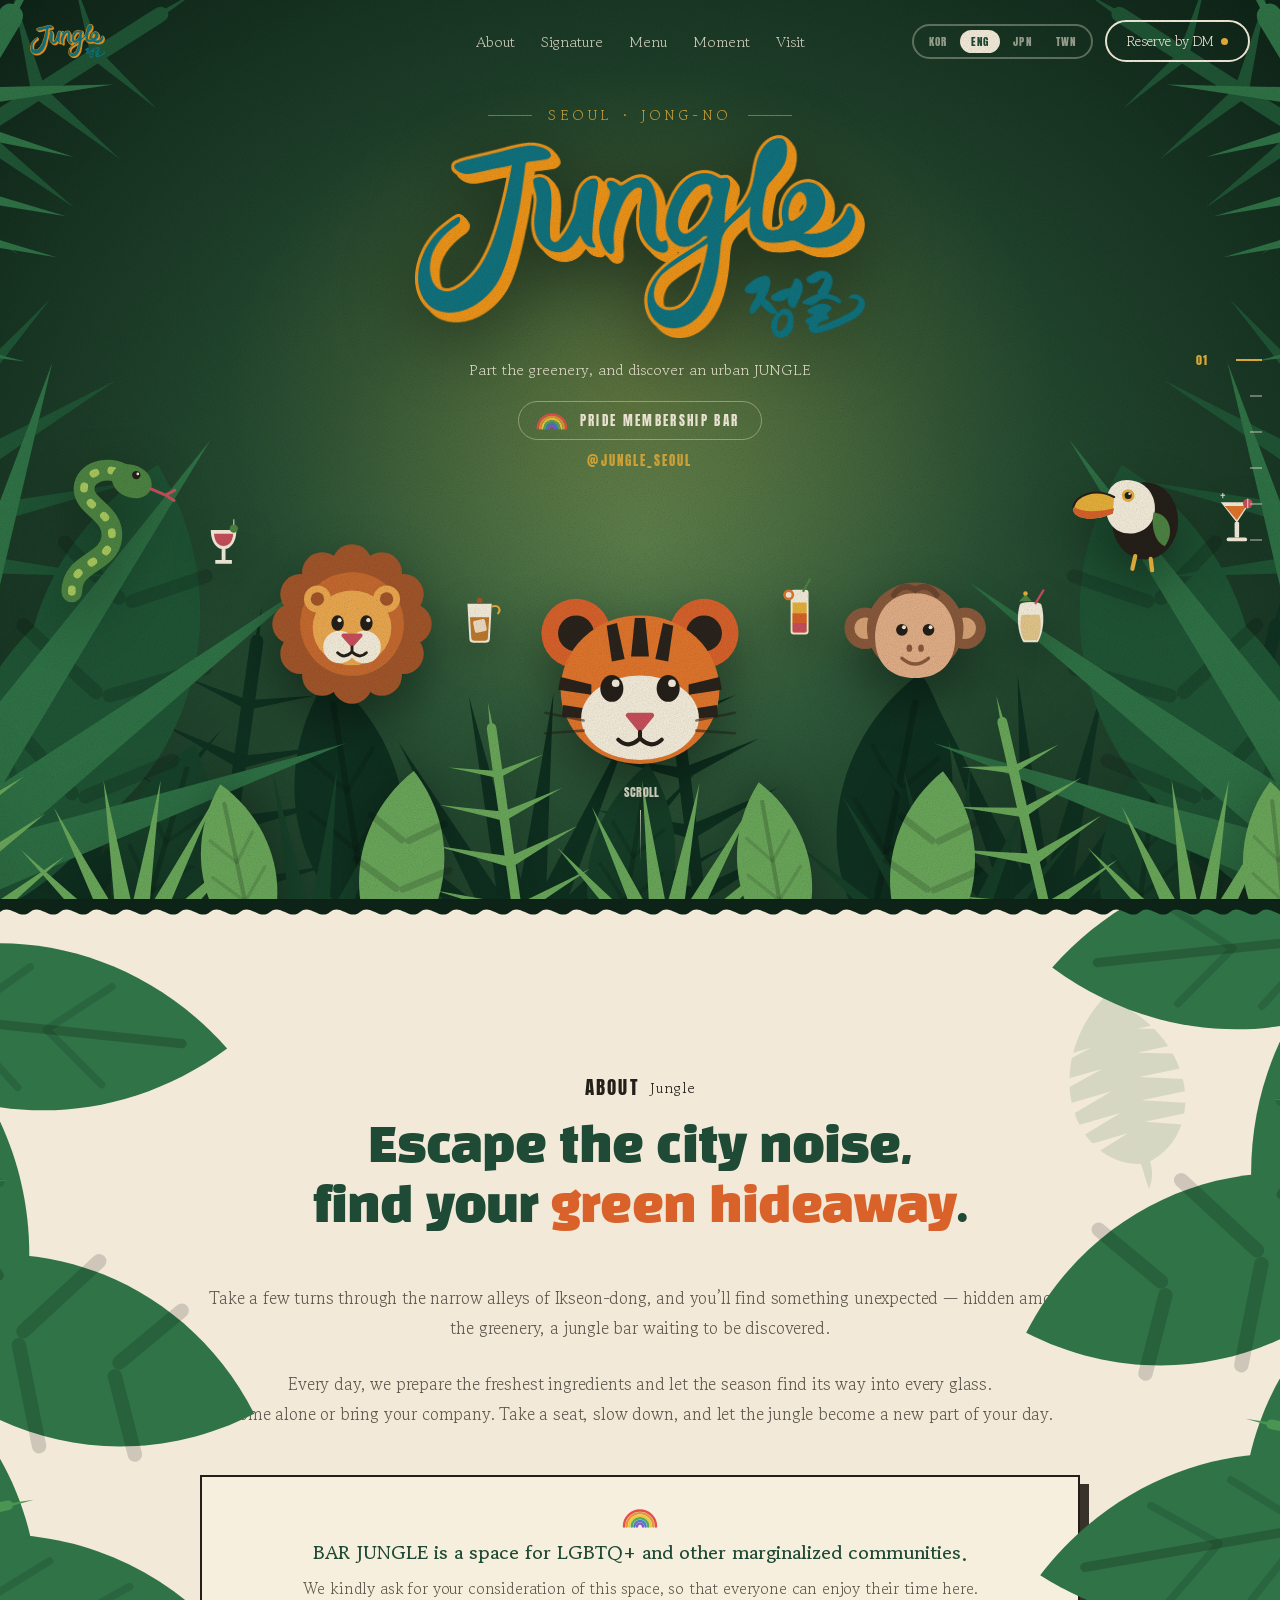
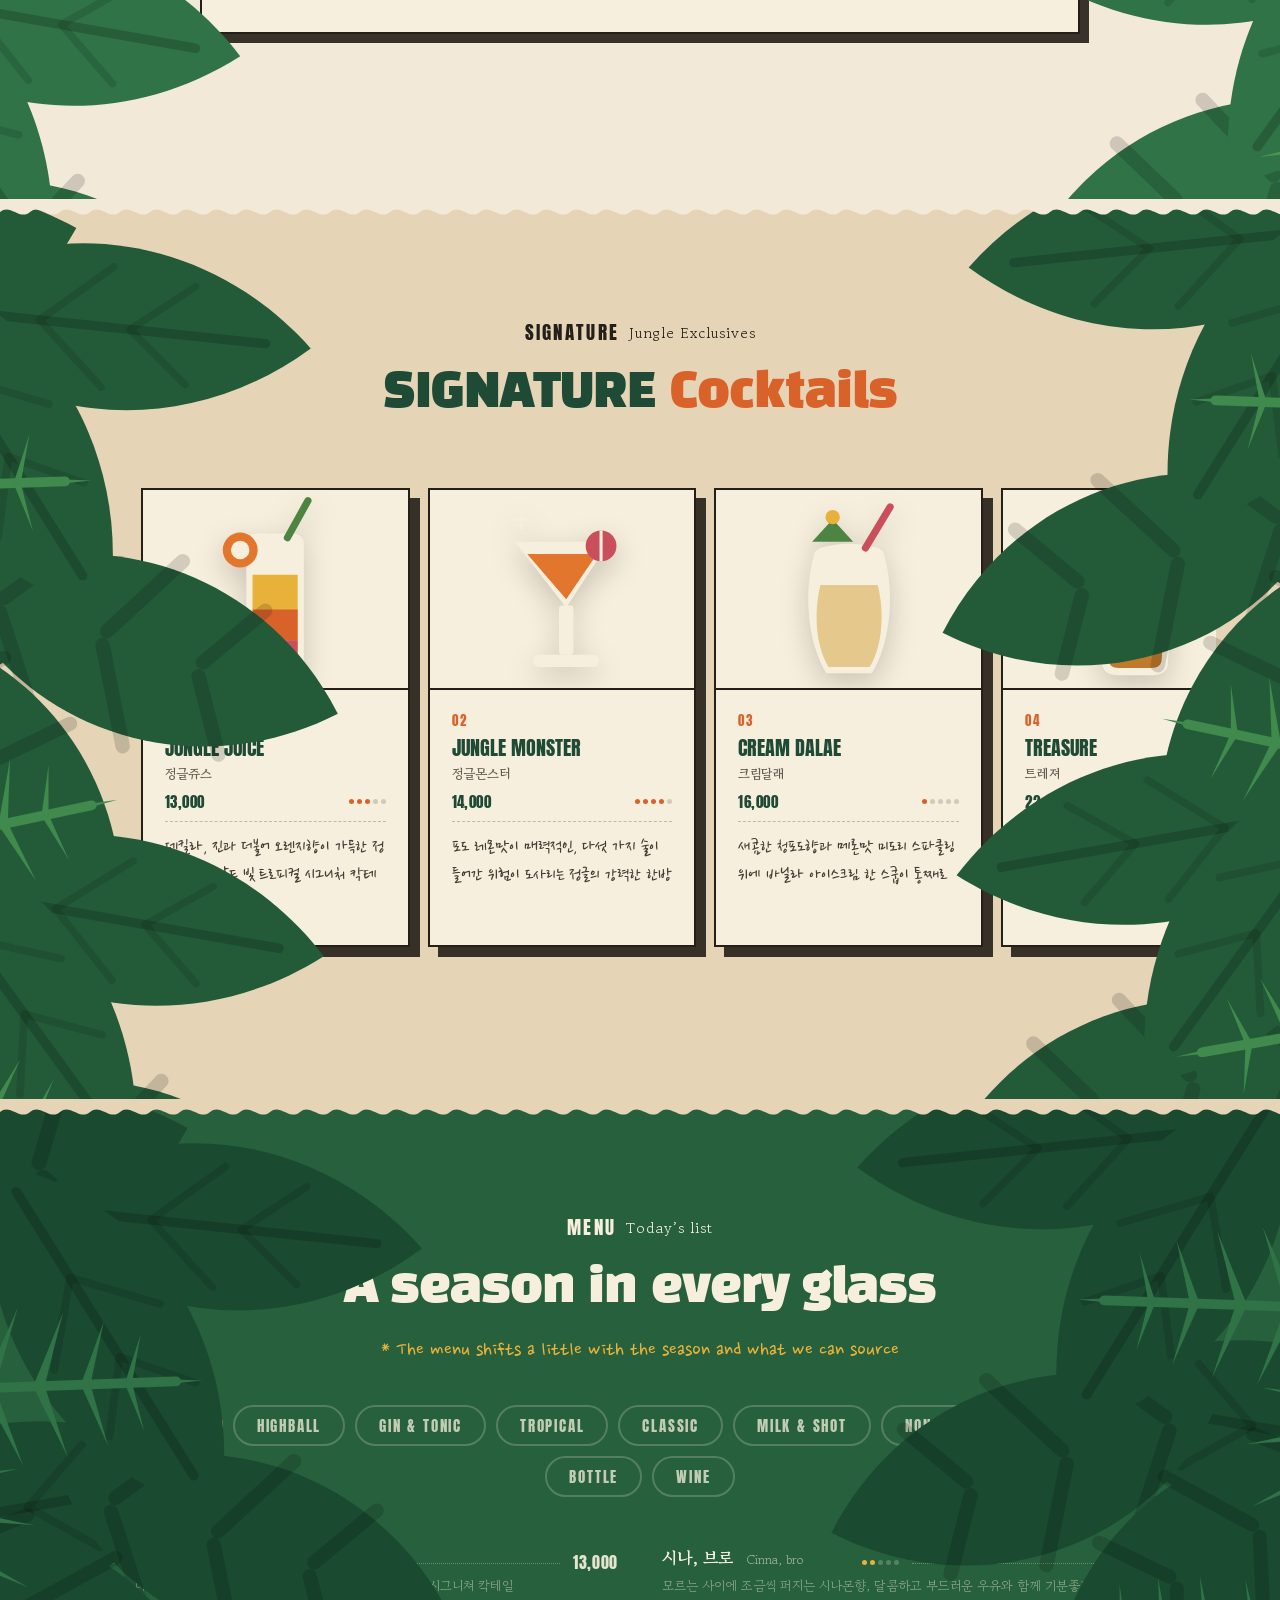
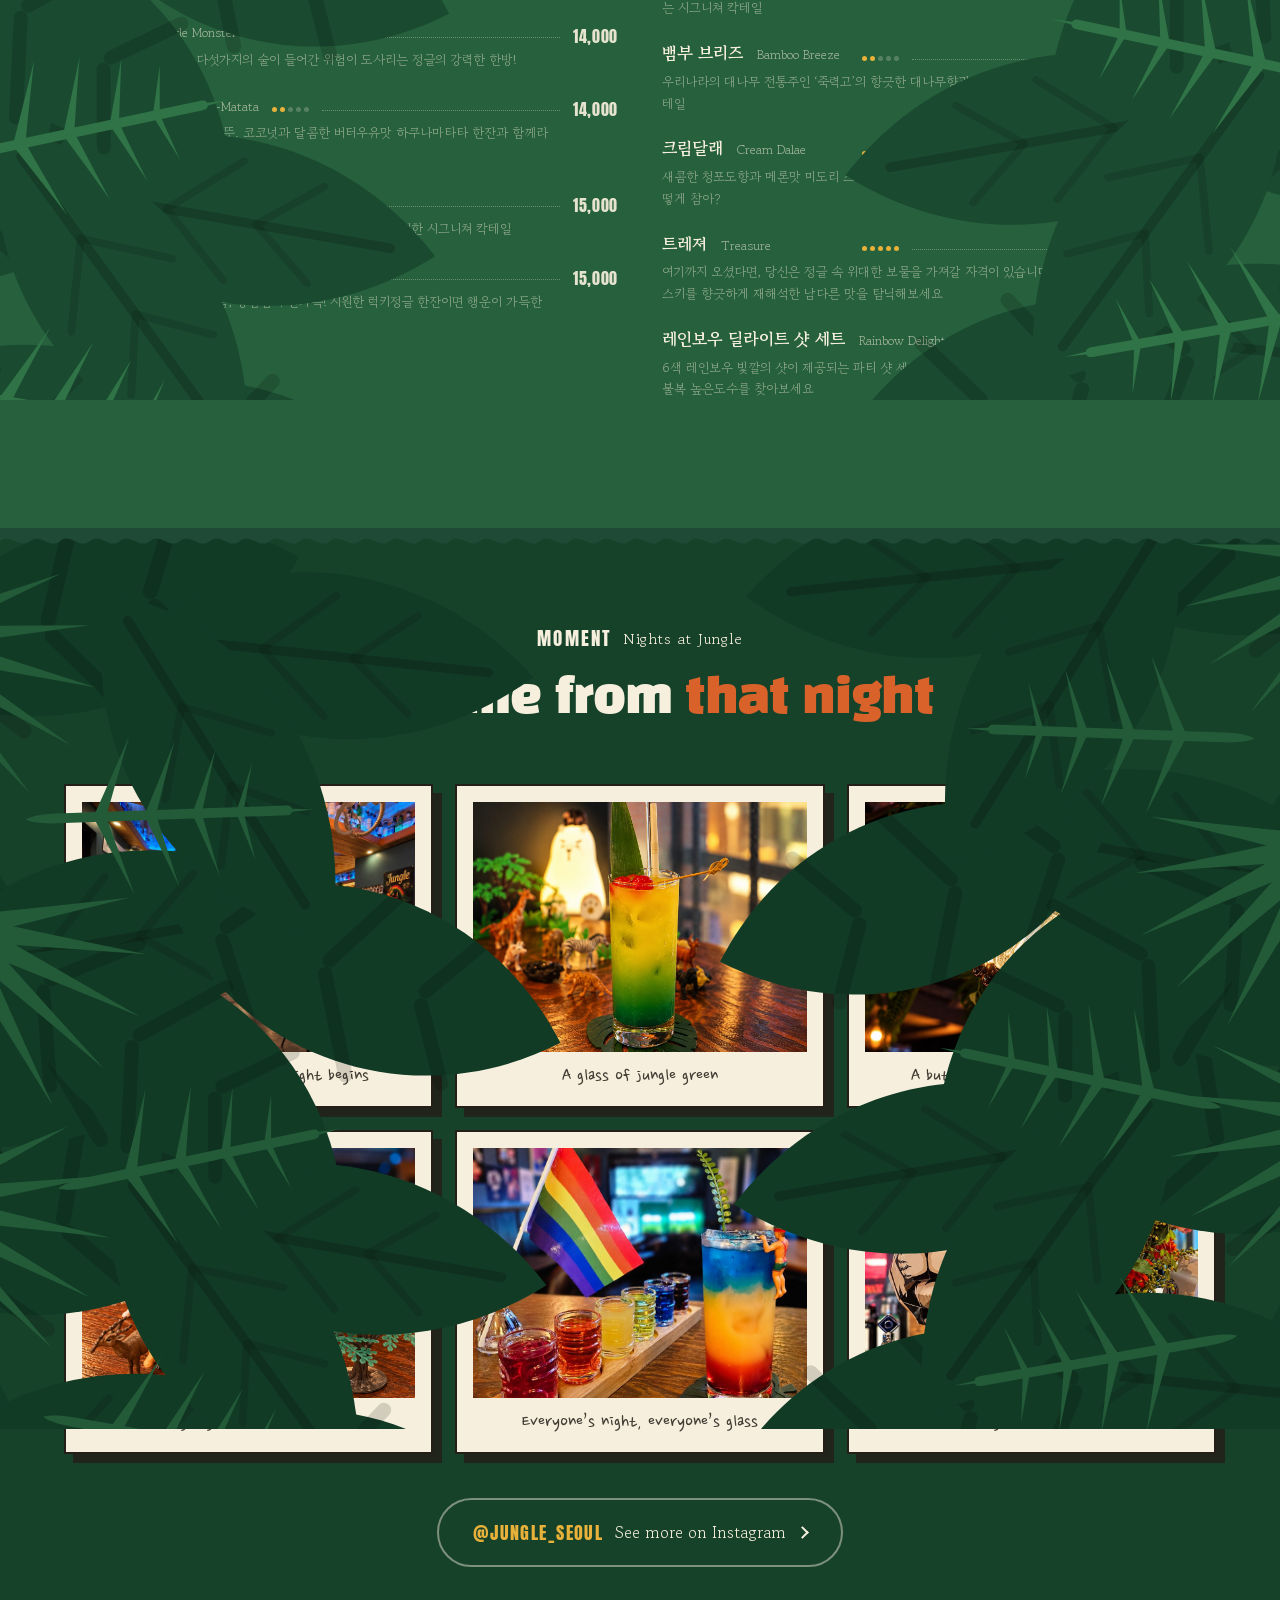
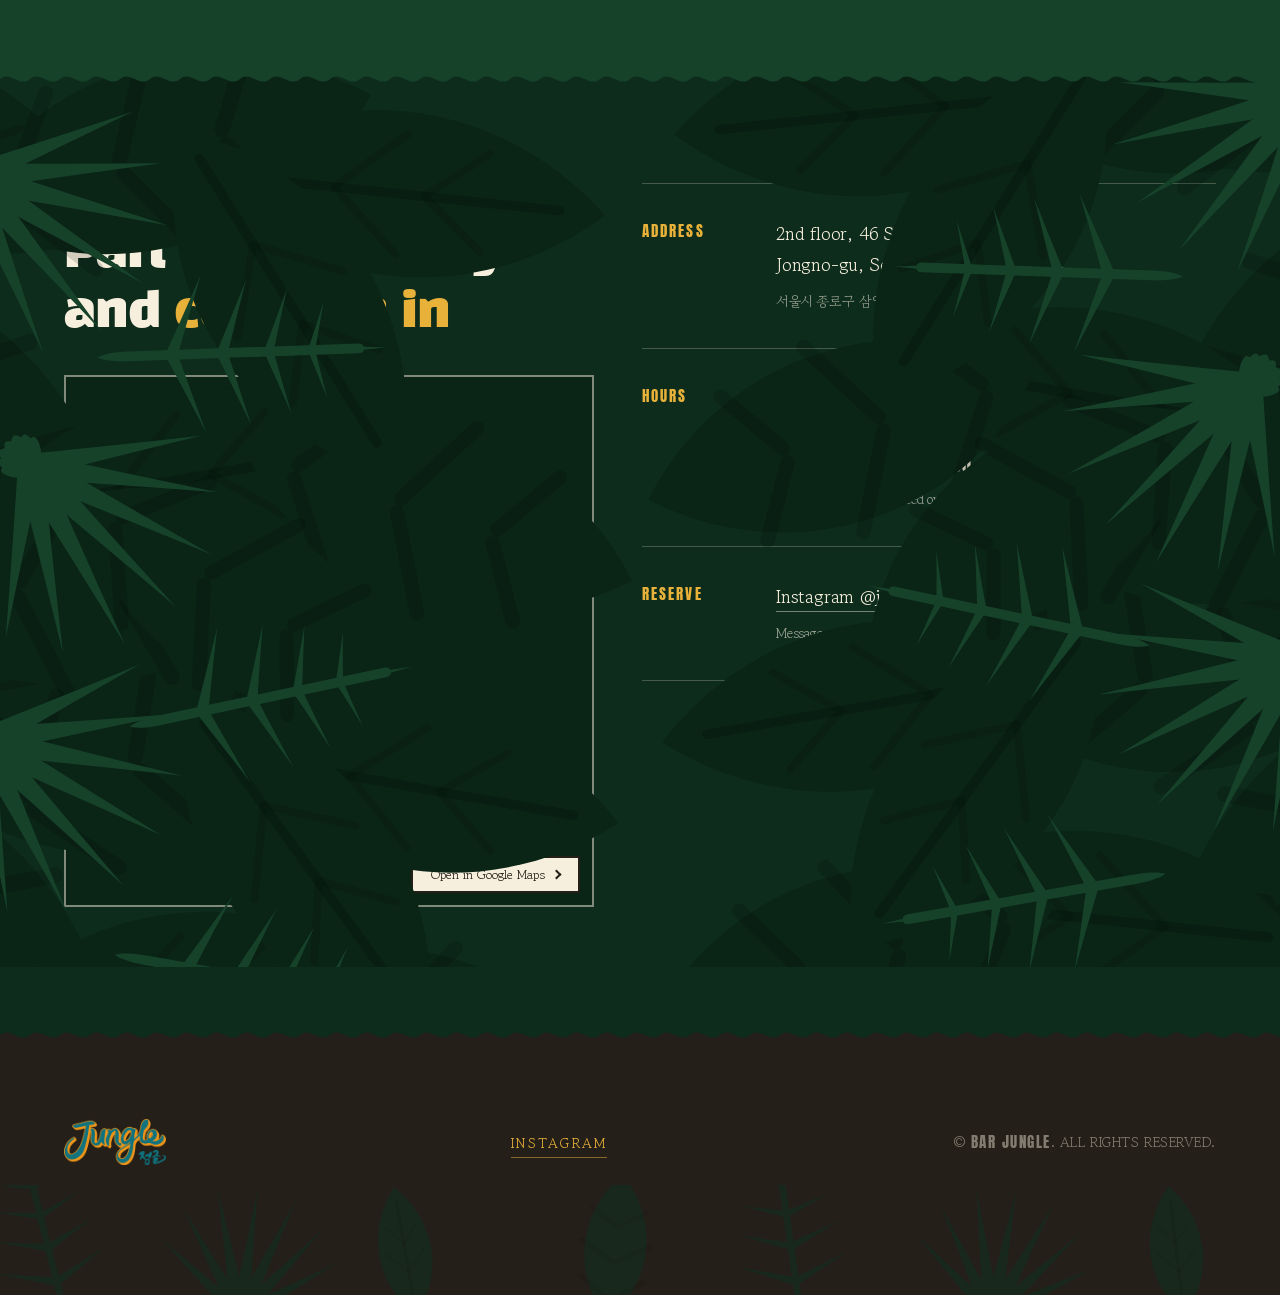
<file: index.html>
<!DOCTYPE html>
<html lang="ko">
<head>
	<meta charset="utf-8">
	<meta name="viewport" content="width=device-width, initial-scale=1.0">
	<title>BAR JUNGLE 바 정글 | 익선동 칵테일 바</title>
	<meta name="description" content="서울 익선동 골목 끝, 도심 속 정글. 시그니처 칵테일과 늦은 밤의 초록빛 아지트 BAR JUNGLE.">
	<meta property="og:title" content="BAR JUNGLE 바 정글 | 익선동 칵테일 바">
	<meta property="og:description" content="풀숲을 헤치고 들어오세요. 서울 익선동 칵테일 바 BAR JUNGLE.">
	<meta property="og:type" content="website">
	<meta property="og:site_name" content="BAR JUNGLE">
	<meta property="og:locale" content="ko_KR">
	<meta property="og:url" content="https://shinbumsun.github.io/bar-jungle/">
	<meta property="og:image" content="https://shinbumsun.github.io/bar-jungle/images/og.jpg">
	<meta property="og:image:width" content="1200">
	<meta property="og:image:height" content="630">
	<meta property="og:image:alt" content="정글 속 호랑이와 칵테일 일러스트, BAR JUNGLE">
	<meta name="twitter:card" content="summary_large_image">
	<meta name="twitter:image" content="https://shinbumsun.github.io/bar-jungle/images/og.jpg">
	<link rel="icon" type="image/png" sizes="32x32" href="./images/favicon-32.png">
	<link rel="icon" type="image/svg+xml" href="./images/favicon.svg">
	<link rel="apple-touch-icon" href="./images/apple-touch-icon.png">
	<meta name="theme-color" content="#0d2317">
	<link rel="preconnect" href="https://fonts.googleapis.com">
	<link rel="preconnect" href="https://fonts.gstatic.com" crossorigin>
	<link href="https://fonts.googleapis.com/css2?family=Anton&family=Black+Han+Sans&family=Gowun+Batang:wght@400;700&family=Nanum+Pen+Script&display=swap" rel="stylesheet">
	<link rel="stylesheet" href="./css/init.css">
	<link rel="stylesheet" href="./css/layout.css">
	<script>
	/* 화면 높이 고정
	   모바일에서 주소창이 접히고 펴지면 보이는 높이가 계속 바뀐다. 그대로 두면
	   섹션 높이가 따라 움직여 화면이 들썩이므로, 처음 잰 값을 --vh 에 박아 두고
	   가로폭이나 방향이 실제로 바뀔 때만 다시 잰다. 첫 페인트 전에 정해야
	   깜빡임이 없어서 CSS 바로 뒤에 인라인으로 둔다. */
	(function () {
		var de = document.documentElement, lastW = -1;
		/* 주소창이 있는 건 터치 기기뿐이다. 데스크톱은 창을 세로로 줄이면
		   그대로 따라가야 하므로 고정하지 않는다. */
		var touch = window.matchMedia && window.matchMedia('(pointer: coarse)').matches;
		function pin(force) {
			var w = window.innerWidth, h = window.innerHeight;
			if (!h) { return; }
			if (touch && !force && w === lastW) { return; }	/* 높이만 바뀐 건 주소창이므로 무시 */
			lastW = w;
			de.style.setProperty('--vh', (h / 100) + 'px');
		}
		pin(true);
		window.addEventListener('resize', function () { pin(false); }, { passive: true });
		window.addEventListener('orientationchange', function () {
			window.setTimeout(function () { pin(true); }, 260);
		}, { passive: true });
	})();
	</script>
</head>
<body>

<!-- SVG Defs S : 종이컷 스타일 잎사귀 원본 -->
<svg class="svg_defs" aria-hidden="true" focusable="false">
	<defs>
		<!-- 잎 한 장. y=0 위쪽 윤곽은 그대로 두고 밑동만 뾰족하게 마무리한다.
		     밑동이 평평하면 수풀이 갈라져 밑동이 드러날 때 칼로 자른 것처럼 보인다. -->
		<path id="lf_blade" d="M-7,0 Q-3,-52 0,-100 Q3,-52 7,0 C6,10 3,16 0,17 C-3,16 -6,10 -7,0 Z"></path>
		<!-- 줄기에 붙는 작은 잎. 밑동이 줄기에 가려지므로 뾰족하게 만들면
		     꼬리가 줄기 반대편으로 삐져나온다. 그래서 평평한 원래 모양을 쓴다. -->
		<path id="lf_leaflet" d="M-7,0 Q-3,-52 0,-100 Q3,-52 7,0 Z"></path>
		<g id="lf_palm">
			<use href="#lf_blade" transform="rotate(-54) scale(0.86)"></use>
			<use href="#lf_blade" transform="rotate(-36) scale(0.94)"></use>
			<use href="#lf_blade" transform="rotate(-18)"></use>
			<use href="#lf_blade"></use>
			<use href="#lf_blade" transform="rotate(18)"></use>
			<use href="#lf_blade" transform="rotate(36) scale(0.94)"></use>
			<use href="#lf_blade" transform="rotate(54) scale(0.86)"></use>
		</g>
		<g id="lf_oval">
			<path d="M0,0 C-27,-24 -31,-72 0,-106 C31,-72 27,-24 0,0 Z"></path>
			<path d="M0,-8 L0,-94" fill="none" stroke="rgba(0,0,0,0.18)" stroke-width="2.5" stroke-linecap="round"></path>
			<path d="M0,-34 L-16,-52 M0,-34 L16,-52 M0,-58 L-13,-74 M0,-58 L13,-74" fill="none" stroke="rgba(0,0,0,0.12)" stroke-width="2" stroke-linecap="round"></path>
		</g>
		<g id="lf_frond">
			<path d="M0,-121 C1.6,-121 2.5,-120 2.5,-118 L2.5,0 C2.5,8 1.4,14 0,16 C-1.4,14 -2.5,8 -2.5,0 L-2.5,-118 C-2.5,-120 -1.6,-121 0,-121 Z"></path>
			<use href="#lf_leaflet" transform="translate(0,-22) rotate(68) scale(0.44)"></use>
			<use href="#lf_leaflet" transform="translate(0,-22) rotate(-68) scale(0.44)"></use>
			<use href="#lf_leaflet" transform="translate(0,-48) rotate(70) scale(0.4)"></use>
			<use href="#lf_leaflet" transform="translate(0,-48) rotate(-70) scale(0.4)"></use>
			<use href="#lf_leaflet" transform="translate(0,-72) rotate(72) scale(0.34)"></use>
			<use href="#lf_leaflet" transform="translate(0,-72) rotate(-72) scale(0.34)"></use>
			<use href="#lf_leaflet" transform="translate(0,-94) rotate(74) scale(0.26)"></use>
			<use href="#lf_leaflet" transform="translate(0,-94) rotate(-74) scale(0.26)"></use>
			<use href="#lf_leaflet" transform="translate(0,-112) scale(0.2)"></use>
		</g>
		<g id="lf_split">
			<path d="M0,0 C-30,-26 -34,-78 0,-112 C34,-78 30,-26 0,0 Z"></path>
			<path d="M-2,-14 L-24,-30 M2,-14 L24,-30 M-2,-44 L-27,-58 M2,-44 L27,-58 M-2,-72 L-21,-84 M2,-72 L21,-84" fill="none" stroke="rgba(0,0,0,0.15)" stroke-width="4" stroke-linecap="round"></path>
		</g>
		<g id="ck1">
<path d="M34,54 L126,54 L84,118 Z" fill="#f7efdd"></path>
							<path d="M46,66 L114,66 L84,110 Z" fill="#e2762c"></path>
							<rect x="77" y="116" width="14" height="48" rx="3" fill="#f7efdd"></rect>
							<rect x="52" y="164" width="64" height="12" rx="6" fill="#f7efdd"></rect>
							<circle cx="118" cy="58" r="15" fill="#c94f5c"></circle>
							<path d="M118,43 L118,73" stroke="#f7efdd" stroke-width="3"></path>
							<path d="M40,40 L40,26 M34,32 L46,32" stroke="#f7efdd" stroke-width="3" stroke-linecap="round"></path>
		</g>
		<g id="ck2">
<path d="M42,62 L118,62 L112,172 C112,180 106,184 98,184 L62,184 C54,184 48,180 48,172 Z" fill="#f7efdd"></path>
							<path d="M50,104 L110,104 L106,168 C106,174 102,177 96,177 L64,177 C58,177 54,174 54,168 Z" fill="#c07a2c"></path>
							<rect x="62" y="112" width="38" height="38" rx="6" transform="rotate(-12 81 131)" fill="#f7efdd" opacity="0.85"></rect>
							<path d="M120,70 C140,64 148,80 138,92" fill="none" stroke="#e8b13a" stroke-width="6" stroke-linecap="round"></path>
							<circle cx="80" cy="52" r="9" fill="#a3562a"></circle>
		</g>
		<g id="ck3">
<path d="M46,66 C34,108 42,158 58,182 L102,182 C118,158 126,108 114,66 Z" fill="#f7efdd"></path>
							<path d="M52,96 C44,130 50,160 60,176 L100,176 C110,160 116,130 108,96 Z" fill="#e5c98c"></path>
							<ellipse cx="80" cy="66" rx="34" ry="10" fill="#f7efdd"></ellipse>
							<path d="M96,60 L120,20" stroke="#c94f5c" stroke-width="7" stroke-linecap="round"></path>
							<path d="M44,54 L64,32 L84,54 Z" fill="#4d8442"></path>
							<circle cx="64" cy="30" r="7" fill="#e8b13a"></circle>
		</g>
		<g id="ck4">
<rect x="52" y="46" width="56" height="140" rx="10" fill="#f7efdd"></rect>
							<path d="M58,86 L102,86 L102,174 C102,178 99,180 95,180 L65,180 C61,180 58,178 58,174 Z" fill="#e8b13a"></path>
							<path d="M58,120 L102,120 L102,150 L58,150 Z" fill="#d9622b"></path>
							<path d="M58,150 L102,150 L102,174 C102,178 99,180 95,180 L65,180 C61,180 58,178 58,174 Z" fill="#c94f5c"></path>
							<path d="M92,50 L112,14" stroke="#4d8442" stroke-width="7" stroke-linecap="round"></path>
							<circle cx="46" cy="62" r="17" fill="#e2762c"></circle>
							<circle cx="46" cy="62" r="9" fill="#f7efdd"></circle>
		</g>
			<g id="ck5">
			<path d="M34,96 L58,96 L55,150 C55,156 51,159 46,159 C41,159 37,156 37,150 Z" fill="#f7efdd"></path>
			<path d="M36,116 L56,116 L53,148 C53,152 50,154 46,154 C42,154 39,152 39,148 Z" fill="#c94f5c"></path>
			<path d="M68,88 L92,88 L89,150 C89,156 85,159 80,159 C75,159 71,156 71,150 Z" fill="#f7efdd"></path>
			<path d="M70,110 L90,110 L87,148 C87,152 84,154 80,154 C76,154 73,152 73,148 Z" fill="#e8b13a"></path>
			<path d="M102,96 L126,96 L123,150 C123,156 119,159 114,159 C109,159 105,156 105,150 Z" fill="#f7efdd"></path>
			<path d="M104,116 L124,116 L121,148 C121,152 118,154 114,154 C110,154 107,152 107,148 Z" fill="#2f7346"></path>
			<rect x="22" y="162" width="116" height="12" rx="4" fill="#f7efdd"></rect>
		</g>
		<g id="ck6">
			<path d="M40,56 L120,56 C120,92 104,112 86,116 L86,150 L106,150 L106,162 L54,162 L54,150 L74,150 L74,116 C56,112 40,92 40,56 Z" fill="#f7efdd"></path>
			<path d="M50,68 L110,68 C108,94 96,106 80,106 C64,106 52,94 50,68 Z" fill="#c94f5c"></path>
			<circle cx="112" cy="52" r="13" fill="#4d8442"></circle>
			<path d="M112,39 L112,24" stroke="#f7efdd" stroke-width="3" stroke-linecap="round"></path>
		</g>
</defs>
</svg>
<!-- SVG Defs E -->

<div id="wrap">

	<i class="jg_shade" aria-hidden="true"></i>

	<!-- Header S -->
	<header id="header">
		<h1 class="h_logo"><a href="#hero" title="BAR JUNGLE_메인으로"><img src="./images/logo_jungle.png" alt="BAR JUNGLE 정글"></a></h1>
		<nav class="h_gnb">
			<ul class="hg_list">
				<li class="hgl_item"><a href="#about" title="Menu_소개"><span data-i18n="nav.about">소개</span></a></li>
				<li class="hgl_item"><a href="#signature" title="Menu_시그니처"><span data-i18n="nav.signature">시그니처</span></a></li>
				<li class="hgl_item"><a href="#menu" title="Menu_메뉴"><span data-i18n="nav.menu">메뉴</span></a></li>
				<li class="hgl_item"><a href="#moment" title="Menu_모먼트"><span data-i18n="nav.moment">모먼트</span></a></li>
				<li class="hgl_item"><a href="#visit" title="Menu_오시는 길"><span data-i18n="nav.visit">오시는 길</span></a></li>
			</ul>
		</nav>
		<div class="h_util">
			<div class="h_lang" role="group" aria-label="Language">
				<button type="button" class="hl_btn on" data-lang="ko" title="Language_한국어">KOR</button>
				<button type="button" class="hl_btn" data-lang="en" title="Language_English">ENG</button>
				<button type="button" class="hl_btn" data-lang="ja" title="Language_日本語">JPN</button>
				<button type="button" class="hl_btn" data-lang="zh" title="Language_繁體中文">TWN</button>
			</div>
			<a href="https://www.instagram.com/jungle_seoul/" class="h_book" target="_blank" rel="noopener" title="Reserve_인스타그램 DM 예약"><span data-i18n="nav.book">예약 DM</span><i></i></a>
		</div>
		<button type="button" class="h_toggle" title="Menu_모바일 메뉴 열기"><i></i><i></i><i></i><span class="blind">메뉴 열기</span></button>
	</header>
	<!-- Header E -->

	<!-- Depth Nav S -->
	<nav id="depth" aria-label="정글 깊이 이동">
		<ul class="d_list">
			<li class="dl_item on"><a href="#hero" title="Depth_입구"><em class="font">01</em><span>입구</span><i></i></a></li>
			<li class="dl_item"><a href="#about" title="Depth_소개"><em class="font">02</em><span>소개</span><i></i></a></li>
			<li class="dl_item"><a href="#signature" title="Depth_시그니처"><em class="font">03</em><span>시그니처</span><i></i></a></li>
			<li class="dl_item"><a href="#menu" title="Depth_메뉴"><em class="font">04</em><span>메뉴</span><i></i></a></li>
			<li class="dl_item"><a href="#moment" title="Depth_모먼트"><em class="font">05</em><span>모먼트</span><i></i></a></li>
			<li class="dl_item"><a href="#visit" title="Depth_오시는 길"><em class="font">06</em><span>오시는 길</span><i></i></a></li>
		</ul>
	</nav>
	<!-- Depth Nav E -->

	<!-- Hero S : 풀숲이 열리며 동물이 등장 -->
	<section id="hero" data-tone="dark">
		<div class="he_sky"></div>

		<!-- 안쪽 깊은 숲 S -->
		<svg class="he_far" viewBox="0 0 1600 900" preserveAspectRatio="xMidYMax slice" aria-hidden="true">
			<g class="lfc0">
				<use href="#lf_palm" transform="translate(90,930) rotate(-14) scale(3.6)"></use>
				<use href="#lf_frond" transform="translate(280,960) rotate(8) scale(3.2)"></use>
				<use href="#lf_oval" transform="translate(470,940) rotate(-9) scale(3)"></use>
				<use href="#lf_palm" transform="translate(660,975) rotate(6) scale(3.3)"></use>
				<use href="#lf_frond" transform="translate(880,960) rotate(-7) scale(3)"></use>
				<use href="#lf_oval" transform="translate(1080,945) rotate(11) scale(3.1)"></use>
				<use href="#lf_palm" transform="translate(1290,965) rotate(-5) scale(3.4)"></use>
				<use href="#lf_frond" transform="translate(1490,935) rotate(13) scale(3.2)"></use>
			</g>
			<g class="lfc1">
				<use href="#lf_oval" transform="translate(180,975) rotate(16) scale(2.6)"></use>
				<use href="#lf_palm" transform="translate(400,990) rotate(-11) scale(2.5)"></use>
				<use href="#lf_oval" transform="translate(770,985) rotate(9) scale(2.4)"></use>
				<use href="#lf_palm" transform="translate(1180,995) rotate(-13) scale(2.6)"></use>
				<use href="#lf_oval" transform="translate(1400,980) rotate(7) scale(2.5)"></use>
			</g>
		</svg>
		<!-- 안쪽 깊은 숲 E -->

		<!-- 동물 등장 S -->
		<div class="he_animals">

			<div class="hea_item snake" data-animal="snake">
				<svg viewBox="0 0 200 200" aria-hidden="true">
					<path d="M44,186 C44,146 92,150 96,116 C100,82 58,76 60,50 C62,30 88,22 110,32" fill="none" stroke="#4d8442" stroke-width="27" stroke-linecap="round"></path>
					<path d="M44,186 C44,146 92,150 96,116 C100,82 58,76 60,50 C62,30 88,22 110,32" fill="none" stroke="#a9c95d" stroke-width="10" stroke-linecap="round" stroke-dasharray="3 21"></path>
					<ellipse cx="122" cy="42" rx="27" ry="21" transform="rotate(24 122 42)" fill="#4d8442"></ellipse>
					<circle cx="128" cy="34" r="5.5" fill="#241f18"></circle>
					<circle cx="130" cy="32.5" r="1.8" fill="#f7efdd"></circle>
					<path d="M147,52 L166,60 M166,60 L178,54 M166,60 L177,67" fill="none" stroke="#c94f5c" stroke-width="4" stroke-linecap="round"></path>
				</svg>
			</div>

			<div class="hea_item lion" data-animal="lion">
				<svg viewBox="0 0 200 200" aria-hidden="true">
					<g fill="#a3562a">
						<circle cx="162" cy="100" r="21"></circle><circle cx="153.7" cy="131" r="21"></circle><circle cx="131" cy="153.7" r="21"></circle><circle cx="100" cy="162" r="21"></circle><circle cx="69" cy="153.7" r="21"></circle><circle cx="46.3" cy="131" r="21"></circle><circle cx="38" cy="100" r="21"></circle><circle cx="46.3" cy="69" r="21"></circle><circle cx="69" cy="46.3" r="21"></circle><circle cx="100" cy="38" r="21"></circle><circle cx="131" cy="46.3" r="21"></circle><circle cx="153.7" cy="69" r="21"></circle>
					</g>
					<circle cx="100" cy="100" r="54" fill="#c76a2f"></circle>
					<circle cx="64" cy="74" r="14" fill="#eda94f"></circle><circle cx="136" cy="74" r="14" fill="#eda94f"></circle>
					<circle cx="64" cy="74" r="7" fill="#a3562a"></circle><circle cx="136" cy="74" r="7" fill="#a3562a"></circle>
					<ellipse cx="100" cy="104" rx="41" ry="39" fill="#eda94f"></ellipse>
					<circle cx="87" cy="124" r="17" fill="#f7efdd"></circle><circle cx="113" cy="124" r="17" fill="#f7efdd"></circle>
					<ellipse cx="85" cy="99" rx="6.5" ry="8" fill="#241f18"></ellipse><ellipse cx="115" cy="99" rx="6.5" ry="8" fill="#241f18"></ellipse>
					<circle cx="87" cy="96" r="2.2" fill="#f7efdd"></circle><circle cx="117" cy="96" r="2.2" fill="#f7efdd"></circle>
					<path d="M91,112 L109,112 L100,122 Z" fill="#c94f5c" stroke="#c94f5c" stroke-width="4" stroke-linejoin="round"></path>
					<path d="M100,124 L100,129 M100,129 Q92,137 85,130 M100,129 Q108,137 115,130" fill="none" stroke="#241f18" stroke-width="3" stroke-linecap="round"></path>
				</svg>
			</div>

			<div class="hea_item tiger" data-animal="tiger">
				<svg viewBox="0 0 200 200" aria-hidden="true">
					<circle cx="50" cy="62" r="27" fill="#d9622b"></circle><circle cx="150" cy="62" r="27" fill="#d9622b"></circle>
					<circle cx="50" cy="62" r="14" fill="#2a231c"></circle><circle cx="150" cy="62" r="14" fill="#2a231c"></circle>
					<ellipse cx="100" cy="106" rx="62" ry="58" fill="#e2762c"></ellipse>
					<g fill="#2a231c">
						<path d="M96,50 L104,50 L107,80 L93,80 Z"></path>
						<path d="M74,56 L82,54 L88,82 L78,84 Z"></path>
						<path d="M126,56 L118,54 L112,82 L122,84 Z"></path>
						<path d="M38,96 L62,102 L62,110 L36,106 Z"></path>
						<path d="M40,118 L60,121 L59,129 L39,127 Z"></path>
						<path d="M162,96 L138,102 L138,110 L164,106 Z"></path>
						<path d="M160,118 L140,121 L141,129 L161,127 Z"></path>
					</g>
					<ellipse cx="100" cy="128" rx="46" ry="33" fill="#f7efdd"></ellipse>
					<ellipse cx="78" cy="105" rx="9" ry="10.5" fill="#241f18"></ellipse><ellipse cx="122" cy="105" rx="9" ry="10.5" fill="#241f18"></ellipse>
					<circle cx="81" cy="101" r="3" fill="#f7efdd"></circle><circle cx="125" cy="101" r="3" fill="#f7efdd"></circle>
					<path d="M91,126 L109,126 L100,137 Z" fill="#c94f5c" stroke="#c94f5c" stroke-width="4" stroke-linejoin="round"></path>
					<path d="M100,139 L100,144 M100,144 Q91,153 83,145 M100,144 Q109,153 117,145" fill="none" stroke="#241f18" stroke-width="3.2" stroke-linecap="round"></path>
					<path d="M56,130 L26,124 M56,138 L26,140 M144,130 L174,124 M144,138 L174,140" fill="none" stroke="#241f18" stroke-width="2" stroke-linecap="round" opacity="0.55"></path>
				</svg>
			</div>

			<div class="hea_item monkey" data-animal="monkey">
				<svg viewBox="0 0 200 200" aria-hidden="true">
					<circle cx="40" cy="100" r="25" fill="#8a5a3c"></circle><circle cx="160" cy="100" r="25" fill="#8a5a3c"></circle>
					<circle cx="40" cy="100" r="13" fill="#d9a476"></circle><circle cx="160" cy="100" r="13" fill="#d9a476"></circle>
					<ellipse cx="100" cy="100" rx="58" ry="55" fill="#8a5a3c"></ellipse>
					<path d="M100,58 C136,58 150,88 148,116 C146,146 126,160 100,160 C74,160 54,146 52,116 C50,88 64,58 100,58 Z" fill="#e3b088"></path>
					<circle cx="84" cy="102" r="7" fill="#241f18"></circle><circle cx="116" cy="102" r="7" fill="#241f18"></circle>
					<circle cx="86.5" cy="99" r="2.4" fill="#f7efdd"></circle><circle cx="118.5" cy="99" r="2.4" fill="#f7efdd"></circle>
					<ellipse cx="93" cy="124" rx="3.4" ry="4.4" fill="#8a5a3c"></ellipse><ellipse cx="107" cy="124" rx="3.4" ry="4.4" fill="#8a5a3c"></ellipse>
					<path d="M84,136 Q100,150 116,136" fill="none" stroke="#8a5a3c" stroke-width="4" stroke-linecap="round"></path>
					<path d="M74,60 Q86,44 100,54 Q114,44 126,60" fill="none" stroke="#6d4630" stroke-width="7" stroke-linecap="round"></path>
				</svg>
			</div>

			<div class="hea_item toucan" data-animal="toucan">
				<svg viewBox="0 0 200 200" aria-hidden="true">
					<ellipse cx="118" cy="122" rx="47" ry="55" fill="#241f18"></ellipse>
					<path d="M92,64 C118,64 132,84 132,104 C132,126 116,140 96,140 C74,140 62,122 62,102 C62,80 72,64 92,64 Z" fill="#f7efdd"></path>
					<path d="M74,88 C46,74 20,86 16,102 C12,120 44,124 72,112 Z" fill="#e8b13a"></path>
					<path d="M74,104 C50,110 28,110 16,102 C12,120 44,124 72,112 Z" fill="#d9622b"></path>
					<path d="M74,88 C46,74 20,86 16,102" fill="none" stroke="#241f18" stroke-width="3" stroke-linecap="round"></path>
					<circle cx="94" cy="86" r="9" fill="#e8b13a"></circle>
					<circle cx="94" cy="86" r="5" fill="#241f18"></circle>
					<circle cx="96" cy="83.5" r="1.8" fill="#f7efdd"></circle>
					<path d="M130,110 C154,112 160,140 146,158 C132,152 126,130 130,110 Z" fill="#4d8442"></path>
					<path d="M104,172 L100,190 M126,176 L128,192" fill="none" stroke="#e8b13a" stroke-width="6" stroke-linecap="round"></path>
				</svg>
			</div>


			<div class="hea_drink d_snake"><svg viewBox="0 0 160 200" aria-hidden="true"><use href="#ck6"></use></svg></div>
			<div class="hea_drink d_lion"><svg viewBox="0 0 160 200" aria-hidden="true"><use href="#ck2"></use></svg></div>
			<div class="hea_drink d_tiger"><svg viewBox="0 0 160 200" aria-hidden="true"><use href="#ck4"></use></svg></div>
			<div class="hea_drink d_monkey"><svg viewBox="0 0 160 200" aria-hidden="true"><use href="#ck3"></use></svg></div>
			<div class="hea_drink d_toucan"><svg viewBox="0 0 160 200" aria-hidden="true"><use href="#ck1"></use></svg></div>
		</div>
		<!-- 동물 등장 E -->

		<!-- 히어로 타이틀 S -->
		<div class="he_title">
			<p class="het_eyebrow"><i></i><span>SEOUL · JONG-NO</span><i></i></p>
			<h2 class="het_logo"><img src="./images/logo_jungle.png" alt="BAR JUNGLE 정글"></h2>
			<p class="het_sub" data-i18n="hero.sub">풀숲을 헤치면, 도심 한가운데 정글</p>
			<div class="het_row">
				<p class="het_pride">
					<svg class="hp_bow" viewBox="0 0 38 21" aria-hidden="true">
						<g fill="none" stroke-width="2.4" stroke-linecap="round">
							<path d="M3,19.5 A16,16 0 0 1 35,19.5" stroke="#e2524a"></path>
							<path d="M5.6,19.5 A13.4,13.4 0 0 1 32.4,19.5" stroke="#e8923a"></path>
							<path d="M8.2,19.5 A10.8,10.8 0 0 1 29.8,19.5" stroke="#e8c93a"></path>
							<path d="M10.8,19.5 A8.2,8.2 0 0 1 27.2,19.5" stroke="#5aa85a"></path>
							<path d="M13.4,19.5 A5.6,5.6 0 0 1 24.6,19.5" stroke="#3f7fd0"></path>
							<path d="M16,19.5 A3,3 0 0 1 22,19.5" stroke="#8f55c8"></path>
						</g>
					</svg>
					<span class="font">PRIDE MEMBERSHIP BAR</span>
				</p>
			</div>
			<p class="het_igrow"><a href="https://www.instagram.com/jungle_seoul/" class="het_ig font" target="_blank" rel="noopener" title="Instagram_인스타그램">@JUNGLE_SEOUL</a></p>
		</div>
		<!-- 히어로 타이틀 E -->

		<!-- 앞쪽 풀숲(좌우로 열림) S -->
		<div class="he_bush">
			<svg class="heb_leaf heb_l2" viewBox="0 0 600 1000" preserveAspectRatio="xMinYMax slice" aria-hidden="true">
				<g class="lfc2">
					<use href="#lf_palm" transform="translate(60,1010) rotate(14) scale(3.4)"></use>
					<use href="#lf_oval" transform="translate(210,1020) rotate(30) scale(3.2)"></use>
					<use href="#lf_frond" transform="translate(-10,820) rotate(38) scale(3)"></use>
					<use href="#lf_split" transform="translate(300,960) rotate(18) scale(2.9)"></use>
					<use href="#lf_palm" transform="translate(120,700) rotate(46) scale(2.8)"></use>
					<use href="#lf_oval" transform="translate(-30,540) rotate(58) scale(2.7)"></use>
					<use href="#lf_frond" transform="translate(160,420) rotate(62) scale(2.6)"></use>
					<use href="#lf_palm" transform="translate(-20,240) rotate(74) scale(2.6)"></use>
					<use href="#lf_oval" transform="translate(90,110) rotate(96) scale(2.4)"></use>
				</g>
			</svg>
			<svg class="heb_leaf heb_r2" viewBox="0 0 600 1000" preserveAspectRatio="xMaxYMax slice" aria-hidden="true">
				<g class="lfc2">
					<use href="#lf_palm" transform="translate(540,1010) rotate(-14) scale(3.4)"></use>
					<use href="#lf_oval" transform="translate(390,1020) rotate(-30) scale(3.2)"></use>
					<use href="#lf_frond" transform="translate(610,820) rotate(-38) scale(3)"></use>
					<use href="#lf_split" transform="translate(300,960) rotate(-18) scale(2.9)"></use>
					<use href="#lf_palm" transform="translate(480,700) rotate(-46) scale(2.8)"></use>
					<use href="#lf_oval" transform="translate(630,540) rotate(-58) scale(2.7)"></use>
					<use href="#lf_frond" transform="translate(440,420) rotate(-62) scale(2.6)"></use>
					<use href="#lf_palm" transform="translate(620,240) rotate(-74) scale(2.6)"></use>
					<use href="#lf_oval" transform="translate(510,110) rotate(-96) scale(2.4)"></use>
				</g>
			</svg>
			<svg class="heb_leaf heb_l1" viewBox="0 0 600 1000" preserveAspectRatio="xMinYMax slice" aria-hidden="true">
				<g class="lfc3">
					<use href="#lf_split" transform="translate(120,1030) rotate(10) scale(4.2)"></use>
					<use href="#lf_palm" transform="translate(330,1040) rotate(26) scale(4)"></use>
					<use href="#lf_oval" transform="translate(-20,900) rotate(34) scale(3.8)"></use>
					<use href="#lf_frond" transform="translate(240,760) rotate(40) scale(3.6)"></use>
					<use href="#lf_split" transform="translate(30,620) rotate(52) scale(3.5)"></use>
					<use href="#lf_palm" transform="translate(260,470) rotate(58) scale(3.4)"></use>
					<use href="#lf_oval" transform="translate(-40,340) rotate(70) scale(3.3)"></use>
					<use href="#lf_frond" transform="translate(190,180) rotate(84) scale(3.2)"></use>
					<use href="#lf_palm" transform="translate(-10,40) rotate(104) scale(3)"></use>
				</g>
				<g class="lfc4">
					<use href="#lf_oval" transform="translate(200,1000) rotate(-4) scale(2.6)"></use>
					<use href="#lf_frond" transform="translate(60,780) rotate(24) scale(2.4)"></use>
					<use href="#lf_oval" transform="translate(300,560) rotate(44) scale(2.3)"></use>
					<use href="#lf_frond" transform="translate(80,300) rotate(76) scale(2.2)"></use>
				</g>
			</svg>
			<svg class="heb_leaf heb_r1" viewBox="0 0 600 1000" preserveAspectRatio="xMaxYMax slice" aria-hidden="true">
				<g class="lfc3">
					<use href="#lf_split" transform="translate(480,1030) rotate(-10) scale(4.2)"></use>
					<use href="#lf_palm" transform="translate(270,1040) rotate(-26) scale(4)"></use>
					<use href="#lf_oval" transform="translate(620,900) rotate(-34) scale(3.8)"></use>
					<use href="#lf_frond" transform="translate(360,760) rotate(-40) scale(3.6)"></use>
					<use href="#lf_split" transform="translate(570,620) rotate(-52) scale(3.5)"></use>
					<use href="#lf_palm" transform="translate(340,470) rotate(-58) scale(3.4)"></use>
					<use href="#lf_oval" transform="translate(640,340) rotate(-70) scale(3.3)"></use>
					<use href="#lf_frond" transform="translate(410,180) rotate(-84) scale(3.2)"></use>
					<use href="#lf_palm" transform="translate(610,40) rotate(-104) scale(3)"></use>
				</g>
				<g class="lfc4">
					<use href="#lf_oval" transform="translate(400,1000) rotate(4) scale(2.6)"></use>
					<use href="#lf_frond" transform="translate(540,780) rotate(-24) scale(2.4)"></use>
					<use href="#lf_oval" transform="translate(300,560) rotate(-44) scale(2.3)"></use>
					<use href="#lf_frond" transform="translate(520,300) rotate(-76) scale(2.2)"></use>
				</g>
			</svg>
			<div class="heb_eyes">
				<i class="hebe_pair p1"></i><i class="hebe_pair p2"></i><i class="hebe_pair p3"></i><i class="hebe_pair p4"></i>
			</div>
		</div>
		<!-- 앞쪽 풀숲(좌우로 열림) E -->

		<!-- 바닥 수풀(고정) S -->
		<svg class="he_front" viewBox="0 0 1600 320" preserveAspectRatio="xMidYMax slice" aria-hidden="true">
			<g class="lfc5">
				<use href="#lf_frond" transform="translate(40,340) rotate(-16) scale(2.4)"></use>
				<use href="#lf_palm" transform="translate(190,350) rotate(9) scale(2.2)"></use>
				<use href="#lf_oval" transform="translate(340,345) rotate(-12) scale(2)"></use>
				<use href="#lf_split" transform="translate(500,355) rotate(7) scale(2.1)"></use>
				<use href="#lf_frond" transform="translate(660,340) rotate(-8) scale(2.3)"></use>
				<use href="#lf_palm" transform="translate(830,352) rotate(11) scale(2.2)"></use>
				<use href="#lf_oval" transform="translate(980,344) rotate(-10) scale(2)"></use>
				<use href="#lf_split" transform="translate(1140,356) rotate(6) scale(2.1)"></use>
				<use href="#lf_frond" transform="translate(1300,340) rotate(-13) scale(2.4)"></use>
				<use href="#lf_palm" transform="translate(1470,350) rotate(10) scale(2.2)"></use>
				<use href="#lf_oval" transform="translate(1580,345) rotate(-6) scale(2)"></use>
			</g>
		</svg>
		<!-- 바닥 수풀(고정) E -->

		<a href="#about" class="he_scroll" title="Scroll_아래로 내리기"><span class="font">SCROLL</span><i></i></a>
	</section>
	<!-- Hero E -->

	<!-- About S -->
	<section id="about" class="sec torn" data-veil data-tone="light">
		<!-- 정글 베일 S -->
		<div class="sv_veil" aria-hidden="true">
			<div class="svv_side svv_l">
				<svg class="svl n1" viewBox="-35 -111 70 115"><use href="#lf_oval"></use></svg>
				<svg class="svl n2" viewBox="-38 -117 76 121"><use href="#lf_split"></use></svg>
				<svg class="svl n3" viewBox="-35 -111 70 115"><use href="#lf_oval"></use></svg>
				<svg class="svl n4" viewBox="-38 -117 76 121"><use href="#lf_split"></use></svg>
				<svg class="svl n5" viewBox="-35 -111 70 115"><use href="#lf_oval"></use></svg>
				<svg class="svl n6" viewBox="-38 -117 76 121"><use href="#lf_split"></use></svg>
				<svg class="svl n7" viewBox="-35 -111 70 115"><use href="#lf_oval"></use></svg>
				<svg class="svl n8" viewBox="-38 -117 76 121"><use href="#lf_split"></use></svg>
				<svg class="svl n9" viewBox="-35 -111 70 115"><use href="#lf_oval"></use></svg>
				<svg class="svl n10" viewBox="-38 -117 76 121"><use href="#lf_split"></use></svg>
				<svg class="svl n11" viewBox="-35 -111 70 115"><use href="#lf_oval"></use></svg>
				<svg class="svl n12" viewBox="-38 -117 76 121"><use href="#lf_split"></use></svg>
				<svg class="svl n19" viewBox="-35 -111 70 115"><use href="#lf_oval"></use></svg>
				<svg class="svl n20" viewBox="-38 -117 76 121"><use href="#lf_split"></use></svg>
				<svg class="svl n21" viewBox="-35 -111 70 115"><use href="#lf_oval"></use></svg>
				<svg class="svl n22" viewBox="-38 -117 76 121"><use href="#lf_split"></use></svg>
				<svg class="svl n13 b" viewBox="-76 -104 152 108"><use href="#lf_palm"></use></svg>
				<svg class="svl n14 b" viewBox="-50 -137 100 145"><use href="#lf_frond"></use></svg>
				<svg class="svl n15 b" viewBox="-76 -104 152 108"><use href="#lf_palm"></use></svg>
				<svg class="svl n16 b" viewBox="-50 -137 100 145"><use href="#lf_frond"></use></svg>
				<svg class="svl n17 b" viewBox="-76 -104 152 108"><use href="#lf_palm"></use></svg>
				<svg class="svl n18 b" viewBox="-50 -137 100 145"><use href="#lf_frond"></use></svg>
			</div>
			<div class="svv_side svv_r">
				<svg class="svl n1" viewBox="-35 -111 70 115"><use href="#lf_oval"></use></svg>
				<svg class="svl n2" viewBox="-38 -117 76 121"><use href="#lf_split"></use></svg>
				<svg class="svl n3" viewBox="-35 -111 70 115"><use href="#lf_oval"></use></svg>
				<svg class="svl n4" viewBox="-38 -117 76 121"><use href="#lf_split"></use></svg>
				<svg class="svl n5" viewBox="-35 -111 70 115"><use href="#lf_oval"></use></svg>
				<svg class="svl n6" viewBox="-38 -117 76 121"><use href="#lf_split"></use></svg>
				<svg class="svl n7" viewBox="-35 -111 70 115"><use href="#lf_oval"></use></svg>
				<svg class="svl n8" viewBox="-38 -117 76 121"><use href="#lf_split"></use></svg>
				<svg class="svl n9" viewBox="-35 -111 70 115"><use href="#lf_oval"></use></svg>
				<svg class="svl n10" viewBox="-38 -117 76 121"><use href="#lf_split"></use></svg>
				<svg class="svl n11" viewBox="-35 -111 70 115"><use href="#lf_oval"></use></svg>
				<svg class="svl n12" viewBox="-38 -117 76 121"><use href="#lf_split"></use></svg>
				<svg class="svl n19" viewBox="-35 -111 70 115"><use href="#lf_oval"></use></svg>
				<svg class="svl n20" viewBox="-38 -117 76 121"><use href="#lf_split"></use></svg>
				<svg class="svl n21" viewBox="-35 -111 70 115"><use href="#lf_oval"></use></svg>
				<svg class="svl n22" viewBox="-38 -117 76 121"><use href="#lf_split"></use></svg>
				<svg class="svl n13 b" viewBox="-76 -104 152 108"><use href="#lf_palm"></use></svg>
				<svg class="svl n14 b" viewBox="-50 -137 100 145"><use href="#lf_frond"></use></svg>
				<svg class="svl n15 b" viewBox="-76 -104 152 108"><use href="#lf_palm"></use></svg>
				<svg class="svl n16 b" viewBox="-50 -137 100 145"><use href="#lf_frond"></use></svg>
				<svg class="svl n17 b" viewBox="-76 -104 152 108"><use href="#lf_palm"></use></svg>
				<svg class="svl n18 b" viewBox="-50 -137 100 145"><use href="#lf_frond"></use></svg>
			</div>
		</div>
		<!-- 정글 베일 E -->

		<div class="a_wrap">
			<div class="a_deco">
				<svg viewBox="0 0 300 300" aria-hidden="true">
					<mask id="ad_leaf" maskUnits="userSpaceOnUse" x="0" y="0" width="300" height="300">
						<rect width="300" height="300" fill="#000"></rect>
						<path d="M150,46 C196,76 222,124 221,170 C220,218 191,254 150,260 C109,254 80,218 79,170 C78,124 104,76 150,46 Z" fill="#fff"></path>
						<path d="M300,214 L300,254 L162,209 Z M300,187 L300,224 L165,182 Z M300,158 L300,192 L169,153 Z M300,127 L300,157 L174,123 Z M300,98 L300,124 L181,94 Z M0,223 L0,263 L138,218 Z M0,196 L0,233 L135,191 Z M0,167 L0,201 L131,162 Z M0,136 L0,166 L126,132 Z M0,107 L0,133 L119,103 Z" fill="#000"></path>
					</mask>
					<g class="lfc3" transform="rotate(-14 150 160)">
						<rect width="300" height="300" mask="url(#ad_leaf)"></rect>
						<path d="M156,254 C158,270 154,282 147,292 C145,281 146,268 144,255 Z"></path>
					</g>
				</svg>
			</div>
			<p class="a_eyebrow fade f_up" data-i18n="about.eyebrow"><span class="font">ABOUT</span> 정글 안내문</p>
			<h2 class="a_title title t2 cm font2 fade f_up f_delay03" data-i18n="about.title">도심의 소음을 헤치고<br><mark class="cr">초록빛 아지트</mark>로</h2>
			<div class="a_txt fade f_up f_delay06">
				<p class="txt ch" data-i18n="about.p1">익선동 좁은 골목을 몇 번 꺾어 들어오면, 낮에는 보이지 않던 풀숲<br>그 안쪽에 바 정글이 숨어있어요.</p>
				<p class="txt ch" data-i18n="about.p2">우리는 매일 신선한 재료를 손질하고, 잔 하나에 계절을 담습니다.<br>혼자여도 좋고 여럿이도 좋은 자리, 오늘 하루를 정글에 새로 담아보세요.</p>
			</div>
			<!-- 함께하는 공간 안내 S -->
			<div class="a_notice fade f_up f_delay09">
				<svg class="an_bow" viewBox="0 0 38 21" aria-hidden="true">
					<g fill="none" stroke-width="2.4" stroke-linecap="round">
						<path d="M3,19.5 A16,16 0 0 1 35,19.5" stroke="#e2524a"></path>
						<path d="M5.6,19.5 A13.4,13.4 0 0 1 32.4,19.5" stroke="#e8923a"></path>
						<path d="M8.2,19.5 A10.8,10.8 0 0 1 29.8,19.5" stroke="#e8c93a"></path>
						<path d="M10.8,19.5 A8.2,8.2 0 0 1 27.2,19.5" stroke="#5aa85a"></path>
						<path d="M13.4,19.5 A5.6,5.6 0 0 1 24.6,19.5" stroke="#3f7fd0"></path>
						<path d="M16,19.5 A3,3 0 0 1 22,19.5" stroke="#8f55c8"></path>
					</g>
				</svg>
				<strong class="an_tit" data-i18n="about.notice_tit">정글바는 소수자분들을 위한 공간입니다.</strong>
				<p class="an_txt txt normal ch" data-i18n="about.notice">모두가 즐거운 시간을 보낼 수 있도록 공간에 대한 배려를 부탁드립니다.</p>
			</div>
			<!-- 함께하는 공간 안내 E -->
		</div>
	</section>
	<!-- About E -->

	<!-- Signature S -->
	<section id="signature" class="sec torn" data-veil data-tone="light">
		<!-- 정글 베일 S -->
		<div class="sv_veil" aria-hidden="true">
			<div class="svv_side svv_l">
				<svg class="svl n1" viewBox="-35 -111 70 115"><use href="#lf_oval"></use></svg>
				<svg class="svl n2" viewBox="-38 -117 76 121"><use href="#lf_split"></use></svg>
				<svg class="svl n3" viewBox="-35 -111 70 115"><use href="#lf_oval"></use></svg>
				<svg class="svl n4" viewBox="-38 -117 76 121"><use href="#lf_split"></use></svg>
				<svg class="svl n5" viewBox="-35 -111 70 115"><use href="#lf_oval"></use></svg>
				<svg class="svl n6" viewBox="-38 -117 76 121"><use href="#lf_split"></use></svg>
				<svg class="svl n7" viewBox="-35 -111 70 115"><use href="#lf_oval"></use></svg>
				<svg class="svl n8" viewBox="-38 -117 76 121"><use href="#lf_split"></use></svg>
				<svg class="svl n9" viewBox="-35 -111 70 115"><use href="#lf_oval"></use></svg>
				<svg class="svl n10" viewBox="-38 -117 76 121"><use href="#lf_split"></use></svg>
				<svg class="svl n11" viewBox="-35 -111 70 115"><use href="#lf_oval"></use></svg>
				<svg class="svl n12" viewBox="-38 -117 76 121"><use href="#lf_split"></use></svg>
				<svg class="svl n19" viewBox="-35 -111 70 115"><use href="#lf_oval"></use></svg>
				<svg class="svl n20" viewBox="-38 -117 76 121"><use href="#lf_split"></use></svg>
				<svg class="svl n21" viewBox="-35 -111 70 115"><use href="#lf_oval"></use></svg>
				<svg class="svl n22" viewBox="-38 -117 76 121"><use href="#lf_split"></use></svg>
				<svg class="svl n13 b" viewBox="-76 -104 152 108"><use href="#lf_palm"></use></svg>
				<svg class="svl n14 b" viewBox="-50 -137 100 145"><use href="#lf_frond"></use></svg>
				<svg class="svl n15 b" viewBox="-76 -104 152 108"><use href="#lf_palm"></use></svg>
				<svg class="svl n16 b" viewBox="-50 -137 100 145"><use href="#lf_frond"></use></svg>
				<svg class="svl n17 b" viewBox="-76 -104 152 108"><use href="#lf_palm"></use></svg>
				<svg class="svl n18 b" viewBox="-50 -137 100 145"><use href="#lf_frond"></use></svg>
			</div>
			<div class="svv_side svv_r">
				<svg class="svl n1" viewBox="-35 -111 70 115"><use href="#lf_oval"></use></svg>
				<svg class="svl n2" viewBox="-38 -117 76 121"><use href="#lf_split"></use></svg>
				<svg class="svl n3" viewBox="-35 -111 70 115"><use href="#lf_oval"></use></svg>
				<svg class="svl n4" viewBox="-38 -117 76 121"><use href="#lf_split"></use></svg>
				<svg class="svl n5" viewBox="-35 -111 70 115"><use href="#lf_oval"></use></svg>
				<svg class="svl n6" viewBox="-38 -117 76 121"><use href="#lf_split"></use></svg>
				<svg class="svl n7" viewBox="-35 -111 70 115"><use href="#lf_oval"></use></svg>
				<svg class="svl n8" viewBox="-38 -117 76 121"><use href="#lf_split"></use></svg>
				<svg class="svl n9" viewBox="-35 -111 70 115"><use href="#lf_oval"></use></svg>
				<svg class="svl n10" viewBox="-38 -117 76 121"><use href="#lf_split"></use></svg>
				<svg class="svl n11" viewBox="-35 -111 70 115"><use href="#lf_oval"></use></svg>
				<svg class="svl n12" viewBox="-38 -117 76 121"><use href="#lf_split"></use></svg>
				<svg class="svl n19" viewBox="-35 -111 70 115"><use href="#lf_oval"></use></svg>
				<svg class="svl n20" viewBox="-38 -117 76 121"><use href="#lf_split"></use></svg>
				<svg class="svl n21" viewBox="-35 -111 70 115"><use href="#lf_oval"></use></svg>
				<svg class="svl n22" viewBox="-38 -117 76 121"><use href="#lf_split"></use></svg>
				<svg class="svl n13 b" viewBox="-76 -104 152 108"><use href="#lf_palm"></use></svg>
				<svg class="svl n14 b" viewBox="-50 -137 100 145"><use href="#lf_frond"></use></svg>
				<svg class="svl n15 b" viewBox="-76 -104 152 108"><use href="#lf_palm"></use></svg>
				<svg class="svl n16 b" viewBox="-50 -137 100 145"><use href="#lf_frond"></use></svg>
				<svg class="svl n17 b" viewBox="-76 -104 152 108"><use href="#lf_palm"></use></svg>
				<svg class="svl n18 b" viewBox="-50 -137 100 145"><use href="#lf_frond"></use></svg>
			</div>
		</div>
		<!-- 정글 베일 E -->

		<div class="s_wrap">
			<p class="s_eyebrow fade f_up" data-i18n="sig.eyebrow"><span class="font">SIGNATURE</span> 오직, 정글에서만</p>
			<h2 class="s_title title t2 cm font2 fade f_up f_delay03" data-i18n="sig.title">시그니처 <mark class="cr">칵테일</mark></h2>
			<ul class="s_list">
				<li class="sl_item t1 fade f_up f_delay03">
					<div class="sli_pic">
						<svg viewBox="0 0 160 200" aria-hidden="true"><use href="#ck4"></use></svg>
					</div>
					<div class="sli_txt">
						<em class="font">01</em>
						<strong class="sli_name">JUNGLE JUICE <span>정글쥬스</span></strong>
						<p class="sli_meta"><span class="mgli_alc" title="도수 3/5"><span class="blind">도수 3단계</span><b></b><b></b><b></b><b class="off"></b><b class="off"></b></span><b class="font">13,000</b></p>
						<p class="sli_note" data-i18n="sig.note1">데킬라, 진과 더불어 오렌지향이 가득한 정글의 에메랄드 빛 트로피컬 시그니처 칵테일</p>
					</div>
				</li>
				<li class="sl_item t2 fade f_up f_delay06">
					<div class="sli_pic">
						<svg viewBox="0 0 160 200" aria-hidden="true"><use href="#ck1"></use></svg>
					</div>
					<div class="sli_txt">
						<em class="font">02</em>
						<strong class="sli_name">JUNGLE MONSTER <span>정글몬스터</span></strong>
						<p class="sli_meta"><span class="mgli_alc" title="도수 4/5"><span class="blind">도수 4단계</span><b></b><b></b><b></b><b></b><b class="off"></b></span><b class="font">14,000</b></p>
						<p class="sli_note" data-i18n="sig.note2">포도 레몬맛이 매력적인, 다섯 가지 술이 들어간 위험이 도사리는 정글의 강력한 한방</p>
					</div>
				</li>
				<li class="sl_item t3 fade f_up f_delay09">
					<div class="sli_pic">
						<svg viewBox="0 0 160 200" aria-hidden="true"><use href="#ck3"></use></svg>
					</div>
					<div class="sli_txt">
						<em class="font">03</em>
						<strong class="sli_name">CREAM DALAE <span>크림달래</span></strong>
						<p class="sli_meta"><span class="mgli_alc" title="도수 1/5"><span class="blind">도수 1단계</span><b></b><b class="off"></b><b class="off"></b><b class="off"></b><b class="off"></b></span><b class="font">16,000</b></p>
						<p class="sli_note" data-i18n="sig.note3">새콤한 청포도향과 메론맛 미도리 스파클링 위에 바닐라 아이스크림 한 스쿱이 통째로</p>
					</div>
				</li>
				<li class="sl_item t4 fade f_up f_delay12">
					<div class="sli_pic">
						<svg viewBox="0 0 160 200" aria-hidden="true"><use href="#ck2"></use></svg>
					</div>
					<div class="sli_txt">
						<em class="font">04</em>
						<strong class="sli_name">TREASURE <span>트레져</span></strong>
						<p class="sli_meta"><span class="mgli_alc" title="도수 5/5"><span class="blind">도수 5단계</span><b></b><b></b><b></b><b></b><b></b></span><b class="font">22,000</b></p>
						<p class="sli_note" data-i18n="sig.note4">여기까지 오셨다면, 정글 속 보물을 가져갈 자격이 있습니다. 버번위스키를 향긋하게 재해석한 맛</p>
					</div>
				</li>
			</ul>
		</div>
	</section>
	<!-- Signature E -->

	<!-- Menu S -->
	<section id="menu" class="sec torn" data-veil data-tone="dark">
		<!-- 정글 베일 S -->
		<div class="sv_veil" aria-hidden="true">
			<div class="svv_side svv_l">
				<svg class="svl n1" viewBox="-35 -111 70 115"><use href="#lf_oval"></use></svg>
				<svg class="svl n2" viewBox="-38 -117 76 121"><use href="#lf_split"></use></svg>
				<svg class="svl n3" viewBox="-35 -111 70 115"><use href="#lf_oval"></use></svg>
				<svg class="svl n4" viewBox="-38 -117 76 121"><use href="#lf_split"></use></svg>
				<svg class="svl n5" viewBox="-35 -111 70 115"><use href="#lf_oval"></use></svg>
				<svg class="svl n6" viewBox="-38 -117 76 121"><use href="#lf_split"></use></svg>
				<svg class="svl n7" viewBox="-35 -111 70 115"><use href="#lf_oval"></use></svg>
				<svg class="svl n8" viewBox="-38 -117 76 121"><use href="#lf_split"></use></svg>
				<svg class="svl n9" viewBox="-35 -111 70 115"><use href="#lf_oval"></use></svg>
				<svg class="svl n10" viewBox="-38 -117 76 121"><use href="#lf_split"></use></svg>
				<svg class="svl n11" viewBox="-35 -111 70 115"><use href="#lf_oval"></use></svg>
				<svg class="svl n12" viewBox="-38 -117 76 121"><use href="#lf_split"></use></svg>
				<svg class="svl n19" viewBox="-35 -111 70 115"><use href="#lf_oval"></use></svg>
				<svg class="svl n20" viewBox="-38 -117 76 121"><use href="#lf_split"></use></svg>
				<svg class="svl n21" viewBox="-35 -111 70 115"><use href="#lf_oval"></use></svg>
				<svg class="svl n22" viewBox="-38 -117 76 121"><use href="#lf_split"></use></svg>
				<svg class="svl n13 b" viewBox="-76 -104 152 108"><use href="#lf_palm"></use></svg>
				<svg class="svl n14 b" viewBox="-50 -137 100 145"><use href="#lf_frond"></use></svg>
				<svg class="svl n15 b" viewBox="-76 -104 152 108"><use href="#lf_palm"></use></svg>
				<svg class="svl n16 b" viewBox="-50 -137 100 145"><use href="#lf_frond"></use></svg>
				<svg class="svl n17 b" viewBox="-76 -104 152 108"><use href="#lf_palm"></use></svg>
				<svg class="svl n18 b" viewBox="-50 -137 100 145"><use href="#lf_frond"></use></svg>
			</div>
			<div class="svv_side svv_r">
				<svg class="svl n1" viewBox="-35 -111 70 115"><use href="#lf_oval"></use></svg>
				<svg class="svl n2" viewBox="-38 -117 76 121"><use href="#lf_split"></use></svg>
				<svg class="svl n3" viewBox="-35 -111 70 115"><use href="#lf_oval"></use></svg>
				<svg class="svl n4" viewBox="-38 -117 76 121"><use href="#lf_split"></use></svg>
				<svg class="svl n5" viewBox="-35 -111 70 115"><use href="#lf_oval"></use></svg>
				<svg class="svl n6" viewBox="-38 -117 76 121"><use href="#lf_split"></use></svg>
				<svg class="svl n7" viewBox="-35 -111 70 115"><use href="#lf_oval"></use></svg>
				<svg class="svl n8" viewBox="-38 -117 76 121"><use href="#lf_split"></use></svg>
				<svg class="svl n9" viewBox="-35 -111 70 115"><use href="#lf_oval"></use></svg>
				<svg class="svl n10" viewBox="-38 -117 76 121"><use href="#lf_split"></use></svg>
				<svg class="svl n11" viewBox="-35 -111 70 115"><use href="#lf_oval"></use></svg>
				<svg class="svl n12" viewBox="-38 -117 76 121"><use href="#lf_split"></use></svg>
				<svg class="svl n19" viewBox="-35 -111 70 115"><use href="#lf_oval"></use></svg>
				<svg class="svl n20" viewBox="-38 -117 76 121"><use href="#lf_split"></use></svg>
				<svg class="svl n21" viewBox="-35 -111 70 115"><use href="#lf_oval"></use></svg>
				<svg class="svl n22" viewBox="-38 -117 76 121"><use href="#lf_split"></use></svg>
				<svg class="svl n13 b" viewBox="-76 -104 152 108"><use href="#lf_palm"></use></svg>
				<svg class="svl n14 b" viewBox="-50 -137 100 145"><use href="#lf_frond"></use></svg>
				<svg class="svl n15 b" viewBox="-76 -104 152 108"><use href="#lf_palm"></use></svg>
				<svg class="svl n16 b" viewBox="-50 -137 100 145"><use href="#lf_frond"></use></svg>
				<svg class="svl n17 b" viewBox="-76 -104 152 108"><use href="#lf_palm"></use></svg>
				<svg class="svl n18 b" viewBox="-50 -137 100 145"><use href="#lf_frond"></use></svg>
			</div>
		</div>
		<!-- 정글 베일 E -->

		<div class="m_wrap">
			<div class="m_head">
				<p class="m_eyebrow fade f_up" data-i18n="menu.eyebrow"><span class="font">MENU</span> 오늘의 목록</p>
				<h2 class="m_title title t2 cw font2 fade f_up f_delay03" data-i18n="menu.title">잔 하나에 계절을 담아</h2>
				<p class="m_hand fade f_up f_delay06" data-i18n="menu.note">* 계절과 수급에 따라 메뉴는 조금씩 바뀝니다</p>
			</div>
			<div class="m_body">
				<div class="m_tabs fade f_up f_delay03" role="tablist">
					<button type="button" class="mt_btn on" role="tab" aria-selected="true" aria-controls="pn_signature" data-panel="signature">SIGNATURE</button>
					<button type="button" class="mt_btn" role="tab" aria-selected="false" aria-controls="pn_highball" data-panel="highball">HIGHBALL</button>
					<button type="button" class="mt_btn" role="tab" aria-selected="false" aria-controls="pn_gin" data-panel="gin">GIN &amp; TONIC</button>
					<button type="button" class="mt_btn" role="tab" aria-selected="false" aria-controls="pn_tropical" data-panel="tropical">TROPICAL</button>
					<button type="button" class="mt_btn" role="tab" aria-selected="false" aria-controls="pn_classic" data-panel="classic">CLASSIC</button>
					<button type="button" class="mt_btn" role="tab" aria-selected="false" aria-controls="pn_milkshot" data-panel="milkshot">MILK &amp; SHOT</button>
					<button type="button" class="mt_btn" role="tab" aria-selected="false" aria-controls="pn_nonalc" data-panel="nonalc">NON-ALCOHOL</button>
					<button type="button" class="mt_btn" role="tab" aria-selected="false" aria-controls="pn_beer" data-panel="beer">BEER &amp; SNACK</button>
					<button type="button" class="mt_btn" role="tab" aria-selected="false" aria-controls="pn_bottle" data-panel="bottle">BOTTLE</button>
					<button type="button" class="mt_btn" role="tab" aria-selected="false" aria-controls="pn_wine" data-panel="wine">WINE</button>
				</div>
				<div class="m_panels fade f_up f_delay06">
					<div class="mp_panel on" id="pn_signature" role="tabpanel">
						<ul class="mg_list">
							<li class="mgl_item">
								<div class="mgli_row"><strong class="mgli_name">정글쥬스 <span>Jungle Juice</span></strong><i></i><span class="mgli_alc" title="도수 3/5"><span class="blind">도수 3단계</span><b></b><b></b><b></b><b class="off"></b><b class="off"></b></span><em class="font">13,000</em></div>
								<p class="mgli_desc">데킬라, 진과 더불어 오렌지향이 가득한 정글의 에메랄드 빛 트로피컬 시그니쳐 칵테일</p>
							</li>
							<li class="mgl_item">
								<div class="mgli_row"><strong class="mgli_name">정글몬스터 <span>Jungle Monster</span></strong><i></i><span class="mgli_alc" title="도수 4/5"><span class="blind">도수 4단계</span><b></b><b></b><b></b><b></b><b class="off"></b></span><em class="font">14,000</em></div>
								<p class="mgli_desc">포도 레몬맛이 매력적인, 다섯가지의 술이 들어간 위험이 도사리는 정글의 강력한 한방!</p>
							</li>
							<li class="mgl_item">
								<div class="mgli_row"><strong class="mgli_name">하쿠나마타타 <span>Hakuna-Matata</span></strong><i></i><span class="mgli_alc" title="도수 2/5"><span class="blind">도수 2단계</span><b></b><b></b><b class="off"></b><b class="off"></b><b class="off"></b></span><em class="font">14,000</em></div>
								<p class="mgli_desc">아프리카어로 &#x27;걱정 없어!&#x27;라는 뜻. 코코넛과 달콤한 버터우유맛 하쿠나마타타 한잔과 함께라면 오늘 종로마실도 하쿠나 마타타!</p>
							</li>
							<li class="mgl_item">
								<div class="mgli_row"><strong class="mgli_name">그레이트 그레이프 <span>Great Grapes</span></strong><i></i><span class="mgli_alc" title="도수 3/5"><span class="blind">도수 3단계</span><b></b><b></b><b></b><b class="off"></b><b class="off"></b></span><em class="font">15,000</em></div>
								<p class="mgli_desc">고급스러운 카시스 베리향을 우아하게 즐길 수 있는 ‘종로 퀸’을 위한 시그니쳐 칵테일</p>
							</li>
							<li class="mgl_item">
								<div class="mgli_row"><strong class="mgli_name">럭키정글 <span>Lucky Jungle</span></strong><i></i><span class="mgli_alc" title="도수 2/5"><span class="blind">도수 2단계</span><b></b><b></b><b class="off"></b><b class="off"></b><b class="off"></b></span><em class="font">15,000</em></div>
								<p class="mgli_desc">톡톡 터지는 패션후르츠의 달콤, 상큼함이 한가득! 시원한 럭키정글 한잔이면 행운이 가득한 기분좋은 하루가 될거에요!</p>
							</li>
							<li class="mgl_item">
								<div class="mgli_row"><strong class="mgli_name">시나, 브로 <span>Cinna, bro</span></strong><i></i><span class="mgli_alc" title="도수 2/5"><span class="blind">도수 2단계</span><b></b><b></b><b class="off"></b><b class="off"></b><b class="off"></b></span><em class="font">15,000</em></div>
								<p class="mgli_desc">모르는 사이에 조금씩 퍼지는 시나몬향, 달콤하고 부드러운 우유와 함께 기분좋게 취할 수 있는 시그니쳐 칵테일</p>
							</li>
							<li class="mgl_item">
								<div class="mgli_row"><strong class="mgli_name">뱀부 브리즈 <span>Bamboo Breeze</span></strong><i></i><span class="mgli_alc" title="도수 2/5"><span class="blind">도수 2단계</span><b></b><b></b><b class="off"></b><b class="off"></b><b class="off"></b></span><em class="font">15,000</em></div>
								<p class="mgli_desc">우리나라의 대나무 전통주인 ‘죽력고’의 향긋한 대나무향과 민트 솔잎향이 감도는 깔끔한 칵테일</p>
							</li>
							<li class="mgl_item">
								<div class="mgli_row"><strong class="mgli_name">크림달래 <span>Cream Dalae</span></strong><i></i><span class="mgli_alc" title="도수 1/5"><span class="blind">도수 1단계</span><b></b><b class="off"></b><b class="off"></b><b class="off"></b><b class="off"></b></span><em class="font">16,000</em></div>
								<p class="mgli_desc">새콤한 청포도향과 메론맛 미도리 스파클링 위에 바닐라아이스크림 한스쿱이 통채로, 이걸 어떻게 참아?</p>
							</li>
							<li class="mgl_item">
								<div class="mgli_row"><strong class="mgli_name">트레져 <span>Treasure</span></strong><i></i><span class="mgli_alc" title="도수 5/5"><span class="blind">도수 5단계</span><b></b><b></b><b></b><b></b><b></b></span><em class="font">22,000</em></div>
								<p class="mgli_desc">여기까지 오셨다면, 당신은 정글 속 위대한 보물을 가져갈 자격이 있습니다! 고급스러운 버번위스키를 향긋하게 재해석한 남다른 맛을 탐닉해보세요</p>
							</li>
							<li class="mgl_item">
								<div class="mgli_row"><strong class="mgli_name">레인보우 딜라이트 샷 세트 <span>Rainbow Delight shot set</span></strong><i></i><em class="font">29,000</em> <span class="mgli_note">6 shots</span></div>
								<p class="mgli_desc">6색 레인보우 빛깔의 샷이 제공되는 파티 샷 세트! 매번 랜덤으로 제조되는 하나의 숨겨진 복불복 높은도수를 찾아보세요</p>
							</li>
						</ul>
					</div>
					<div class="mp_panel" id="pn_highball" role="tabpanel">
						<ul class="mg_list">
							<li class="mgl_item">
								<div class="mgli_row"><strong class="mgli_name">애플시나몬 하이볼 <span>Apple Cinnamon Highball</span></strong><i></i><span class="mgli_alc" title="도수 2/5"><span class="blind">도수 2단계</span><b></b><b></b><b class="off"></b><b class="off"></b><b class="off"></b></span><em class="font">13,000</em></div>
								<p class="mgli_desc">잔에 리밍된 시나몬슈가와 함께 즐기는 청량한 애플시나몬 하이볼</p>
							</li>
							<li class="mgl_item">
								<div class="mgli_row"><strong class="mgli_name">생레몬 허니 하이볼 <span>Lemon Honey Highball</span></strong><i></i><span class="mgli_alc" title="도수 2/5"><span class="blind">도수 2단계</span><b></b><b></b><b class="off"></b><b class="off"></b><b class="off"></b></span><em class="font">14,000</em></div>
								<p class="mgli_desc">생레몬을 으깨어 잭다니엘 허니와 레몬 스파클링으로 마무리한 상큼 달콤 하이볼</p>
							</li>
							<li class="mgl_item">
								<div class="mgli_row"><strong class="mgli_name">버터 진저 하이볼 <span>Butter Ginger ale Highball</span></strong><i></i><span class="mgli_alc" title="도수 1/5"><span class="blind">도수 1단계</span><b></b><b class="off"></b><b class="off"></b><b class="off"></b><b class="off"></b></span><em class="font">13,000</em></div>
								<p class="mgli_desc">버터 스카치 리큐르와 진저에일의 중독적인 만남</p>
							</li>
							<li class="mgl_item">
								<div class="mgli_row"><strong class="mgli_name">위스키 하이볼 <span>Whisky Highball</span></strong><i></i><span class="mgli_alc" title="도수 3/5"><span class="blind">도수 3단계</span><b></b><b></b><b></b><b class="off"></b><b class="off"></b></span><em class="font">10,000</em></div>
								<p class="mgli_desc">가볍고 깔끔하게 즐길 수 있는 기본적인 위스키 하이볼</p>
							</li>
							<li class="mgl_item">
								<div class="mgli_row"><strong class="mgli_name">산토리 하이볼 <span>Suntory Highball</span></strong><i></i><span class="mgli_alc" title="도수 3/5"><span class="blind">도수 3단계</span><b></b><b></b><b></b><b class="off"></b><b class="off"></b></span><em class="font">11,000</em></div>
								<p class="mgli_desc">하이볼의 원조, 산토리 가쿠빈으로 즐기는 위스키 하이볼</p>
							</li>
							<li class="mgl_item">
								<div class="mgli_row"><strong class="mgli_name">우롱 하이볼 <span>Oolong Tea &amp; Suntory Highball</span></strong><i></i><span class="mgli_alc" title="도수 2/5"><span class="blind">도수 2단계</span><b></b><b></b><b class="off"></b><b class="off"></b><b class="off"></b></span><em class="font">12,000</em></div>
								<p class="mgli_desc">우롱차와 함께 산토리 가쿠빈으로 즐기는 일본식 우롱하이볼</p>
							</li>
							<li class="mgl_item">
								<div class="mgli_row"><strong class="mgli_name">조엽수림 <span>Laurel Forest(Oolong Tea &amp; Green tea Liquer)</span></strong><i></i><span class="mgli_alc" title="도수 1/5"><span class="blind">도수 1단계</span><b></b><b class="off"></b><b class="off"></b><b class="off"></b><b class="off"></b></span><em class="font">12,000</em></div>
								<p class="mgli_desc">우롱차와 함께 고급 녹차리큐르를 즐기는 일본식 칵테일</p>
							</li>
							<li class="mgl_item">
								<div class="mgli_row"><strong class="mgli_name">얼그레이 위스키 하이볼 <span>Earl grey Whisky Highball</span></strong><i></i><span class="mgli_alc" title="도수 3/5"><span class="blind">도수 3단계</span><b></b><b></b><b></b><b class="off"></b><b class="off"></b></span><em class="font">12,000</em></div>
								<p class="mgli_desc">레몬 얼그레이향을 함께 즐길 수있는  위스키 하이볼</p>
							</li>
							<li class="mgl_item">
								<div class="mgli_row"><strong class="mgli_name">스크류바 하이볼 <span>Screw-bar(iced bar) Highball</span></strong><i></i><span class="mgli_alc" title="도수 2/5"><span class="blind">도수 2단계</span><b></b><b></b><b class="off"></b><b class="off"></b><b class="off"></b></span><em class="font">11,000</em></div>
								<p class="mgli_desc">스크류바가 통채로 들어간 위스키 하이볼</p>
							</li>
							<li class="mgl_item">
								<div class="mgli_row"><strong class="mgli_name">생귤탱귤 하이볼 <span>Saeng-gyul Taeng-gyul(iced bar) Highball</span></strong><i></i><span class="mgli_alc" title="도수 2/5"><span class="blind">도수 2단계</span><b></b><b></b><b class="off"></b><b class="off"></b><b class="off"></b></span><em class="font">11,000</em></div>
								<p class="mgli_desc">생귤탱귤이 통채로 들어간 위스키하이볼</p>
							</li>
							<li class="mgl_item">
								<div class="mgli_row"><strong class="mgli_name">화요25 토닉 하이볼 <span>Hwayo 25 Tonic Highball</span></strong><i></i><span class="mgli_alc" title="도수 2/5"><span class="blind">도수 2단계</span><b></b><b></b><b class="off"></b><b class="off"></b><b class="off"></b></span><em class="font">8,000</em></div>
								<p class="mgli_desc">25도의 화요와 토닉으로 즐기는 한국식 하이볼</p>
							</li>
							<li class="mgl_item">
								<div class="mgli_row"><strong class="mgli_name">화요41 토닉 하이볼 <span>Hwayo 41 Tonic Highball</span></strong><i></i><span class="mgli_alc" title="도수 3/5"><span class="blind">도수 3단계</span><b></b><b></b><b></b><b class="off"></b><b class="off"></b></span><em class="font">12,000</em></div>
								<p class="mgli_desc">41도의 화요와 토닉으로 즐기는 한국식 하이볼</p>
							</li>
							<li class="mgl_item">
								<div class="mgli_row"><strong class="mgli_name">화요 헛개 하이볼 <span>Oriental Raisin tea &amp; Hwayo 25 Highball</span></strong><i></i><span class="mgli_alc" title="도수 2/5"><span class="blind">도수 2단계</span><b></b><b></b><b class="off"></b><b class="off"></b><b class="off"></b></span><em class="font">9,000</em></div>
								<p class="mgli_desc">25도의 화요와 헛개차를 함께 즐기는 해장 전문 하이볼</p>
							</li>
							<li class="mgl_item">
								<div class="mgli_row"><strong class="mgli_name">잭 애플 하이볼 <span>Jack Daniel’s Apple Highball</span></strong><i></i><span class="mgli_alc" title="도수 3/5"><span class="blind">도수 3단계</span><b></b><b></b><b></b><b class="off"></b><b class="off"></b></span><em class="font">12,000</em></div>
								<p class="mgli_desc">잭다니엘 애플을 토닉과 함께 청량하게 즐기는 하이볼</p>
							</li>
							<li class="mgl_item">
								<div class="mgli_row"><strong class="mgli_name">잭 허니 하이볼 <span>Jack Daniel’s Honey Highball</span></strong><i></i><span class="mgli_alc" title="도수 3/5"><span class="blind">도수 3단계</span><b></b><b></b><b></b><b class="off"></b><b class="off"></b></span><em class="font">12,000</em></div>
								<p class="mgli_desc">잭다니엘 허니를 토닉과 함께 달콤하게 즐기는 하이볼 ‘Classic &amp; Original’</p>
							</li>
						</ul>
					</div>
					<div class="mp_panel" id="pn_gin" role="tabpanel">
						<ul class="mg_list">
							<li class="mgl_item">
								<div class="mgli_row"><strong class="mgli_name">진토닉 <span>Gin and Tonic</span></strong><i></i><span class="mgli_alc" title="도수 3/5"><span class="blind">도수 3단계</span><b></b><b></b><b></b><b class="off"></b><b class="off"></b></span><em class="font">10,000</em></div>
								<p class="mgli_desc">풍부한 고든스 진의 향에 충실한 오리지널 진 토닉</p>
							</li>
							<li class="mgl_item">
								<div class="mgli_row"><strong class="mgli_name">탱거레이 진토닉 <span>Tanqueray Gin and Tonic</span></strong><i></i><span class="mgli_alc" title="도수 3/5"><span class="blind">도수 3단계</span><b></b><b></b><b></b><b class="off"></b><b class="off"></b></span><em class="font">11,000</em></div>
								<p class="mgli_desc">탱커레이 진의 클래식한 향이 매력적인 진 토닉</p>
							</li>
							<li class="mgl_item">
								<div class="mgli_row"><strong class="mgli_name">탱거레이 No.10 진토닉 <span>Tanqueray No.10 Gin and Tonic</span></strong><i></i><span class="mgli_alc" title="도수 3/5"><span class="blind">도수 3단계</span><b></b><b></b><b></b><b class="off"></b><b class="off"></b></span><em class="font">12,000</em></div>
								<p class="mgli_desc">시트러스 향을 강조한 탱커레이 넘버텐 진 토닉</p>
							</li>
							<li class="mgl_item">
								<div class="mgli_row"><strong class="mgli_name">봄베이 진토닉 <span>Bombay Gin and Tonic</span></strong><i></i><span class="mgli_alc" title="도수 3/5"><span class="blind">도수 3단계</span><b></b><b></b><b></b><b class="off"></b><b class="off"></b></span><em class="font">12,000</em></div>
								<p class="mgli_desc">강렬한 봄베이 진의 향을 즐길 수 있는 진 토닉</p>
							</li>
							<li class="mgl_item">
								<div class="mgli_row"><strong class="mgli_name">헨드릭스 진토닉 <span>Hendrick’s Gin and Tonic</span></strong><i></i><span class="mgli_alc" title="도수 3/5"><span class="blind">도수 3단계</span><b></b><b></b><b></b><b class="off"></b><b class="off"></b></span><em class="font">13,000</em></div>
								<p class="mgli_desc">진에 장미와 오이향을 입힌 헨드릭스 진으로 만든, 향긋한 진 토닉</p>
							</li>
							<li class="mgl_item">
								<div class="mgli_row"><strong class="mgli_name">No.3 진토닉 <span>No.3 Gin and Tonic</span></strong><i></i><span class="mgli_alc" title="도수 3/5"><span class="blind">도수 3단계</span><b></b><b></b><b></b><b class="off"></b><b class="off"></b></span><em class="font">13,000</em></div>
								<p class="mgli_desc">영화 킹스맨에서 마티니를 만들어 먹던 No.3 진으로 만든 ‘조슈아사장님 원픽’ 진 토닉</p>
							</li>
							<li class="mgl_item">
								<div class="mgli_row"><strong class="mgli_name">보타니스트 진토닉 <span>Botanist Gin and Tonic</span></strong><i></i><span class="mgli_alc" title="도수 3/5"><span class="blind">도수 3단계</span><b></b><b></b><b></b><b class="off"></b><b class="off"></b></span><em class="font">15,000</em></div>
								<p class="mgli_desc">&#x27;식물학자&#x27;라는 뜻이 담긴 보타니스트 진의 풍부한 풀향을 느낄 수 있는 진 토닉</p>
							</li>
							<li class="mgl_item">
								<div class="mgli_row"><strong class="mgli_name">몽키47 진토닉 <span>Monkey 47 Gin and Tonic</span></strong><i></i><span class="mgli_alc" title="도수 3/5"><span class="blind">도수 3단계</span><b></b><b></b><b></b><b class="off"></b><b class="off"></b></span><em class="font">18,000</em></div>
								<p class="mgli_desc">47가지의 원료로 만든 47도의 고급 진 몽키47 베이스의 향긋한 진토닉</p>
							</li>
						</ul>
					</div>
					<div class="mp_panel" id="pn_tropical" role="tabpanel">
						<ul class="mg_list">
							<li class="mgl_item">
								<div class="mgli_row"><strong class="mgli_name">데킬라썬라이즈 <span>Tequila Sunrise</span></strong><i></i><span class="mgli_alc" title="도수 3/5"><span class="blind">도수 3단계</span><b></b><b></b><b></b><b class="off"></b><b class="off"></b></span><em class="font">13,000</em></div>
								<p class="mgli_desc">해가 지는듯한 노을의 아름다운 모습을 닮은 매력적인 데킬라 칵테일</p>
							</li>
							<li class="mgl_item">
								<div class="mgli_row"><strong class="mgli_name">말리부오렌지(파인애플, 밀크) <span>Malibu Orange(Pineapple, Milk)</span></strong><i></i><span class="mgli_alc" title="도수 2/5"><span class="blind">도수 2단계</span><b></b><b></b><b class="off"></b><b class="off"></b><b class="off"></b></span><em class="font">12,000</em></div>
								<p class="mgli_desc">누구나 즐길 수 있는 코코넛과 오렌지가 절묘하게 어울리는 칵테일(파인애플, 밀크로 변경가능)</p>
							</li>
							<li class="mgl_item">
								<div class="mgli_row"><strong class="mgli_name">피치크러쉬 <span>Peach Crush</span></strong><i></i><span class="mgli_alc" title="도수 1/5"><span class="blind">도수 1단계</span><b></b><b class="off"></b><b class="off"></b><b class="off"></b><b class="off"></b></span><em class="font">12,000</em></div>
								<p class="mgli_desc">달콤한 피치향을 크러시드 아이스와 함께 시원하고 가볍게 즐길 수 있는 칵테일</p>
							</li>
							<li class="mgl_item">
								<div class="mgli_row"><strong class="mgli_name">섹스온더비치 <span>Sex on the beach</span></strong><i></i><span class="mgli_alc" title="도수 2/5"><span class="blind">도수 2단계</span><b></b><b></b><b class="off"></b><b class="off"></b><b class="off"></b></span><em class="font">13,000</em></div>
								<p class="mgli_desc">보드카, 오렌지, 크렌베리, 피치맛 실패하지않는 명성의 칵테일</p>
							</li>
							<li class="mgl_item">
								<div class="mgli_row"><strong class="mgli_name">피나콜라다 <span>Piña Colada</span></strong><i></i><span class="mgli_alc" title="도수 2/5"><span class="blind">도수 2단계</span><b></b><b></b><b class="off"></b><b class="off"></b><b class="off"></b></span><em class="font">14,000</em></div>
								<p class="mgli_desc">&#x27;파인애플이 무성한 언덕&#x27;이라는 뜻의 코코넛 파인애플향이 가득한 칵테일</p>
							</li>
							<li class="mgl_item">
								<div class="mgli_row"><strong class="mgli_name">준벅 <span>June Bug</span></strong><i></i><span class="mgli_alc" title="도수 2/5"><span class="blind">도수 2단계</span><b></b><b></b><b class="off"></b><b class="off"></b><b class="off"></b></span><em class="font">13,000</em></div>
								<p class="mgli_desc">6월의 벌레라는 뜻으로 메론, 열대과일맛의 새콤달콤한 초록이 싱그러운 칵테일</p>
							</li>
							<li class="mgl_item">
								<div class="mgli_row"><strong class="mgli_name">롱 아일랜드 아이스티 <span>Long island Iced tea</span></strong><i></i><span class="mgli_alc" title="도수 4/5"><span class="blind">도수 4단계</span><b></b><b></b><b></b><b></b><b class="off"></b></span><em class="font">14,000</em></div>
								<p class="mgli_desc">총 5가지의 술의 들어가는 폭탄주의 정석. 하지만 도수를 잊게 만드는 매력적인 아이스티 맛 칵테일</p>
							</li>
							<li class="mgl_item">
								<div class="mgli_row"><strong class="mgli_name">롱 비치 아이스티 <span>Long beach Iced tea</span></strong><i></i><span class="mgli_alc" title="도수 4/5"><span class="blind">도수 4단계</span><b></b><b></b><b></b><b></b><b class="off"></b></span><em class="font">14,000</em></div>
								<p class="mgli_desc">롱티에 레몬 크렌베리의 상큼함을 담은 풍부한 향의 칵테일</p>
							</li>
							<li class="mgl_item">
								<div class="mgli_row"><strong class="mgli_name">도쿄 아이스티 <span>Tokyo Iced tea</span></strong><i></i><span class="mgli_alc" title="도수 4/5"><span class="blind">도수 4단계</span><b></b><b></b><b></b><b></b><b class="off"></b></span><em class="font">14,000</em></div>
								<p class="mgli_desc">롱티의 미도리 버전. 달콤한 메론맛에 가려진 강력한 도수의 맑은 연두색 칵테일</p>
							</li>
							<li class="mgl_item">
								<div class="mgli_row"><strong class="mgli_name">아디오스 마더퍼커 <span>Adios motherfxxer</span></strong><i></i><span class="mgli_alc" title="도수 4/5"><span class="blind">도수 4단계</span><b></b><b></b><b></b><b></b><b class="off"></b></span><em class="font">14,000</em></div>
								<p class="mgli_desc">롱티의 블루레몬 버전. 맑은 푸른색의 상큼하고 달달함이 매력인 폭탄주 칵테일</p>
							</li>
							<li class="mgl_item">
								<div class="mgli_row"><strong class="mgli_name">블루 하와이안 <span>Blue Hawaiian</span></strong><i></i><span class="mgli_alc" title="도수 2/5"><span class="blind">도수 2단계</span><b></b><b></b><b class="off"></b><b class="off"></b><b class="off"></b></span><em class="font">13,000</em></div>
								<p class="mgli_desc">하와이의 힐튼호텔에서 개발된 칵테일로, 푸른 바다의 하와이를 연상시키는 트로피컬 칵테일</p>
							</li>
							<li class="mgl_item">
								<div class="mgli_row"><strong class="mgli_name">모히토 크러셔 <span>Mojito Crusher</span></strong><i></i><span class="mgli_alc" title="도수 3/5"><span class="blind">도수 3단계</span><b></b><b></b><b></b><b class="off"></b><b class="off"></b></span><em class="font">14,000</em></div>
								<p class="mgli_desc">럼과 라임주스, 향긋한 생제르망을 셰이크하여 크러시드 아이스와 진하게 즐기는 모히토</p>
							</li>
							<li class="mgl_item">
								<div class="mgli_row"><strong class="mgli_name">카이피리냐 <span>Caipirinha</span></strong><i></i><span class="mgli_alc" title="도수 4/5"><span class="blind">도수 4단계</span><b></b><b></b><b></b><b></b><b class="off"></b></span><em class="font">14,000</em></div>
								<p class="mgli_desc">으깬 통 라임과 &#x27;카챠샤&#x27;라는 매력적인 브라질 전통주를 진하게 즐길 수 있는 칵테일</p>
							</li>
							<li class="mgl_item">
								<div class="mgli_row"><strong class="mgli_name">좀비 <span>Zombie</span></strong><i></i><span class="mgli_alc" title="도수 4/5"><span class="blind">도수 4단계</span><b></b><b></b><b></b><b></b><b class="off"></b></span><em class="font">16,000</em></div>
								<p class="mgli_desc">티키잔에 제공되는 새콤달콤한 트로피컬 칵테일. 하지만 숨겨진 높은 도수의 럼들이 당신을 좀비로 만들어 버릴지도...?</p>
							</li>
						</ul>
					</div>
					<div class="mp_panel" id="pn_classic" role="tabpanel">
						<h4 class="mp_sub font" data-ct-ko="FIZZY">FIZZY</h4>
						<ul class="mg_list">
							<li class="mgl_item">
								<div class="mgli_row"><strong class="mgli_name">미도리 사워 <span>Midori Sour</span></strong><i></i><span class="mgli_alc" title="도수 1/5"><span class="blind">도수 1단계</span><b></b><b class="off"></b><b class="off"></b><b class="off"></b><b class="off"></b></span><em class="font">12,000</em></div>
								<p class="mgli_desc">메론향의 미도리를 새콤하고 청량감있게 즐길 수 있는 칵테일</p>
							</li>
							<li class="mgl_item">
								<div class="mgli_row"><strong class="mgli_name">쿠바 리브레 <span>Cuba Libre</span></strong><i></i><span class="mgli_alc" title="도수 2/5"><span class="blind">도수 2단계</span><b></b><b></b><b class="off"></b><b class="off"></b><b class="off"></b></span><em class="font">11,000</em></div>
								<p class="mgli_desc">럼과 라임주스에 콜라를 채워 시원하고 청량감이 좋은 칵테일</p>
							</li>
							<li class="mgl_item">
								<div class="mgli_row"><strong class="mgli_name">잭콕 <span>Jack &amp; Coke</span></strong><i></i><span class="mgli_alc" title="도수 3/5"><span class="blind">도수 3단계</span><b></b><b></b><b></b><b class="off"></b><b class="off"></b></span><em class="font">11,000</em></div>
								<p class="mgli_desc">잭다니엘과 콜라의 배신없는 클래식한 조합</p>
							</li>
							<li class="mgl_item">
								<div class="mgli_row"><strong class="mgli_name">민트 라임 모히또 <span>Mint Lime Mojito</span></strong><i></i><span class="mgli_alc" title="도수 1/5"><span class="blind">도수 1단계</span><b></b><b class="off"></b><b class="off"></b><b class="off"></b><b class="off"></b></span><em class="font">14,000</em></div>
								<p class="mgli_desc">애플민트와 라임의 새콤하고 시원한 향과 탄산이 달달하게 어우러져 갈증해소에 탁월한 칵테일</p>
							</li>
							<li class="mgl_item">
								<div class="mgli_row"><strong class="mgli_name">블루 사파이어 <span>Blue Sapphire</span></strong><i></i><span class="mgli_alc" title="도수 2/5"><span class="blind">도수 2단계</span><b></b><b></b><b class="off"></b><b class="off"></b><b class="off"></b></span><em class="font">13,000</em></div>
								<p class="mgli_desc">영롱한 푸른빛깔의 매력적인 색을 담은 청량하고 새콤달콤한 탄산 트로피컬 칵테일</p>
							</li>
							<li class="mgl_item">
								<div class="mgli_row"><strong class="mgli_name">아메리카노 <span>Americano</span></strong><i></i><span class="mgli_alc" title="도수 2/5"><span class="blind">도수 2단계</span><b></b><b></b><b class="off"></b><b class="off"></b><b class="off"></b></span><em class="font">13,000</em></div>
								<p class="mgli_desc">커피가 아닙니다. 쌉쌀한 캄파리와 스윗 베르뭇을 달지 않게 탄산으로 깔끔하게 즐길 수 있는 칵테일</p>
							</li>
							<li class="mgl_item">
								<div class="mgli_row"><strong class="mgli_name">모스코 뮬 <span>Moscow Mule</span></strong><i></i><span class="mgli_alc" title="도수 2/5"><span class="blind">도수 2단계</span><b></b><b></b><b class="off"></b><b class="off"></b><b class="off"></b></span><em class="font">15,000</em></div>
								<p class="mgli_desc">보드카와 라임주스, 진저에일과 함께 구리잔에 시나몬을 태워 제공되는 매력적인 칵테일</p>
							</li>
						</ul>
						<h4 class="mp_sub font" data-ct-ko="CLASSIC">CLASSIC</h4>
						<ul class="mg_list">
							<li class="mgl_item">
								<div class="mgli_row"><strong class="mgli_name">블랙러시안 <span>Black Russian</span></strong><i></i><span class="mgli_alc" title="도수 4/5"><span class="blind">도수 4단계</span><b></b><b></b><b></b><b></b><b class="off"></b></span><em class="font">11,000</em></div>
								<p class="mgli_desc">보드카를 깔루아의 커피향과 함께 즐길 수 있는 칵테일</p>
							</li>
							<li class="mgl_item">
								<div class="mgli_row"><strong class="mgli_name">화이트러시안 <span>White Russian</span></strong><i></i><span class="mgli_alc" title="도수 3/5"><span class="blind">도수 3단계</span><b></b><b></b><b></b><b class="off"></b><b class="off"></b></span><em class="font">12,000</em></div>
								<p class="mgli_desc">블랙러시안에 우유를 더하여 라떼처럼 즐길 수 있는 칵테일</p>
							</li>
							<li class="mgl_item">
								<div class="mgli_row"><strong class="mgli_name">네그로니 <span>Negroni</span></strong><i></i><span class="mgli_alc" title="도수 4/5"><span class="blind">도수 4단계</span><b></b><b></b><b></b><b></b><b class="off"></b></span><em class="font">13,000</em></div>
								<p class="mgli_desc">쌉쌀한 캄파리와 진, 그리고 와인 리큐어인 베르뭇의 풍부한 향을 즐길 수 있는 칵테일</p>
							</li>
							<li class="mgl_item">
								<div class="mgli_row"><strong class="mgli_name">파우스트 <span>Faust</span></strong><i></i><span class="mgli_alc" title="도수 5/5"><span class="blind">도수 5단계</span><b></b><b></b><b></b><b></b><b></b></span><em class="font">13,000</em></div>
								<p class="mgli_desc">카시스의 향이 매력적인 디지버지게 높은 도수의 ‘주현사장님 원픽’ 칵테일</p>
							</li>
							<li class="mgl_item">
								<div class="mgli_row"><strong class="mgli_name">카타르시스 <span>Katharsis</span></strong><i></i><span class="mgli_alc" title="도수 4/5"><span class="blind">도수 4단계</span><b></b><b></b><b></b><b></b><b class="off"></b></span><em class="font">13,000</em></div>
								<p class="mgli_desc">라임주스와 달콤한 아몬드향의 디사론노의 밸런스가 완벽한 칵테일</p>
							</li>
							<li class="mgl_item">
								<div class="mgli_row"><strong class="mgli_name">갓파더 <span>God Father</span></strong><i></i><span class="mgli_alc" title="도수 4/5"><span class="blind">도수 4단계</span><b></b><b></b><b></b><b></b><b class="off"></b></span><em class="font">14,000</em></div>
								<p class="mgli_desc">향긋한 위스키와 아몬드향의 디사론노를 태운 시나몬향과 함께 즐길 수 있는 칵테일</p>
							</li>
							<li class="mgl_item">
								<div class="mgli_row"><strong class="mgli_name">러스티네일 <span>Rusty Nail</span></strong><i></i><span class="mgli_alc" title="도수 4/5"><span class="blind">도수 4단계</span><b></b><b></b><b></b><b></b><b class="off"></b></span><em class="font">14,000</em></div>
								<p class="mgli_desc">허브와 꿀향이 나는 드람뷰이와 위스키의 향을 즐길 수 있는 칵테일</p>
							</li>
							<li class="mgl_item">
								<div class="mgli_row"><strong class="mgli_name">불바디에 <span>Boulevardier</span></strong><i></i><span class="mgli_alc" title="도수 4/5"><span class="blind">도수 4단계</span><b></b><b></b><b></b><b></b><b class="off"></b></span><em class="font">16,000</em></div>
								<p class="mgli_desc">버번위스키와 쌉쌀한 캄파리, 와인 리큐어인 베르뭇의 매력적인 콤비네이션을 즐길 수 있는 칵테일</p>
							</li>
							<li class="mgl_item">
								<div class="mgli_row"><strong class="mgli_name">올드패션드 <span>Old-Fashioned</span></strong><i></i><span class="mgli_alc" title="도수 5/5"><span class="blind">도수 5단계</span><b></b><b></b><b></b><b></b><b></b></span><em class="font">16,000</em></div>
								<p class="mgli_desc">칵테일의 원형으로 불리는 칵테일로, 버번위스키 향의 진수를 느낄 수 있는 칵테일</p>
							</li>
						</ul>
						<h4 class="mp_sub font" data-ct-ko="SHORT">SHORT</h4>
						<ul class="mg_list">
							<li class="mgl_item">
								<div class="mgli_row"><strong class="mgli_name">바카디 칵테일 <span>Bacardi Cocktail</span></strong><i></i><span class="mgli_alc" title="도수 3/5"><span class="blind">도수 3단계</span><b></b><b></b><b></b><b class="off"></b><b class="off"></b></span><em class="font">12,000</em></div>
								<p class="mgli_desc">바카디럼에 라임과 석류시럽의 영롱하고 매력적인 맛을 가진 칵테일 도전! 극한의 도수버젼 선택시 +1,000 / Alc.●●●●●+@</p>
							</li>
							<li class="mgl_item">
								<div class="mgli_row"><strong class="mgli_name">애프리콧 칵테일 <span>Apricot Cocktail</span></strong><i></i><span class="mgli_alc" title="도수 2/5"><span class="blind">도수 2단계</span><b></b><b></b><b class="off"></b><b class="off"></b><b class="off"></b></span><em class="font">12,000</em></div>
								<p class="mgli_desc">새콤한 살구향에 진, 레몬, 오렌지향이 매력적으로 조합된 칵테일</p>
							</li>
							<li class="mgl_item">
								<div class="mgli_row"><strong class="mgli_name">김렛 <span>Gimlet</span></strong><i></i><span class="mgli_alc" title="도수 3/5"><span class="blind">도수 3단계</span><b></b><b></b><b></b><b class="off"></b><b class="off"></b></span><em class="font">12,000</em></div>
								<p class="mgli_desc">진을 라임, 설탕과 함께 충분히 셰이킹하여 상큼하게 즐길 수 있는 칵테일</p>
							</li>
							<li class="mgl_item">
								<div class="mgli_row"><strong class="mgli_name">코스모폴리탄 <span>Cosmopolitan</span></strong><i></i><span class="mgli_alc" title="도수 4/5"><span class="blind">도수 4단계</span><b></b><b></b><b></b><b></b><b class="off"></b></span><em class="font">13,000</em></div>
								<p class="mgli_desc">섹스앤더시티에 등장하여 인기가 높아진, 보드카와 고급 오렌지리큐르, 크랜베리의 밸런스가 매력적인 느낄 수 있는 칵테일</p>
							</li>
							<li class="mgl_item">
								<div class="mgli_row"><strong class="mgli_name">마가리타 <span>Margarita</span></strong><i></i><span class="mgli_alc" title="도수 3/5"><span class="blind">도수 3단계</span><b></b><b></b><b></b><b class="off"></b><b class="off"></b></span><em class="font">14,000</em></div>
								<p class="mgli_desc">데킬라 베이스에 오렌지 라임향이 더해진, 잔 주변의 소금을 함께 먹는 재미가 있는 칵테일 (Crushed Ice와 함께 제공됩니다.)</p>
							</li>
							<li class="mgl_item">
								<div class="mgli_row"><strong class="mgli_name">뉴욕 <span>New York</span></strong><i></i><span class="mgli_alc" title="도수 4/5"><span class="blind">도수 4단계</span><b></b><b></b><b></b><b></b><b class="off"></b></span><em class="font">16,000</em></div>
								<p class="mgli_desc">버번위스키를 라임과 함께 셰이킹하여 새콤하고 향긋하게 즐길 수 있는 칵테일</p>
							</li>
							<li class="mgl_item">
								<div class="mgli_row"><strong class="mgli_name">맨하탄 <span>Manhattan</span></strong><i></i><span class="mgli_alc" title="도수 4/5"><span class="blind">도수 4단계</span><b></b><b></b><b></b><b></b><b class="off"></b></span><em class="font">15,000</em></div>
								<p class="mgli_desc">칵테일의 여왕이라는 별칭을 가지고 있으며, 라이위스키와 스위트 베르무트향이 매력적인 칵테일</p>
							</li>
						</ul>
						<h4 class="mp_sub font" data-ct-ko="MARTINI">MARTINI</h4>
						<ul class="mg_list">
							<li class="mgl_item">
								<div class="mgli_row"><strong class="mgli_name">드라이 마티니 <span>Dry Martini</span></strong><i></i><span class="mgli_alc" title="도수 4/5"><span class="blind">도수 4단계</span><b></b><b></b><b></b><b></b><b class="off"></b></span><em class="font">12,000</em></div>
								<p class="mgli_desc">진 본래의 향을 가장 잘 느낄 수 있는 마티니의 클래식</p>
							</li>
							<li class="mgl_item">
								<div class="mgli_row"><strong class="mgli_name">애플 마티니 <span>Apple Martini</span></strong><i></i><span class="mgli_alc" title="도수 3/5"><span class="blind">도수 3단계</span><b></b><b></b><b></b><b class="off"></b><b class="off"></b></span><em class="font">13,000</em></div>
								<p class="mgli_desc">진과 달달한 애플퍼커의 사과향, 라임주스로 새콤하게 즐길 수 있는 마티니</p>
							</li>
							<li class="mgl_item">
								<div class="mgli_row"><strong class="mgli_name">블루 마티니 <span>Blue Martini</span></strong><i></i><span class="mgli_alc" title="도수 4/5"><span class="blind">도수 4단계</span><b></b><b></b><b></b><b></b><b class="off"></b></span><em class="font">13,000</em></div>
								<p class="mgli_desc">강렬한 향의 봄베이 진과 오렌지 레몬의 시트러스한 향을 즐길 수 있는 매력적인 푸른색 마티니</p>
							</li>
							<li class="mgl_item">
								<div class="mgli_row"><strong class="mgli_name">에스프레소마티니 <span>Espresso Martini</span></strong><i></i><span class="mgli_alc" title="도수 3/5"><span class="blind">도수 3단계</span><b></b><b></b><b></b><b class="off"></b><b class="off"></b></span><em class="font">14,000</em></div>
								<p class="mgli_desc">보드카와 깔루아, 에스프레소 샷이 들어가는 커피향의 정통 마티니</p>
							</li>
						</ul>
						<h4 class="mp_sub font" data-ct-ko="ABSENTE">ABSENTE</h4>
						<ul class="mg_list">
							<li class="mgl_item">
								<div class="mgli_row"><strong class="mgli_name">압생트 토닉 <span>Absinthe Tonic</span></strong><i></i><span class="mgli_alc" title="도수 3/5"><span class="blind">도수 3단계</span><b></b><b></b><b></b><b class="off"></b><b class="off"></b></span><em class="font">13,000</em></div>
								<p class="mgli_desc">고흐가 좋아했던 압생트를 각설탕에 적신 후 불을붙여 녹여내 토닉과 함께 즐기는 칵테일</p>
							</li>
							<li class="mgl_item">
								<div class="mgli_row"><strong class="mgli_name">페어리 갓마더 <span>Fairy Godmother</span></strong><i></i><span class="mgli_alc" title="도수 2/5"><span class="blind">도수 2단계</span><b></b><b></b><b class="off"></b><b class="off"></b><b class="off"></b></span><em class="font">14,000</em></div>
								<p class="mgli_desc">매력적인 압생트를 향긋한 엘더플라워향 리큐르과 신선한 주스들로 친근하게 즐길 수 있는 칵테일</p>
							</li>
							<li class="mgl_item">
								<div class="mgli_row"><strong class="mgli_name">사제락 <span>Sazerac</span></strong><i></i><span class="mgli_alc" title="도수 4/5"><span class="blind">도수 4단계</span><b></b><b></b><b></b><b></b><b class="off"></b></span><em class="font">16,000</em></div>
								<p class="mgli_desc">라이위스키와 압생트향의 절묘한 밸런스를 느낄 수 있는 압생트 매니아 저격 칵테일</p>
							</li>
						</ul>
					</div>
					<div class="mp_panel" id="pn_milkshot" role="tabpanel">
						<h4 class="mp_sub font" data-ct-ko="MILK">MILK</h4>
						<ul class="mg_list">
							<li class="mgl_item">
								<div class="mgli_row"><strong class="mgli_name">깔루아 밀크 <span>Kahlua Milk</span></strong><i></i><span class="mgli_alc" title="도수 1/5"><span class="blind">도수 1단계</span><b></b><b class="off"></b><b class="off"></b><b class="off"></b><b class="off"></b></span><em class="font">11,000</em></div>
								<p class="mgli_desc">칵린이용, 깔루아 커피향 인기만점 밀크 칵테일</p>
							</li>
							<li class="mgl_item">
								<div class="mgli_row"><strong class="mgli_name">베일리스 밀크 <span>Baileys Milk</span></strong><i></i><span class="mgli_alc" title="도수 1/5"><span class="blind">도수 1단계</span><b></b><b class="off"></b><b class="off"></b><b class="off"></b><b class="off"></b></span><em class="font">11,000</em></div>
								<p class="mgli_desc">부드러운 크림향이 나는 고급스러운 밀크 칵테일</p>
							</li>
							<li class="mgl_item">
								<div class="mgli_row"><strong class="mgli_name">잭허니 밀크 <span>Jack honey Milk</span></strong><i></i><span class="mgli_alc" title="도수 2/5"><span class="blind">도수 2단계</span><b></b><b></b><b class="off"></b><b class="off"></b><b class="off"></b></span><em class="font">12,000</em></div>
								<p class="mgli_desc">잭다니엘 허니와 함께 즐기는 밀크칵테일</p>
							</li>
							<li class="mgl_item">
								<div class="mgli_row"><strong class="mgli_name">미도리 밀크 <span>Midori Milk</span></strong><i></i><span class="mgli_alc" title="도수 1/5"><span class="blind">도수 1단계</span><b></b><b class="off"></b><b class="off"></b><b class="off"></b><b class="off"></b></span><em class="font">12,000</em></div>
								<p class="mgli_desc">메로나맛이 나는 초딩입맛 저격 밀크 칵테일</p>
							</li>
							<li class="mgl_item">
								<div class="mgli_row"><strong class="mgli_name">그래스호퍼 <span>Grasshopper</span></strong><i></i><span class="mgli_alc" title="도수 2/5"><span class="blind">도수 2단계</span><b></b><b></b><b class="off"></b><b class="off"></b><b class="off"></b></span><em class="font">13,000</em></div>
								<p class="mgli_desc">민트와 카카오향이 가득한 민초파 취향저격 칵테일</p>
							</li>
							<li class="mgl_item">
								<div class="mgli_row"><strong class="mgli_name">잭허니 아이스크림 <span>Jack honey ice cream</span></strong><i></i><span class="mgli_alc" title="도수 3/5"><span class="blind">도수 3단계</span><b></b><b></b><b></b><b class="off"></b><b class="off"></b></span><em class="font">13,000</em></div>
								<p class="mgli_desc">잭다니엘 허니 1샷을 바닐라아이스크림에 끼얹어먹는 달콤하고 환상적인 만남(잭애플로 변경가능)</p>
							</li>
							<li class="mgl_item">
								<div class="mgli_row"><strong class="mgli_name">오르가즘 <span>Orgasm</span></strong><i></i><span class="mgli_alc" title="도수 3/5"><span class="blind">도수 3단계</span><b></b><b></b><b></b><b class="off"></b><b class="off"></b></span><em class="font">13,000</em></div>
								<p class="mgli_desc">깔루아, 베일리스, 아마레또의 크림크림한 콜라보레이션이 매력적인 칵테일</p>
							</li>
						</ul>
						<h4 class="mp_sub font" data-ct-ko="BOMB COCKTAIL">BOMB COCKTAIL</h4>
						<ul class="mg_list">
							<li class="mgl_item">
								<div class="mgli_row"><strong class="mgli_name">아그와 밤 <span>Agwa Bomb</span></strong><i></i><span class="mgli_alc" title="도수 2/5"><span class="blind">도수 2단계</span><b></b><b></b><b class="off"></b><b class="off"></b><b class="off"></b></span><em class="font">10,000</em></div>
								<p class="mgli_desc">약초향의 예거마이스터와 에너지드링크를 섞어, 아침까지 버티게 해주는 밤 칵테일</p>
							</li>
							<li class="mgl_item">
								<div class="mgli_row"><strong class="mgli_name">예거 밤 <span>J/gid00093ger Bomb</span></strong><i></i><span class="mgli_alc" title="도수 2/5"><span class="blind">도수 2단계</span><b></b><b></b><b class="off"></b><b class="off"></b><b class="off"></b></span><em class="font">12,000</em></div>
								<p class="mgli_desc">약초향의 예거마이스터와 에너지드링크를 섞어, 아침까지 버티게 해주는 밤 칵테일</p>
							</li>
							<li class="mgl_item">
								<div class="mgli_row"><strong class="mgli_name">하이네캔 허니밤 <span>Heineken Honey Bomb</span></strong><i></i><span class="mgli_alc" title="도수 3/5"><span class="blind">도수 3단계</span><b></b><b></b><b></b><b class="off"></b><b class="off"></b></span><em class="font">14,000</em></div>
								<p class="mgli_desc">하이네캔 맥주와 잭다니엘 허니의 환상적인 궁합이 매력적인 밤 칵테일</p>
							</li>
							<li class="mgl_item">
								<div class="mgli_row"><strong class="mgli_name">아이리쉬 밤 <span>Irish Bomb</span></strong><i></i><span class="mgli_alc" title="도수 3/5"><span class="blind">도수 3단계</span><b></b><b></b><b></b><b class="off"></b><b class="off"></b></span><em class="font">15,000</em></div>
								<p class="mgli_desc">아일랜드 출신 흑맥주인 기네스와 베일리스밀크를 섞어 마시는 부드러운 향의 밤 칵테일</p>
							</li>
						</ul>
					</div>
					<div class="mp_panel" id="pn_nonalc" role="tabpanel">
						<ul class="mg_list">
							<li class="mgl_item">
								<div class="mgli_row"><strong class="mgli_name">논알콜 정글쥬스 <span>Virgin Jungle Juice</span></strong><i></i><em class="font">11,000</em></div>
								<p class="mgli_desc">정글의 시그니쳐, 새콤달콤한 무알콜 정글주스</p>
							</li>
							<li class="mgl_item">
								<div class="mgli_row"><strong class="mgli_name">논알콜 크림달래 <span>Virgin Cream Dalae</span></strong><i></i><em class="font">14,000</em></div>
								<p class="mgli_desc">새콤한 청포도스파클링에 아이스크림 한스쿱이 통채로 올라가는 크림달래의 논알콜버젼 칵테일</p>
							</li>
							<li class="mgl_item">
								<div class="mgli_row"><strong class="mgli_name">논알콜 스크류바 하이볼 <span>Virgin Screw-bar(ice bar) Highball</span></strong><i></i><em class="font">11,000</em></div>
								<p class="mgli_desc">논알콜 버전의 스크류바 하이볼</p>
							</li>
							<li class="mgl_item">
								<div class="mgli_row"><strong class="mgli_name">논알콜 생귤탱귤 하이볼 <span>Virgin Saeng-gyul Taeng-gyul(ice bar) Highball</span></strong><i></i><em class="font">11,000</em></div>
								<p class="mgli_desc">논알콜 버전의 생귤탱귤 하이볼</p>
							</li>
							<li class="mgl_item">
								<div class="mgli_row"><strong class="mgli_name">뽕따 리프레셔 <span>BBong DDa Refresher</span></strong><i></i><em class="font">9,000</em></div>
								<p class="mgli_desc">소다밀크맛 논알콜 리프레셔(알콜음료로 주문가능, +1,000)</p>
							</li>
							<li class="mgl_item">
								<div class="mgli_row"><strong class="mgli_name">셜리템플 <span>Shirley Temple</span></strong><i></i><em class="font">9,000</em></div>
								<p class="mgli_desc">석류시럽과 라임, 진저에일의 향이 매력적인 달콤한 무알콜 칵테일</p>
							</li>
							<li class="mgl_item">
								<div class="mgli_row"><strong class="mgli_name">선라이즈 <span>Sunrise</span></strong><i></i><em class="font">10,000</em></div>
								<p class="mgli_desc">데킬라선라이즈의 무알콜버젼, 석양이 지는듯한 아름다움은 여전히!</p>
							</li>
							<li class="mgl_item">
								<div class="mgli_row"><strong class="mgli_name">신데렐라 <span>Cinderella</span></strong><i></i><em class="font">12,000</em></div>
								<p class="mgli_desc">12시가 되기 전 집에 가야하는 당신을 위해 마티니잔에 우아하게 제공되는 논알콜 과일주스 칵테일</p>
							</li>
							<li class="mgl_item">
								<div class="mgli_row"><strong class="mgli_name">논알콜 민트 라임 모히또 <span>Virgin Mint Lime Mojito</span></strong><i></i><em class="font">12,000</em></div>
								<p class="mgli_desc">논알콜로 즐기는 상큼한 탄산 민트 라임모히또</p>
							</li>
							<li class="mgl_item">
								<div class="mgli_row"><strong class="mgli_name">논알콜 모히또 크러셔 <span>Virgin Mojito Crusher</span></strong><i></i><em class="font">12,000</em></div>
								<p class="mgli_desc">향긋하고 새콤한 모히토 음료를 크러시드 아이스와 함께 즐기는 논알콜 칵테일</p>
							</li>
							<li class="mgl_item">
								<div class="mgli_row"><strong class="mgli_name">논알콜 피나콜라다 <span>Virgin Piña Colada</span></strong><i></i><em class="font">13,000</em></div>
								<p class="mgli_desc">논알콜로 즐기는 풍부한 파인애플향 칵테일</p>
							</li>
							<li class="mgl_item">
								<div class="mgli_row"><strong class="mgli_name">논알콜 쿠바리브레 <span>Virgin Cuba Libre</span></strong><i></i><em class="font">9,000</em></div>
								<p class="mgli_desc">상큼한라임과 콜라의 탄산의 청량한 콜라보를 즐길수있는 논알콜 칵테일</p>
							</li>
							<li class="mgl_item">
								<div class="mgli_row"><strong class="mgli_name">밀크 바닐라 스무디 <span>Milk Vanila smoothie</span></strong><i></i><em class="font">11,000</em></div>
								<p class="mgli_desc">우유와 바닐라시럽을 얼음과 함께 갈아 시원하게 즐기는 밀크스무디</p>
							</li>
							<li class="mgl_item">
								<div class="mgli_row"><strong class="mgli_name">청포도 토닉에이드 <span>Green Grape Tonic Ade</span></strong><i></i><em class="font">9,000</em></div>
								<p class="mgli_desc">새콤하고 달달한 청포도향을 시원하게 즐길 수 있는 에이드</p>
							</li>
							<li class="mgl_item">
								<div class="mgli_row"><strong class="mgli_name">레몬 토닉에이드 <span>Lemon Tonic Ade</span></strong><i></i><em class="font">9,000</em></div>
								<p class="mgli_desc">깔끔한 레몬의 향을 새콤하게 즐길 수 있는 에이드</p>
							</li>
							<li class="mgl_item">
								<div class="mgli_row"><strong class="mgli_name">라임 토닉에이드 <span>Lime Tonic Ade</span></strong><i></i><em class="font">9,000</em></div>
								<p class="mgli_desc">신선한 라임향을 싱그럽게 즐길 수 있는 에이드 Lorem ipsum</p>
							</li>
						</ul>
					</div>
					<div class="mp_panel" id="pn_beer" role="tabpanel">
						<h4 class="mp_sub font" data-ct-ko="BOTTLE BEER">BOTTLE BEER</h4>
						<ul class="mg_list">
							<li class="mgl_item">
								<div class="mgli_row"><strong class="mgli_name">테라 <span>Tera</span></strong><i></i><em class="font">10,000</em></div>
							</li>
							<li class="mgl_item">
								<div class="mgli_row"><strong class="mgli_name">클라우드 <span>Kloud</span></strong><i></i><em class="font">10,000</em></div>
							</li>
							<li class="mgl_item">
								<div class="mgli_row"><strong class="mgli_name">하이네캔 <span>Heineken</span></strong><i></i><em class="font">10,000</em></div>
							</li>
							<li class="mgl_item">
								<div class="mgli_row"><strong class="mgli_name">코로나 <span>Corona Extra</span></strong><i></i><em class="font">10,000</em></div>
							</li>
							<li class="mgl_item">
								<div class="mgli_row"><strong class="mgli_name">호가든 <span>Hoegaarden</span></strong><i></i><em class="font">10,000</em></div>
							</li>
							<li class="mgl_item">
								<div class="mgli_row"><strong class="mgli_name">블랑 <span>1664 BLANC 1664</span></strong><i></i><em class="font">12,000</em></div>
							</li>
							<li class="mgl_item">
								<div class="mgli_row"><strong class="mgli_name">기네스 <span>Guinness</span></strong><i></i><em class="font">12,000</em></div>
							</li>
						</ul>
						<h4 class="mp_sub font" data-ct-ko="DRINKS">DRINKS</h4>
						<ul class="mg_list">
							<li class="mgl_item">
								<div class="mgli_row"><strong class="mgli_name">과일주스 <span>Fruit Juice</span></strong><i></i><em class="font">M 5,000 / L 8,000</em></div>
								<p class="mgli_desc">오렌지, 파인애플, 크랜베리</p>
							</li>
							<li class="mgl_item">
								<div class="mgli_row"><strong class="mgli_name">얼그레이 밀크티 <span>Earl Grey milk tea</span></strong><i></i><em class="font">7,000</em></div>
							</li>
							<li class="mgl_item">
								<div class="mgli_row"><strong class="mgli_name">헛개차 <span>Oriental raisin tea</span></strong><i></i><em class="font">3,000</em></div>
							</li>
							<li class="mgl_item">
								<div class="mgli_row"><strong class="mgli_name">우롱차 <span>Oolong Tea</span></strong><i></i><em class="font">4,000</em></div>
							</li>
							<li class="mgl_item">
								<div class="mgli_row"><strong class="mgli_name">우유 <span>Milk</span></strong><i></i><em class="font">3,000</em></div>
							</li>
							<li class="mgl_item">
								<div class="mgli_row"><strong class="mgli_name">핫식스 <span>Hot 6</span></strong><i></i><em class="font">3,000</em></div>
							</li>
							<li class="mgl_item">
								<div class="mgli_row"><strong class="mgli_name">콜라 <span>Coke</span></strong><i></i><em class="font">3,000</em></div>
							</li>
							<li class="mgl_item">
								<div class="mgli_row"><strong class="mgli_name">제로콜라 <span>Zero Coke</span></strong><i></i><em class="font">3,000</em></div>
							</li>
							<li class="mgl_item">
								<div class="mgli_row"><strong class="mgli_name">진저에일 <span>Ginger Ale</span></strong><i></i><em class="font">3,000</em></div>
							</li>
							<li class="mgl_item">
								<div class="mgli_row"><strong class="mgli_name">토닉워터 <span>Tonic water</span></strong><i></i><em class="font">3,000</em></div>
							</li>
							<li class="mgl_item">
								<div class="mgli_row"><strong class="mgli_name">토닉워터 제로 <span>Tonic water Zero</span></strong><i></i><em class="font">3,000</em></div>
							</li>
						</ul>
						<h4 class="mp_sub font" data-ct-ko="TEA(Hot/Iced)">TEA(Hot/Iced)</h4>
						<ul class="mg_list">
							<li class="mgl_item">
								<div class="mgli_row"><strong class="mgli_name">커피 <span>Coffee</span></strong><i></i><em class="font">7,000</em></div>
							</li>
							<li class="mgl_item">
								<div class="mgli_row"><strong class="mgli_name">오설록 녹차 <span>Green tea</span></strong><i></i><em class="font">7,000</em></div>
							</li>
							<li class="mgl_item">
								<div class="mgli_row"><strong class="mgli_name">자스민 차 <span>Jasmine tea</span></strong><i></i><em class="font">7,000</em></div>
							</li>
							<li class="mgl_item">
								<div class="mgli_row"><strong class="mgli_name">카모마일 차 <span>Chamomile tea</span></strong><i></i><em class="font">7,000</em></div>
							</li>
						</ul>
						<h4 class="mp_sub font" data-ct-ko="SNACKS">SNACKS</h4>
						<ul class="mg_list">
							<li class="mgl_item">
								<div class="mgli_row"><strong class="mgli_name">정글 플레이트 <span>Jungle Plate</span></strong><i></i><em class="font">20,000</em></div>
								<p class="mgli_desc">견과류, 육포, 치즈, 비스켓 등 핑거푸드를 풍성하게 즐길 수 있는 플레이트</p>
							</li>
							<li class="mgl_item">
								<div class="mgli_row"><strong class="mgli_name">바닐라 아이스크림 <span>Vanilla ice cream</span></strong><i></i><em class="font">5,000</em></div>
								<p class="mgli_desc">에스프레소 샷 추가(아포가토) +3,000</p>
							</li>
							<li class="mgl_item">
								<div class="mgli_row"><strong class="mgli_name">컵라면 <span>Cup noodles</span></strong><i></i><em class="font">5,000</em></div>
								<p class="mgli_desc">진라면 큰컵, 짜빠게티 큰컵</p>
							</li>
						</ul>
					</div>
					<div class="mp_panel" id="pn_bottle" role="tabpanel">
						<h4 class="mp_sub font" data-ct-ko="VODKA">VODKA</h4>
						<ul class="mg_list">
							<li class="mgl_item">
								<div class="mgli_row"><strong class="mgli_name">앱솔루트 오리지널 <span>Absolute Original</span> <span class="mgli_vol">700ml</span></strong><i></i><em class="font">120,000</em></div>
							</li>
							<li class="mgl_item">
								<div class="mgli_row"><strong class="mgli_name">앱솔루트 플레이버 <span>Absolute Flavor - Peach, Pears, Lime</span> <span class="mgli_vol">700ml</span></strong><i></i><em class="font">130,000</em></div>
							</li>
							<li class="mgl_item">
								<div class="mgli_row"><strong class="mgli_name">그레이구스 오리지널 <span>GreyGoose Original</span> <span class="mgli_vol">750ml</span></strong><i></i><em class="font">180,000</em></div>
							</li>
						</ul>
						<h4 class="mp_sub font" data-ct-ko="TEQUILA">TEQUILA</h4>
						<ul class="mg_list">
							<li class="mgl_item">
								<div class="mgli_row"><strong class="mgli_name">호세쿠엘보 에스페셜 <span>Jose Cuervo Especial</span> <span class="mgli_vol">750ml</span></strong><i></i><em class="font">120,000</em></div>
							</li>
							<li class="mgl_item">
								<div class="mgli_row"><strong class="mgli_name">1800 레포사도 <span>1800 Reposado</span> <span class="mgli_vol">750ml</span></strong><i></i><em class="font">180,000</em></div>
							</li>
							<li class="mgl_item">
								<div class="mgli_row"><strong class="mgli_name">패트론 실버 <span>Patron Silver</span> <span class="mgli_vol">750ml</span></strong><i></i><em class="font">290,000</em></div>
							</li>
						</ul>
						<h4 class="mp_sub font" data-ct-ko="LIQUER">LIQUER</h4>
						<ul class="mg_list">
							<li class="mgl_item">
								<div class="mgli_row"><strong class="mgli_name">아그와 <span>Agwa de Bolivia</span> <span class="mgli_vol">700ml</span></strong><i></i><em class="font">150,000</em></div>
							</li>
							<li class="mgl_item">
								<div class="mgli_row"><strong class="mgli_name">생제르맹 <span>Saint-Germain</span> <span class="mgli_vol">750ml</span></strong><i></i><em class="font">180,000</em></div>
							</li>
							<li class="mgl_item">
								<div class="mgli_row"><strong class="mgli_name">파이어볼 <span>Fireball</span> <span class="mgli_vol">700ml</span></strong><i></i><em class="font">130,000</em></div>
							</li>
							<li class="mgl_item">
								<div class="mgli_row"><strong class="mgli_name">피치트리 <span>Peach Tree</span> <span class="mgli_vol">700ml</span></strong><i></i><em class="font">120,000</em></div>
							</li>
							<li class="mgl_item">
								<div class="mgli_row"><strong class="mgli_name">말리부 <span>Malibu</span> <span class="mgli_vol">700ml</span></strong><i></i><em class="font">120,000</em></div>
							</li>
							<li class="mgl_item">
								<div class="mgli_row"><strong class="mgli_name">예거 마이스터 <span>J/gid00093ger Meister</span> <span class="mgli_vol">700ml</span></strong><i></i><em class="font">120,000</em></div>
							</li>
						</ul>
						<h4 class="mp_sub font" data-ct-ko="KOREAN SPIRITS">KOREAN SPIRITS</h4>
						<ul class="mg_list">
							<li class="mgl_item">
								<div class="mgli_row"><strong class="mgli_name">일품진로 25도 <span>Ilpoom Jinro 25% 375ml</span> <span class="mgli_vol">375ml</span></strong><i></i><em class="font">40,000</em></div>
							</li>
							<li class="mgl_item">
								<div class="mgli_row"><strong class="mgli_name">화요 25도 <span>Hwayo 25% 375ml</span> <span class="mgli_vol">375ml</span></strong><i></i><em class="font">40,000</em></div>
							</li>
							<li class="mgl_item">
								<div class="mgli_row"><strong class="mgli_name">화요 25도 <span>Hwayo 25% 500ml</span> <span class="mgli_vol">500ml</span></strong><i></i><em class="font">50,000</em></div>
							</li>
							<li class="mgl_item">
								<div class="mgli_row"><strong class="mgli_name">화요 41도 <span>Hwayo 41% 375ml</span> <span class="mgli_vol">375ml</span></strong><i></i><em class="font">70,000</em></div>
							</li>
						</ul>
						<h4 class="mp_sub font" data-ct-ko="AMERICAN">AMERICAN</h4>
						<ul class="mg_list">
							<li class="mgl_item">
								<div class="mgli_row"><strong class="mgli_name">짐빔 <span>Jim Beam</span> <span class="mgli_vol">700ml</span></strong><i></i><em class="font">120,000</em></div>
							</li>
							<li class="mgl_item">
								<div class="mgli_row"><strong class="mgli_name">잭다니엘 <span>Jack Daniel’s</span> <span class="mgli_vol">700ml</span></strong><i></i><em class="font">150,000</em></div>
							</li>
							<li class="mgl_item">
								<div class="mgli_row"><strong class="mgli_name">잭다니엘 허니 <span>Jack Daniel’s Honey</span> <span class="mgli_vol">700ml</span></strong><i></i><em class="font">160,000</em></div>
							</li>
							<li class="mgl_item">
								<div class="mgli_row"><strong class="mgli_name">잭다니엘 애플 <span>Jack Daniel’s Apple</span> <span class="mgli_vol">700ml</span></strong><i></i><em class="font">160,000</em></div>
							</li>
							<li class="mgl_item">
								<div class="mgli_row"><strong class="mgli_name">메이커스 마크 <span>Maker&#x27;s Mark</span> <span class="mgli_vol">750ml</span></strong><i></i><em class="font">180,000</em></div>
							</li>
							<li class="mgl_item">
								<div class="mgli_row"><strong class="mgli_name">와일드터키 8y <span>Wild Turkey</span> <span class="mgli_vol">700ml</span></strong><i></i><em class="font">180,000</em></div>
							</li>
							<li class="mgl_item">
								<div class="mgli_row"><strong class="mgli_name">엘라이자 크레이그 <span>Elijah Craig Small batch</span> <span class="mgli_vol">700ml</span></strong><i></i><em class="font">180,000</em></div>
							</li>
							<li class="mgl_item">
								<div class="mgli_row"><strong class="mgli_name">납크릭 <span>Knob creek</span> <span class="mgli_vol">750ml</span></strong><i></i><em class="font">200,000</em></div>
							</li>
						</ul>
						<h4 class="mp_sub font" data-ct-ko="GIN">GIN</h4>
						<ul class="mg_list">
							<li class="mgl_item">
								<div class="mgli_row"><strong class="mgli_name">봄베이 사파이어 <span>Bombay Sapphire</span> <span class="mgli_vol">750ml</span></strong><i></i><em class="font">120,000</em></div>
							</li>
							<li class="mgl_item">
								<div class="mgli_row"><strong class="mgli_name">탱커레이 <span>Tanqueray</span> <span class="mgli_vol">750ml</span></strong><i></i><em class="font">120,000</em></div>
							</li>
							<li class="mgl_item">
								<div class="mgli_row"><strong class="mgli_name">탱커레이 No.10 <span>Tanqueray No.10</span> <span class="mgli_vol">700ml</span></strong><i></i><em class="font">140,000</em></div>
							</li>
							<li class="mgl_item">
								<div class="mgli_row"><strong class="mgli_name">헨드릭스 <span>Hendrick’s</span> <span class="mgli_vol">700ml</span></strong><i></i><em class="font">160,000</em></div>
							</li>
							<li class="mgl_item">
								<div class="mgli_row"><strong class="mgli_name">넘버3 <span>No.3</span> <span class="mgli_vol">700ml</span></strong><i></i><em class="font">180,000</em></div>
							</li>
							<li class="mgl_item">
								<div class="mgli_row"><strong class="mgli_name">몽키47 <span>Monkey47</span> <span class="mgli_vol">500ml</span></strong><i></i><em class="font">180,000</em></div>
							</li>
							<li class="mgl_item">
								<div class="mgli_row"><strong class="mgli_name">보타니스트 <span>Botanist</span> <span class="mgli_vol">700ml</span></strong><i></i><em class="font">210,000</em></div>
							</li>
						</ul>
						<h4 class="mp_sub font" data-ct-ko="Whisky(Blended)">Whisky(Blended)</h4>
						<ul class="mg_list">
							<li class="mgl_item">
								<div class="mgli_row"><strong class="mgli_name">제임슨 <span>Jameson</span> <span class="mgli_vol">700ml</span></strong><i></i><em class="font">120,000</em></div>
							</li>
							<li class="mgl_item">
								<div class="mgli_row"><strong class="mgli_name">네이키드 몰트 <span>Naked Malt</span> <span class="mgli_vol">700ml</span></strong><i></i><em class="font">140,000</em></div>
							</li>
							<li class="mgl_item">
								<div class="mgli_row"><strong class="mgli_name">산토리 가쿠빈 <span>Suntory whisky Kakubin</span> <span class="mgli_vol">700ml</span></strong><i></i><em class="font">140,000</em></div>
							</li>
							<li class="mgl_item">
								<div class="mgli_row"><strong class="mgli_name">몽키숄더 <span>Monkey Shoulder</span> <span class="mgli_vol">700ml</span></strong><i></i><em class="font">180,000</em></div>
							</li>
							<li class="mgl_item">
								<div class="mgli_row"><strong class="mgli_name">조니워커 블랙 <span>Johnnie Walker Black</span> <span class="mgli_vol">700ml</span></strong><i></i><em class="font">180,000</em></div>
							</li>
							<li class="mgl_item">
								<div class="mgli_row"><strong class="mgli_name">조니워커 더블 블랙 <span>Johnnie Walker Double Black</span> <span class="mgli_vol">700ml</span></strong><i></i><em class="font">190,000</em></div>
							</li>
							<li class="mgl_item">
								<div class="mgli_row"><strong class="mgli_name">조니워커 블루 <span>Johnnie Walker Blue</span> <span class="mgli_vol">750ml</span></strong><i></i><em class="font">740,000</em></div>
							</li>
							<li class="mgl_item">
								<div class="mgli_row"><strong class="mgli_name">발렌타인 12년 <span>Ballantine 12y</span> <span class="mgli_vol">500ml</span></strong><i></i><em class="font">140,000</em></div>
							</li>
							<li class="mgl_item">
								<div class="mgli_row"><strong class="mgli_name">발렌타인 17년 <span>Ballantine 17y</span> <span class="mgli_vol">700ml</span></strong><i></i><em class="font">360,000</em></div>
							</li>
							<li class="mgl_item">
								<div class="mgli_row"><strong class="mgli_name">히비키 하모니 <span>Hibiki Harmony</span> <span class="mgli_vol">700ml</span></strong><i></i><em class="font">420,000</em></div>
							</li>
							<li class="mgl_item">
								<div class="mgli_row"><strong class="mgli_name">로얄살루트 21년 <span>Royal Salute 21y</span> <span class="mgli_vol">700ml</span></strong><i></i><em class="font">690,000</em></div>
							</li>
						</ul>
						<h4 class="mp_sub font" data-ct-ko="Brandy(Cognac)">Brandy(Cognac)</h4>
						<ul class="mg_list">
							<li class="mgl_item">
								<div class="mgli_row"><strong class="mgli_name">헤네시 V.S.O.P <span>Hennessey V.S.O.P</span> <span class="mgli_vol">700ml</span></strong><i></i><em class="font">220,000</em></div>
							</li>
						</ul>
						<h4 class="mp_sub font" data-ct-ko="Whisky(Single Malt)">Whisky(Single Malt)</h4>
						<ul class="mg_list">
							<li class="mgl_item">
								<div class="mgli_row"><strong class="mgli_name">발베니 12년 <span>Balvenie 12y</span> <span class="mgli_vol">700ml</span></strong><i></i><em class="font">320,000</em></div>
							</li>
							<li class="mgl_item">
								<div class="mgli_row"><strong class="mgli_name">맥켈란 12년 <span>Macallan 12y</span> <span class="mgli_vol">700ml</span></strong><i></i><em class="font">320,000</em></div>
							</li>
							<li class="mgl_item">
								<div class="mgli_row"><strong class="mgli_name">글렌모렌지 오리지날 <span>Glenmorangie Original</span> <span class="mgli_vol">700ml</span></strong><i></i><em class="font">210,000</em></div>
							</li>
							<li class="mgl_item">
								<div class="mgli_row"><strong class="mgli_name">글렌드로낙 12년 <span>Glendronach 12y</span> <span class="mgli_vol">700ml</span></strong><i></i><em class="font">240,000</em></div>
							</li>
							<li class="mgl_item">
								<div class="mgli_row"><strong class="mgli_name">아란 10년 <span>Aran 10y</span> <span class="mgli_vol">700ml</span></strong><i></i><em class="font">260,000</em></div>
							</li>
							<li class="mgl_item">
								<div class="mgli_row"><strong class="mgli_name">글렌피딕 12년 <span>Glenfiddich 12y</span> <span class="mgli_vol">700ml</span></strong><i></i><em class="font">240,000</em></div>
							</li>
							<li class="mgl_item">
								<div class="mgli_row"><strong class="mgli_name">글렌피딕 15년 <span>Glenfiddich 15y</span> <span class="mgli_vol">700ml</span></strong><i></i><em class="font">320,000</em></div>
							</li>
							<li class="mgl_item">
								<div class="mgli_row"><strong class="mgli_name">아드벡 TEN <span>Ardbeg TEN 10y</span> <span class="mgli_vol">700ml</span></strong><i></i><em class="font">280,000</em></div>
							</li>
							<li class="mgl_item">
								<div class="mgli_row"><strong class="mgli_name">라프로익 10년 <span>Laphroaig 10y</span> <span class="mgli_vol">700ml</span></strong><i></i><em class="font">260,000</em></div>
							</li>
							<li class="mgl_item">
								<div class="mgli_row"><strong class="mgli_name">글렌모렌지 시그넷 <span>Glenmorangie Signet</span> <span class="mgli_vol">700ml</span></strong><i></i><em class="font">790,000</em></div>
							</li>
							<li class="mgl_item">
								<div class="mgli_row"><strong class="mgli_name">카발란 클래식 <span>Kavalan Classic</span> <span class="mgli_vol">700ml</span></strong><i></i><em class="font">430,000</em></div>
							</li>
							<li class="mgl_item">
								<div class="mgli_row"><strong class="mgli_name">카발란 솔리스트 비노바리끄 <span>Kavalan Solist Vinho Barrique</span> <span class="mgli_vol">700ml</span></strong><i></i><em class="font">740,000</em></div>
							</li>
						</ul>
					</div>
					<div class="mp_panel" id="pn_wine" role="tabpanel">
						<h4 class="mp_sub font" data-ct-ko="Red Wine">Red Wine</h4>
						<ul class="mg_list">
							<li class="mgl_item">
								<div class="mgli_row"><strong class="mgli_name">투썩점퍼 와일드보어 메를로 <span>Tussock Jumper, &#x27;Wild boar&#x27; Merlot</span></strong><i></i><span class="mgli_meter">sweetness<b></b><b class="off"></b><b class="off"></b><b class="off"></b><b class="off"></b></span><span class="mgli_meter">body<b></b><b></b><b></b><b class="off"></b><b class="off"></b></span><em class="font">45,000</em></div>
							</li>
							<li class="mgl_item">
								<div class="mgli_row"><strong class="mgli_name">프론테라 까베네쇼비뇽 <span>Frontera Cabernet Sauvignon</span></strong><i></i><span class="mgli_meter">sweetness<b></b><b class="off"></b><b class="off"></b><b class="off"></b><b class="off"></b></span><span class="mgli_meter">body<b></b><b></b><b></b><b></b><b class="off"></b></span><em class="font">49,000</em></div>
							</li>
							<li class="mgl_item">
								<div class="mgli_row"><strong class="mgli_name">미션서드 까베르네시라 <span>Mission Sud Cabernet Syrah</span></strong><i></i><span class="mgli_meter">sweetness<b></b><b></b><b class="off"></b><b class="off"></b><b class="off"></b></span><span class="mgli_meter">body<b></b><b></b><b></b><b class="off"></b><b class="off"></b></span><em class="font">49,000</em></div>
							</li>
							<li class="mgl_item">
								<div class="mgli_row"><strong class="mgli_name">롱반 피노누아 <span>Long Barn Pinot Noir</span></strong><i></i><span class="mgli_meter">sweetness<b></b><b></b><b class="off"></b><b class="off"></b><b class="off"></b></span><span class="mgli_meter">body<b></b><b></b><b class="off"></b><b class="off"></b><b class="off"></b></span><em class="font">49,000</em></div>
							</li>
							<li class="mgl_item">
								<div class="mgli_row"><strong class="mgli_name">투썩점퍼 카우 말벡 <span>Tussock Jumper, &#x27;Cow&#x27; Malbec</span></strong><i></i><span class="mgli_meter">sweetness<b></b><b class="off"></b><b class="off"></b><b class="off"></b><b class="off"></b></span><span class="mgli_meter">body<b></b><b></b><b></b><b></b><b class="off"></b></span><em class="font">49,000</em></div>
							</li>
							<li class="mgl_item">
								<div class="mgli_row"><strong class="mgli_name">마스카 델 타코 수수마니엘로 <span>Masca Del Tacco Susumaniello</span></strong><i></i><span class="mgli_meter">sweetness<b></b><b></b><b class="off"></b><b class="off"></b><b class="off"></b></span><span class="mgli_meter">body<b></b><b></b><b></b><b class="off"></b><b class="off"></b></span><em class="font">69,000</em></div>
							</li>
							<li class="mgl_item">
								<div class="mgli_row"><strong class="mgli_name">칸티나 자카니니 몬테풀치아노 다부르쪼 <span>Cantina Zaccagnini, Montepulciano d&#x27;Abruzzo</span></strong><i></i><span class="mgli_meter">sweetness<b></b><b class="off"></b><b class="off"></b><b class="off"></b><b class="off"></b></span><span class="mgli_meter">body<b></b><b></b><b class="off"></b><b class="off"></b><b class="off"></b></span><em class="font">95,000</em></div>
							</li>
							<li class="mgl_item">
								<div class="mgli_row"><strong class="mgli_name">아마란타 몬테풀치아노 다부르쪼 <span>Amaranta Monepulciano d&#x27;Abruzzo</span></strong><i></i><span class="mgli_meter">sweetness<b></b><b class="off"></b><b class="off"></b><b class="off"></b><b class="off"></b></span><span class="mgli_meter">body<b></b><b></b><b></b><b class="off"></b><b class="off"></b></span><em class="font">110,000</em></div>
							</li>
						</ul>
						<h4 class="mp_sub font" data-ct-ko="White Wine">White Wine</h4>
						<ul class="mg_list">
							<li class="mgl_item">
								<div class="mgli_row"><strong class="mgli_name">롱반 샤도네이 <span>Long Barn Chardonnay</span></strong><i></i><span class="mgli_meter">sweetness<b></b><b></b><b class="off"></b><b class="off"></b><b class="off"></b></span><span class="mgli_meter">acidity<b></b><b></b><b></b><b class="off"></b><b class="off"></b></span><em class="font">49,000</em></div>
							</li>
							<li class="mgl_item">
								<div class="mgli_row"><strong class="mgli_name">투썩점퍼 디어 리슬링 <span>Tussock Jumper, &#x27;Deer&#x27; Riesling</span></strong><i></i><span class="mgli_meter">sweetness<b></b><b></b><b></b><b class="off"></b><b class="off"></b></span><span class="mgli_meter">acidity<b></b><b></b><b></b><b class="off"></b><b class="off"></b></span><em class="font">49,000</em></div>
							</li>
							<li class="mgl_item">
								<div class="mgli_row"><strong class="mgli_name">빌라 안티노리 비앙코 <span>Villa Antinori Bianco</span></strong><i></i><span class="mgli_meter">sweetness<b></b><b></b><b class="off"></b><b class="off"></b><b class="off"></b></span><span class="mgli_meter">acidity<b></b><b></b><b></b><b></b><b class="off"></b></span><em class="font">60,000</em></div>
							</li>
							<li class="mgl_item">
								<div class="mgli_row"><strong class="mgli_name">스톤 베이 쇼비뇽 블랑 <span>Stone Bay Sauvignon Blanc</span></strong><i></i><span class="mgli_meter">sweetness<b></b><b class="off"></b><b class="off"></b><b class="off"></b><b class="off"></b></span><span class="mgli_meter">acidity<b></b><b></b><b></b><b></b><b class="off"></b></span><em class="font">65,000</em></div>
							</li>
							<li class="mgl_item">
								<div class="mgli_row"><strong class="mgli_name">샤또 데스클랑, 위스퍼링 엔젤 <span>Chateau d’Esclans, Whispering Angel</span></strong><i></i><span class="mgli_meter">sweetness<b></b><b class="off"></b><b class="off"></b><b class="off"></b><b class="off"></b></span><span class="mgli_meter">acidity<b></b><b></b><b></b><b class="off"></b><b class="off"></b></span><em class="font">75,000</em></div>
							</li>
							<li class="mgl_item">
								<div class="mgli_row"><strong class="mgli_name">그라모나 제싸미 <span>Gramona Gessami</span></strong><i></i><span class="mgli_meter">sweetness<b></b><b></b><b class="off"></b><b class="off"></b><b class="off"></b></span><span class="mgli_meter">acidity<b></b><b></b><b></b><b class="off"></b><b class="off"></b></span><em class="font">85,000</em></div>
							</li>
						</ul>
						<h4 class="mp_sub font" data-ct-ko="Champagne">Champagne</h4>
						<ul class="mg_list">
							<li class="mgl_item">
								<div class="mgli_row"><strong class="mgli_name">모엣샹동 임페리얼 <span>Moet &amp; Chandon Imperial</span></strong><i></i><em class="font">180,000</em></div>
							</li>
							<li class="mgl_item">
								<div class="mgli_row"><strong class="mgli_name">뵈브 클리코 브뤼 <span>Veuve Clicquot Brut</span></strong><i></i><em class="font">200,000</em></div>
							</li>
							<li class="mgl_item">
								<div class="mgli_row"><strong class="mgli_name">페리에 주에 그랑 브뤼 <span>Perrier Jouet Grand Brut</span></strong><i></i><em class="font">230,000</em></div>
							</li>
							<li class="mgl_item">
								<div class="mgli_row"><strong class="mgli_name">돔 페리뇽 <span>Dom Perignon</span></strong><i></i><em class="font">680,000</em></div>
							</li>
						</ul>
						<h4 class="mp_sub font" data-ct-ko="Port Wine">Port Wine</h4>
						<ul class="mg_list">
							<li class="mgl_item">
								<div class="mgli_row"><strong class="mgli_name">콥케 파인 루비 포트 <span>Kopke Fine Ruby Porto</span></strong><i></i><span class="mgli_meter">sweetness<b></b><b></b><b></b><b></b><b></b></span><span class="mgli_meter">body<b></b><b></b><b class="off"></b><b class="off"></b><b class="off"></b></span><em class="font">60,000</em></div>
							</li>
							<li class="mgl_item">
								<div class="mgli_row"><strong class="mgli_name">콥케 파인 화이트 포트 <span>Kopke Fine White Porto</span></strong><i></i><span class="mgli_meter">sweetness<b></b><b></b><b></b><b></b><b class="off"></b></span><span class="mgli_meter">body<b></b><b class="off"></b><b class="off"></b><b class="off"></b><b class="off"></b></span><em class="font">60,000</em></div>
							</li>
						</ul>
						<h4 class="mp_sub font" data-ct-ko="Sparkling Wine">Sparkling Wine</h4>
						<ul class="mg_list">
							<li class="mgl_item">
								<div class="mgli_row"><strong class="mgli_name">칸티 모스카토 다스티 <span>Canti, Moscato d&#x27;Asti</span></strong><i></i><em class="font">49,000</em></div>
							</li>
							<li class="mgl_item">
								<div class="mgli_row"><strong class="mgli_name">투썩점퍼 폭스 프로세코 <span>Tussock Jumper, ‘Fox’ Prosecco</span></strong><i></i><em class="font">49,000</em></div>
							</li>
							<li class="mgl_item">
								<div class="mgli_row"><strong class="mgli_name">또스띠, 핑크 모스카토 <span>Tosti, Pink Moscato</span></strong><i></i><em class="font">55,000</em></div>
							</li>
							<li class="mgl_item">
								<div class="mgli_row"><strong class="mgli_name">샹동 가든 스프리츠 <span>Chandon Garden Spritz</span></strong><i></i><em class="font">85,000</em></div>
							</li>
						</ul>
					</div>
				</div>
			</div>
		</div>
	</section>
	<!-- Menu E -->

	<!-- Moment S -->
	<section id="moment" class="sec torn" data-veil data-tone="dark">
		<!-- 정글 베일 S -->
		<div class="sv_veil" aria-hidden="true">
			<div class="svv_side svv_l">
				<svg class="svl n1" viewBox="-35 -111 70 115"><use href="#lf_oval"></use></svg>
				<svg class="svl n2" viewBox="-38 -117 76 121"><use href="#lf_split"></use></svg>
				<svg class="svl n3" viewBox="-35 -111 70 115"><use href="#lf_oval"></use></svg>
				<svg class="svl n4" viewBox="-38 -117 76 121"><use href="#lf_split"></use></svg>
				<svg class="svl n5" viewBox="-35 -111 70 115"><use href="#lf_oval"></use></svg>
				<svg class="svl n6" viewBox="-38 -117 76 121"><use href="#lf_split"></use></svg>
				<svg class="svl n7" viewBox="-35 -111 70 115"><use href="#lf_oval"></use></svg>
				<svg class="svl n8" viewBox="-38 -117 76 121"><use href="#lf_split"></use></svg>
				<svg class="svl n9" viewBox="-35 -111 70 115"><use href="#lf_oval"></use></svg>
				<svg class="svl n10" viewBox="-38 -117 76 121"><use href="#lf_split"></use></svg>
				<svg class="svl n11" viewBox="-35 -111 70 115"><use href="#lf_oval"></use></svg>
				<svg class="svl n12" viewBox="-38 -117 76 121"><use href="#lf_split"></use></svg>
				<svg class="svl n19" viewBox="-35 -111 70 115"><use href="#lf_oval"></use></svg>
				<svg class="svl n20" viewBox="-38 -117 76 121"><use href="#lf_split"></use></svg>
				<svg class="svl n21" viewBox="-35 -111 70 115"><use href="#lf_oval"></use></svg>
				<svg class="svl n22" viewBox="-38 -117 76 121"><use href="#lf_split"></use></svg>
				<svg class="svl n13 b" viewBox="-76 -104 152 108"><use href="#lf_palm"></use></svg>
				<svg class="svl n14 b" viewBox="-50 -137 100 145"><use href="#lf_frond"></use></svg>
				<svg class="svl n15 b" viewBox="-76 -104 152 108"><use href="#lf_palm"></use></svg>
				<svg class="svl n16 b" viewBox="-50 -137 100 145"><use href="#lf_frond"></use></svg>
				<svg class="svl n17 b" viewBox="-76 -104 152 108"><use href="#lf_palm"></use></svg>
				<svg class="svl n18 b" viewBox="-50 -137 100 145"><use href="#lf_frond"></use></svg>
			</div>
			<div class="svv_side svv_r">
				<svg class="svl n1" viewBox="-35 -111 70 115"><use href="#lf_oval"></use></svg>
				<svg class="svl n2" viewBox="-38 -117 76 121"><use href="#lf_split"></use></svg>
				<svg class="svl n3" viewBox="-35 -111 70 115"><use href="#lf_oval"></use></svg>
				<svg class="svl n4" viewBox="-38 -117 76 121"><use href="#lf_split"></use></svg>
				<svg class="svl n5" viewBox="-35 -111 70 115"><use href="#lf_oval"></use></svg>
				<svg class="svl n6" viewBox="-38 -117 76 121"><use href="#lf_split"></use></svg>
				<svg class="svl n7" viewBox="-35 -111 70 115"><use href="#lf_oval"></use></svg>
				<svg class="svl n8" viewBox="-38 -117 76 121"><use href="#lf_split"></use></svg>
				<svg class="svl n9" viewBox="-35 -111 70 115"><use href="#lf_oval"></use></svg>
				<svg class="svl n10" viewBox="-38 -117 76 121"><use href="#lf_split"></use></svg>
				<svg class="svl n11" viewBox="-35 -111 70 115"><use href="#lf_oval"></use></svg>
				<svg class="svl n12" viewBox="-38 -117 76 121"><use href="#lf_split"></use></svg>
				<svg class="svl n19" viewBox="-35 -111 70 115"><use href="#lf_oval"></use></svg>
				<svg class="svl n20" viewBox="-38 -117 76 121"><use href="#lf_split"></use></svg>
				<svg class="svl n21" viewBox="-35 -111 70 115"><use href="#lf_oval"></use></svg>
				<svg class="svl n22" viewBox="-38 -117 76 121"><use href="#lf_split"></use></svg>
				<svg class="svl n13 b" viewBox="-76 -104 152 108"><use href="#lf_palm"></use></svg>
				<svg class="svl n14 b" viewBox="-50 -137 100 145"><use href="#lf_frond"></use></svg>
				<svg class="svl n15 b" viewBox="-76 -104 152 108"><use href="#lf_palm"></use></svg>
				<svg class="svl n16 b" viewBox="-50 -137 100 145"><use href="#lf_frond"></use></svg>
				<svg class="svl n17 b" viewBox="-76 -104 152 108"><use href="#lf_palm"></use></svg>
				<svg class="svl n18 b" viewBox="-50 -137 100 145"><use href="#lf_frond"></use></svg>
			</div>
		</div>
		<!-- 정글 베일 E -->

		<div class="g_wrap">
			<p class="g_eyebrow fade f_up" data-i18n="moment.eyebrow"><span class="font">MOMENT</span> 정글의 밤</p>
			<h2 class="g_title title t2 cw font2 fade f_up f_delay03" data-i18n="moment.title">그날 밤의 <mark class="cr">한 컷</mark></h2>
			<ul class="g_list">
				<li class="gl_item fade f_up">
					<div class="gli_thumb"><img src="./images/moment/m1.jpg" alt="BAR JUNGLE 바 카운터" loading="lazy" decoding="async"></div>
					<p class="gli_cap" data-i18n="moment.cap1">바 카운터, 오늘 밤의 자리</p>
				</li>
				<li class="gl_item fade f_up f_delay03">
					<div class="gli_thumb"><img src="./images/moment/m2.jpg" alt="레이어드 시그니처 칵테일" loading="lazy" decoding="async"></div>
					<p class="gli_cap" data-i18n="moment.cap2">정글의 초록 한 잔</p>
				</li>
				<li class="gl_item fade f_up f_delay06">
					<div class="gli_thumb"><img src="./images/moment/m3.jpg" alt="천장에 걸린 나비 조명과 초록" loading="lazy" decoding="async"></div>
					<p class="gli_cap" data-i18n="moment.cap3">초록 사이의 나비 조명</p>
				</li>
				<li class="gl_item fade f_up f_delay09">
					<div class="gli_thumb"><img src="./images/moment/m4.jpg" alt="동물 피규어와 함께 놓인 칵테일" loading="lazy" decoding="async"></div>
					<p class="gli_cap" data-i18n="moment.cap4">동물 친구들과 한 잔</p>
				</li>
				<li class="gl_item fade f_up f_delay06">
					<div class="gli_thumb"><img src="./images/moment/m5.jpg" alt="무지개 깃발과 색색의 샷 잔" loading="lazy" decoding="async"></div>
					<p class="gli_cap" data-i18n="moment.cap5">모두의 밤, 모두의 잔</p>
				</li>
				<li class="gl_item fade f_up f_delay09">
					<div class="gli_thumb"><img src="./images/moment/m6.jpg" alt="호랑이 장식과 꽃이 놓인 바" loading="lazy" decoding="async"></div>
					<p class="gli_cap" data-i18n="moment.cap6">호랑이가 지키는 바</p>
				</li>
			</ul>
			<a href="https://www.instagram.com/jungle_seoul/" class="g_more" target="_blank" rel="noopener" title="Instagram_인스타그램 바로가기"><span class="font">@JUNGLE_SEOUL</span> <span data-i18n="moment.more">인스타그램에서 더 보기</span><i></i></a>
		</div>
	</section>
	<!-- Moment E -->

	<!-- Visit S -->
	<section id="visit" class="sec torn" data-veil data-tone="dark">
		<!-- 정글 베일 S -->
		<div class="sv_veil" aria-hidden="true">
			<div class="svv_side svv_l">
				<svg class="svl n1" viewBox="-35 -111 70 115"><use href="#lf_oval"></use></svg>
				<svg class="svl n2" viewBox="-38 -117 76 121"><use href="#lf_split"></use></svg>
				<svg class="svl n3" viewBox="-35 -111 70 115"><use href="#lf_oval"></use></svg>
				<svg class="svl n4" viewBox="-38 -117 76 121"><use href="#lf_split"></use></svg>
				<svg class="svl n5" viewBox="-35 -111 70 115"><use href="#lf_oval"></use></svg>
				<svg class="svl n6" viewBox="-38 -117 76 121"><use href="#lf_split"></use></svg>
				<svg class="svl n7" viewBox="-35 -111 70 115"><use href="#lf_oval"></use></svg>
				<svg class="svl n8" viewBox="-38 -117 76 121"><use href="#lf_split"></use></svg>
				<svg class="svl n9" viewBox="-35 -111 70 115"><use href="#lf_oval"></use></svg>
				<svg class="svl n10" viewBox="-38 -117 76 121"><use href="#lf_split"></use></svg>
				<svg class="svl n11" viewBox="-35 -111 70 115"><use href="#lf_oval"></use></svg>
				<svg class="svl n12" viewBox="-38 -117 76 121"><use href="#lf_split"></use></svg>
				<svg class="svl n19" viewBox="-35 -111 70 115"><use href="#lf_oval"></use></svg>
				<svg class="svl n20" viewBox="-38 -117 76 121"><use href="#lf_split"></use></svg>
				<svg class="svl n21" viewBox="-35 -111 70 115"><use href="#lf_oval"></use></svg>
				<svg class="svl n22" viewBox="-38 -117 76 121"><use href="#lf_split"></use></svg>
				<svg class="svl n13 b" viewBox="-76 -104 152 108"><use href="#lf_palm"></use></svg>
				<svg class="svl n14 b" viewBox="-50 -137 100 145"><use href="#lf_frond"></use></svg>
				<svg class="svl n15 b" viewBox="-76 -104 152 108"><use href="#lf_palm"></use></svg>
				<svg class="svl n16 b" viewBox="-50 -137 100 145"><use href="#lf_frond"></use></svg>
				<svg class="svl n17 b" viewBox="-76 -104 152 108"><use href="#lf_palm"></use></svg>
				<svg class="svl n18 b" viewBox="-50 -137 100 145"><use href="#lf_frond"></use></svg>
			</div>
			<div class="svv_side svv_r">
				<svg class="svl n1" viewBox="-35 -111 70 115"><use href="#lf_oval"></use></svg>
				<svg class="svl n2" viewBox="-38 -117 76 121"><use href="#lf_split"></use></svg>
				<svg class="svl n3" viewBox="-35 -111 70 115"><use href="#lf_oval"></use></svg>
				<svg class="svl n4" viewBox="-38 -117 76 121"><use href="#lf_split"></use></svg>
				<svg class="svl n5" viewBox="-35 -111 70 115"><use href="#lf_oval"></use></svg>
				<svg class="svl n6" viewBox="-38 -117 76 121"><use href="#lf_split"></use></svg>
				<svg class="svl n7" viewBox="-35 -111 70 115"><use href="#lf_oval"></use></svg>
				<svg class="svl n8" viewBox="-38 -117 76 121"><use href="#lf_split"></use></svg>
				<svg class="svl n9" viewBox="-35 -111 70 115"><use href="#lf_oval"></use></svg>
				<svg class="svl n10" viewBox="-38 -117 76 121"><use href="#lf_split"></use></svg>
				<svg class="svl n11" viewBox="-35 -111 70 115"><use href="#lf_oval"></use></svg>
				<svg class="svl n12" viewBox="-38 -117 76 121"><use href="#lf_split"></use></svg>
				<svg class="svl n19" viewBox="-35 -111 70 115"><use href="#lf_oval"></use></svg>
				<svg class="svl n20" viewBox="-38 -117 76 121"><use href="#lf_split"></use></svg>
				<svg class="svl n21" viewBox="-35 -111 70 115"><use href="#lf_oval"></use></svg>
				<svg class="svl n22" viewBox="-38 -117 76 121"><use href="#lf_split"></use></svg>
				<svg class="svl n13 b" viewBox="-76 -104 152 108"><use href="#lf_palm"></use></svg>
				<svg class="svl n14 b" viewBox="-50 -137 100 145"><use href="#lf_frond"></use></svg>
				<svg class="svl n15 b" viewBox="-76 -104 152 108"><use href="#lf_palm"></use></svg>
				<svg class="svl n16 b" viewBox="-50 -137 100 145"><use href="#lf_frond"></use></svg>
				<svg class="svl n17 b" viewBox="-76 -104 152 108"><use href="#lf_palm"></use></svg>
				<svg class="svl n18 b" viewBox="-50 -137 100 145"><use href="#lf_frond"></use></svg>
			</div>
		</div>
		<!-- 정글 베일 E -->

		<div class="v_wrap">
			<div class="v_left">
				<p class="v_eyebrow fade f_up" data-i18n="visit.eyebrow"><span class="font">VISIT</span> 오시는 길</p>
				<h2 class="v_title title t2 cw font2 fade f_up f_delay03" data-i18n="visit.title">풀숲을 헤치고<br><mark class="cs">들어오세요</mark></h2>
				<div class="v_map fade f_up f_delay12" id="vmap">
					<div class="vm_fall">
						<span class="vmf_mark" aria-hidden="true">林</span>
						<p class="vmf_addr">서울시 종로구 삼일대로 30길 46 2층 정글</p>
						<p class="vmf_sub" data-i18n="visit.map_fall">지도가 보이지 않으면 아래 버튼을 눌러 주세요</p>
					</div>
					<iframe src="https://www.google.com/maps?q=%EC%84%9C%EC%9A%B8%EC%8B%9C%20%EC%A2%85%EB%A1%9C%EA%B5%AC%20%EC%82%BC%EC%9D%BC%EB%8C%80%EB%A1%9C%2030%EA%B8%B8%2046%202%EC%B8%B5%20%EC%A0%95%EA%B8%80&t=&z=17&ie=UTF8&iwloc=&output=embed" title="BAR JUNGLE 위치" referrerpolicy="no-referrer-when-downgrade" allow="fullscreen" allowfullscreen></iframe>
					<a href="https://www.google.com/maps/search/?api=1&amp;query=%EC%84%9C%EC%9A%B8%EC%8B%9C%20%EC%A2%85%EB%A1%9C%EA%B5%AC%20%EC%82%BC%EC%9D%BC%EB%8C%80%EB%A1%9C%2030%EA%B8%B8%2046%202%EC%B8%B5%20%EC%A0%95%EA%B8%80" class="vm_open" target="_blank" rel="noopener" title="Map_구글 지도에서 열기"><span data-i18n="visit.map">구글 지도에서 열기</span><i></i></a>
				</div>
			</div>
			<div class="v_right">
				<ul class="v_info fade f_up f_delay06">
					<li class="vi_row">
						<strong class="vir_tit font">ADDRESS</strong>
						<div class="vir_txt">
							<address class="txt big cw" data-i18n="visit.addr">서울시 종로구 삼일대로 30길 46 2층 정글</address>
							<p class="txt small" data-i18n="visit.addr_sub">2nd floor, 46 Samil-daero 30-gil, Jongno-gu, Seoul</p>
						</div>
					</li>
					<li class="vi_row">
						<strong class="vir_tit font">HOURS</strong>
						<div class="vir_txt">
							<ul class="vir_hours">
								<li class="vh_open"><b data-i18n="visit.open365">365 OPEN!</b></li>
								<li><b data-i18n="visit.hours1">월 – 목</b><em class="font">19:00 – 03:00</em></li>
								<li><b data-i18n="visit.hours2">금 – 토</b><em class="font">19:00 – 04:00</em></li>
								<li><b data-i18n="visit.hours3">일</b><em class="font">20:00 – 03:00</em></li>
							</ul>
							<p class="txt small" data-i18n="visit.hours_sub">임시 휴무는 인스타그램 공지를 확인해 주세요</p>
						</div>
					</li>
					<li class="vi_row">
						<strong class="vir_tit font">RESERVE</strong>
						<div class="vir_txt">
							<p class="txt big cw"><a href="https://www.instagram.com/jungle_seoul/" class="vir_ig" target="_blank" rel="noopener" title="Instagram_인스타그램">Instagram @jungle_seoul</a></p>
							<p class="txt small" data-i18n="visit.reserve_sub">미리 연락주시면 예약 안내해드릴게요.</p>
						</div>
					</li>
				</ul>
			</div>
		</div>
	</section>
	<!-- Visit E -->

	<!-- Footer S -->
	<footer id="footer" class="torn" data-tone="dark">
		<div class="f_wrap">
			<p class="f_logo"><img src="./images/logo_jungle.png" alt="BAR JUNGLE 정글"></p>
			<ul class="f_sns">
				<li><a href="https://www.instagram.com/jungle_seoul/" target="_blank" rel="noopener" title="SNS_인스타그램">INSTAGRAM</a></li>
			</ul>
			<p class="f_copy txt small">© <span class="font">BAR JUNGLE</span>. ALL RIGHTS RESERVED.</p>
		</div>
		<svg class="f_leaf" viewBox="0 0 1600 200" preserveAspectRatio="xMidYMax slice" aria-hidden="true">
			<g class="lfc0">
				<use href="#lf_frond" transform="translate(80,220) rotate(-14) scale(1.7)"></use>
				<use href="#lf_palm" transform="translate(300,225) rotate(8) scale(1.6)"></use>
				<use href="#lf_oval" transform="translate(520,222) rotate(-10) scale(1.5)"></use>
				<use href="#lf_split" transform="translate(760,228) rotate(6) scale(1.6)"></use>
				<use href="#lf_frond" transform="translate(1000,220) rotate(-8) scale(1.7)"></use>
				<use href="#lf_palm" transform="translate(1240,226) rotate(11) scale(1.6)"></use>
				<use href="#lf_oval" transform="translate(1480,222) rotate(-7) scale(1.5)"></use>
			</g>
		</svg>
	</footer>
	<!-- Footer E -->

</div>

<script src="./js/i18n.js"></script>
<script src="./js/lib.js"></script>
</body>
</html>
</file>
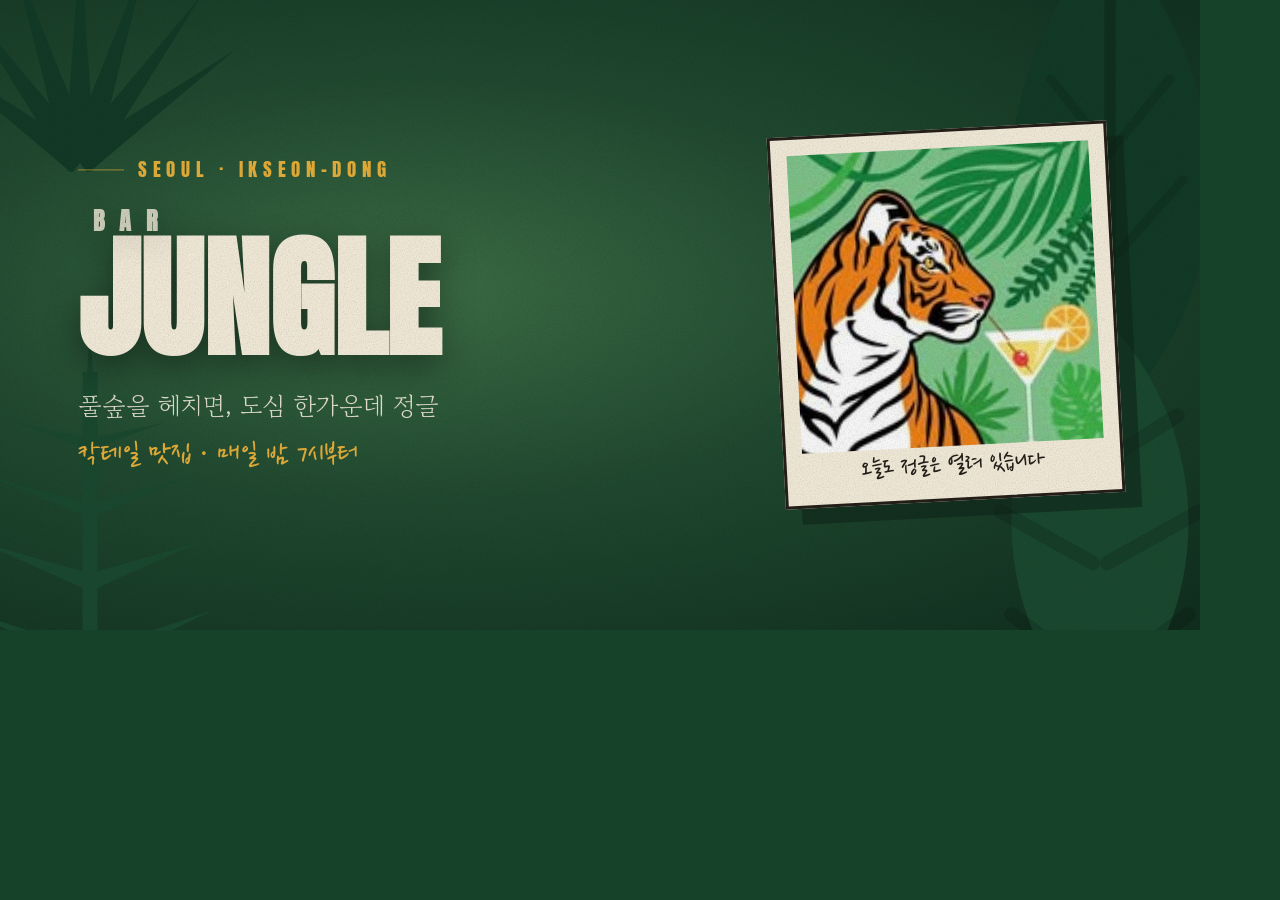
<file: tools/og-template.html>
<!DOCTYPE html><html lang="ko"><head><meta charset="utf-8">
<link rel="stylesheet" href="https://fonts.googleapis.com/css2?family=Anton&family=Gowun+Batang:wght@400;700&family=Nanum+Pen+Script&display=swap">
<style>
*{margin:0; padding:0; box-sizing:border-box;}
body{width:1200px; height:630px; overflow:hidden; background-color:#17422a; font-family:"Gowun Batang",serif;}
.og{position:relative; width:1200px; height:630px; overflow:hidden; background:radial-gradient(ellipse at 34% 46%, #3d6f47 0%, #204a30 44%, #0f2e1d 100%);}
.og::after{content:""; position:absolute; inset:0; z-index:9; opacity:0.4; mix-blend-mode:multiply; background-image:url("data:image/svg+xml,%3Csvg%20xmlns='http://www.w3.org/2000/svg'%20width='320'%20height='320'%3E%3Cfilter%20id='pg'%3E%3CfeTurbulence%20type='fractalNoise'%20baseFrequency='0.85'%20numOctaves='4'%20stitchTiles='stitch'/%3E%3CfeColorMatrix%20type='saturate'%20values='0'/%3E%3C/filter%3E%3Crect%20width='320'%20height='320'%20filter='url(%23pg)'/%3E%3C/svg%3E"); background-size:320px 320px;}
.leaf{position:absolute; z-index:1;}
.l1{left:-90px; top:-70px; width:340px;}
.l2{left:-60px; bottom:-120px; width:300px;}
.l3{right:-70px; top:-90px; width:320px;}
.l4{right:-40px; bottom:-110px; width:280px;}
.txt{position:absolute; left:78px; top:50%; transform:translateY(-50%); z-index:5; width:600px;}
.eyebrow{display:flex; align-items:center; gap:14px; font-family:"Anton",sans-serif; font-size:19px; letter-spacing:0.3em; color:#e8b13a;}
.eyebrow i{display:block; width:46px; height:1px; background:rgba(232,177,58,0.65);}
.logo{margin-top:20px; font-family:"Anton",sans-serif; color:#f7efdd; text-shadow:0 10px 34px rgba(0,0,0,0.42);}
.logo span{display:block; font-size:24px; letter-spacing:0.62em; text-indent:0.62em; opacity:0.82;}
.logo em{display:block; font-size:132px; line-height:0.92; font-style:normal;}
.sub{margin-top:26px; font-size:25px; line-height:1.55; color:#f7efdd; opacity:0.92;}
.hand{margin-top:10px; font-family:"Nanum Pen Script",cursive; font-size:31px; color:#e8b13a;}
.card{position:absolute; right:84px; top:50%; margin-top:-186px; z-index:6; width:340px; height:372px; padding:16px 16px 58px; background-color:#f7efdd; border:3px solid #241f18; box-shadow:16px 16px 0 rgba(13,35,23,0.55); transform:rotate(-3deg);}
.card img{display:block; width:100%; height:298px; object-fit:cover; image-rendering:auto;}
.card b{position:absolute; left:0; right:0; bottom:16px; text-align:center; font-family:"Nanum Pen Script",cursive; font-weight:400; font-size:26px; color:#241f18;}
</style></head><body>
<!-- 이 파일을 1200x630 으로 캡처해 images/og.jpg 로 저장하면 링크 미리보기 이미지가 갱신됩니다 -->
<div class="og">
<svg class="svg_defs" aria-hidden="true" focusable="false">
	<defs>
		<path id="lf_blade" d="M-7,0 Q-3,-52 0,-100 Q3,-52 7,0 Z"></path>
		<g id="lf_palm">
			<use href="#lf_blade" transform="rotate(-54) scale(0.86)"></use>
			<use href="#lf_blade" transform="rotate(-36) scale(0.94)"></use>
			<use href="#lf_blade" transform="rotate(-18)"></use>
			<use href="#lf_blade"></use>
			<use href="#lf_blade" transform="rotate(18)"></use>
			<use href="#lf_blade" transform="rotate(36) scale(0.94)"></use>
			<use href="#lf_blade" transform="rotate(54) scale(0.86)"></use>
		</g>
		<g id="lf_oval">
			<path d="M0,0 C-27,-24 -31,-72 0,-106 C31,-72 27,-24 0,0 Z"></path>
			<path d="M0,-8 L0,-94" fill="none" stroke="rgba(0,0,0,0.18)" stroke-width="2.5" stroke-linecap="round"></path>
			<path d="M0,-34 L-16,-52 M0,-34 L16,-52 M0,-58 L-13,-74 M0,-58 L13,-74" fill="none" stroke="rgba(0,0,0,0.12)" stroke-width="2" stroke-linecap="round"></path>
		</g>
		<g id="lf_frond">
			<path d="M-2.5,4 L-2.5,-118 L2.5,-118 L2.5,4 Z"></path>
			<use href="#lf_blade" transform="translate(0,-22) rotate(68) scale(0.44)"></use>
			<use href="#lf_blade" transform="translate(0,-22) rotate(-68) scale(0.44)"></use>
			<use href="#lf_blade" transform="translate(0,-48) rotate(70) scale(0.4)"></use>
			<use href="#lf_blade" transform="translate(0,-48) rotate(-70) scale(0.4)"></use>
			<use href="#lf_blade" transform="translate(0,-72) rotate(72) scale(0.34)"></use>
			<use href="#lf_blade" transform="translate(0,-72) rotate(-72) scale(0.34)"></use>
			<use href="#lf_blade" transform="translate(0,-94) rotate(74) scale(0.26)"></use>
			<use href="#lf_blade" transform="translate(0,-94) rotate(-74) scale(0.26)"></use>
			<use href="#lf_blade" transform="translate(0,-112) scale(0.2)"></use>
		</g>
		<g id="lf_split">
			<path d="M0,0 C-30,-26 -34,-78 0,-112 C34,-78 30,-26 0,0 Z"></path>
			<path d="M-2,-14 L-24,-30 M2,-14 L24,-30 M-2,-44 L-27,-58 M2,-44 L27,-58 M-2,-72 L-21,-84 M2,-72 L21,-84" fill="none" stroke="rgba(0,0,0,0.15)" stroke-width="4" stroke-linecap="round"></path>
		</g>
	</defs>
</svg>
<svg class="leaf l1" viewBox="-76 -104 152 108" fill="#123b26"><use href="#lf_palm"/></svg>
<svg class="leaf l2" viewBox="-50 -137 100 145" fill="#1a4a30"><use href="#lf_frond"/></svg>
<svg class="leaf l3" viewBox="-35 -111 70 115" fill="#123b26"><use href="#lf_oval"/></svg>
<svg class="leaf l4" viewBox="-38 -117 76 121" fill="#1a4a30"><use href="#lf_split"/></svg>
<div class="txt">
	<p class="eyebrow"><i></i>SEOUL · IKSEON-DONG</p>
	<h1 class="logo"><span>BAR</span><em>JUNGLE</em></h1>
	<p class="sub">풀숲을 헤치면, 도심 한가운데 정글</p>
	<p class="hand">칵테일 맛집 · 매일 밤 7시부터</p>
</div>
<div class="card"><img src="../images/og_tiger.jpg" alt=""><b>오늘도 정글은 열려 있습니다</b></div>
</div></body></html>
</file>
<file: css/init.css>
@charset "utf-8";
/* Reset S */
html, body, div, span, applet, object, iframe, h1, h2, h3, h4, h5, h6, p, blockquote, pre, a, abbr, acronym, address, big, cite, code, del, dfn, em, img, ins, kbd, q, s, samp, small, strike, strong, sub, sup, tt, var, b, u, i, center, dl, dt, dd, ol, ul, li, fieldset, form, label, legend, table, caption, tbody, tfoot, thead, tr, th, td, article, aside, canvas, details, embed, figure, figcaption, footer, header, hgroup, menu, nav, output, ruby, section, summary, time, mark, audio, video, button, input, textarea, select {margin:0; padding:0; border:0; font-size:100%; font:inherit; vertical-align:baseline; box-sizing:border-box;}
article, aside, details, figcaption, figure, footer, header, hgroup, menu, nav, section {display:block;}
html {-webkit-text-size-adjust:100%; scroll-behavior:smooth;}
body {line-height:1; font-family:"Gowun Batang", "Apple SD Gothic Neo", sans-serif; color:#241f18; background-color:#efe4cf; -webkit-font-smoothing:antialiased; -moz-osx-font-smoothing:grayscale;}
ol, ul, li {list-style:none;}
blockquote, q {quotes:none;}
blockquote:before, blockquote:after, q:before, q:after {content:""; content:none;}
table {border-collapse:collapse; border-spacing:0;}
a {color:inherit; text-decoration:none;}
img {max-width:100%; vertical-align:top;}
button {background:none; cursor:pointer; font-family:inherit;}
input, textarea, select {font-family:inherit; outline:none;}
mark {background:none;}
em, i {font-style:normal;}
strong, b {font-weight:inherit;}
address {font-style:normal;}
::selection {background-color:#1f4a35; color:#f7efdd;}
.blind {position:absolute; width:1px; height:1px; margin:-1px; overflow:hidden; clip:rect(0,0,0,0); white-space:nowrap;}
.svg_defs {position:absolute; width:0; height:0; overflow:hidden;}
/* Reset E */
</file>
<file: css/layout.css>
@charset "utf-8";

/* ==========================================================================
   화면 높이 기준값
   모바일 브라우저는 스크롤에 따라 주소창이 접히고 펴지면서 보이는 높이가
   계속 바뀐다. 100vh 로 두면 그때마다 섹션 높이가 따라 움직여서 화면이
   들썩이므로, 한 번 잰 값을 --vh 에 고정해 두고 그것만 쓴다.
   JS 가 꺼져 있거나 아직 안 돌았을 때를 대비해 svh > vh 순으로 받친다.
   ========================================================================== */
:root {--vh:1vh;}
@supports (height:1svh) {:root {--vh:1svh;}}

/* ==========================================================================
   BAR JUNGLE - layout.css
   ========================================================================== */

/* Utility S */
.font {font-family:"Anton", "Apple SD Gothic Neo", sans-serif; font-weight:400; letter-spacing:0.02em;}
.font2 {font-family:"Black Han Sans", "Apple SD Gothic Neo", sans-serif; font-weight:400;}
html[lang="ja"] .font2 {font-family:"Dela Gothic One", "Hiragino Sans", "Yu Gothic", sans-serif;}
/* 한글 서체에는 대만에서 쓰는 한자가 거의 없어 네모(두부)로 떨어진다 */
html[lang="zh"] .font2 {font-family:"Noto Sans TC", "PingFang TC", "Microsoft JhengHei", sans-serif; font-weight:900;}
html[lang="zh"] body, html[lang="zh"] input, html[lang="zh"] button, html[lang="zh"] select, html[lang="zh"] textarea {font-family:"Noto Sans TC", "PingFang TC", "Microsoft JhengHei", "Apple SD Gothic Neo", sans-serif;}
.font3 {font-family:"Nanum Pen Script", cursive; font-weight:400;}

.cm {color:#1f4a35 !important;}
.cs {color:#e8b13a !important;}
.cr {color:#d9622b !important;}
.cp {color:#c94f5c !important;}
.cl {color:#6aa85a !important;}
.cw {color:#f7efdd !important;}
.cb {color:#241f18 !important;}
.cg {color:#241f18 !important; opacity:0.45;}
.ch {color:#241f18 !important; opacity:0.72;}

.thin {font-weight:100 !important;}
.light {font-weight:300 !important;}
.regular {font-weight:400 !important;}
.medium {font-weight:500 !important;}
.semibold {font-weight:600 !important;}
.bold {font-weight:700 !important;}
.black {font-weight:900 !important;}

.title {font-size:30px; line-height:40px; letter-spacing:-0.02em;}
.title.t1 {font-size:40px; line-height:52px;}
.title.t2 {font-size:clamp(34px, 3.6458vw, 70px); line-height:1.28;}
.title.t3 {font-size:clamp(60px, 5.7292vw, 110px); line-height:1.1;}

.txt {font-size:18px; line-height:32px; letter-spacing:-0.01em;}
.txt.huge {font-size:25px; line-height:42px;}
.txt.big {font-size:20px; line-height:34px;}
.txt.normal {font-size:16px; line-height:28px;}
.txt.small {font-size:14px; line-height:26px;}
.txt.mini {font-size:13px; line-height:24px;}

.fade {opacity:0; transition:opacity 0.9s ease, transform 0.9s cubic-bezier(0.16,1,0.3,1);}
.fade.f_up {transform:translateY(46px);}
.fade.f_left {transform:translateX(46px);}
.fade.f_right {transform:translateX(-46px);}
.fade.f_delay03 {transition-delay:0.15s !important;}
.fade.f_delay06 {transition-delay:0.3s !important;}
.fade.f_delay09 {transition-delay:0.45s !important;}
.fade.f_delay12 {transition-delay:0.6s !important;}
.fade.f_delay15 {transition-delay:0.75s !important;}
.sec.on .fade {opacity:1; transform:none;}
/* Utility E */

/* Leaf Color S : 종이컷 잎사귀 톤 */
.lfc0 {fill:#0f3221;}
.lfc1 {fill:#17422a;}
.lfc2 {fill:#1f5535;}
.lfc3 {fill:#2f7346;}
.lfc4 {fill:#4b9553;}
.lfc5 {fill:#6aa85a;}
/* Leaf Color E */

/* Wrap S */
html {scroll-snap-type:y proximity;}
#wrap {position:relative; width:100%; overflow-x:clip;}
.jg_shade {position:fixed; left:0; top:0; width:100%; height:100%; z-index:880; pointer-events:none; opacity:0; background:radial-gradient(ellipse at 50% 42%, rgba(10,32,20,0) 26%, rgba(10,32,20,0.34) 62%, rgba(8,26,16,0.72) 100%);}
#wrap::after {content:""; position:fixed; left:0; top:0; width:100%; height:100%; z-index:900; pointer-events:none; opacity:0.42; mix-blend-mode:multiply; background-image:url("data:image/svg+xml,%3Csvg%20xmlns='http://www.w3.org/2000/svg'%20width='320'%20height='320'%3E%3Cfilter%20id='pg'%3E%3CfeTurbulence%20type='fractalNoise'%20baseFrequency='0.85'%20numOctaves='4'%20stitchTiles='stitch'/%3E%3CfeColorMatrix%20type='saturate'%20values='0'/%3E%3C/filter%3E%3Crect%20width='320'%20height='320'%20filter='url(%23pg)'/%3E%3C/svg%3E"); background-size:320px 320px;}
.sec {position:relative; display:flex; flex-direction:column; justify-content:safe center; width:100%; min-height:calc(var(--vh) * 100); padding:132px 0 108px; scroll-snap-align:start; z-index:2;}
.sec > div {position:relative; width:1400px; max-width:88%; margin:0 auto; z-index:3;}
.eyebrow, .a_eyebrow, .s_eyebrow, .m_eyebrow, .g_eyebrow, .v_eyebrow {display:flex; align-items:center; gap:10px; font-size:15px; letter-spacing:0.06em; color:#241f18; opacity:0.6; margin-bottom:22px;}
.a_eyebrow .font, .s_eyebrow .font, .m_eyebrow .font, .g_eyebrow .font, .v_eyebrow .font {font-size:19px; letter-spacing:0.12em;}
.a_eyebrow::before, .s_eyebrow::before, .m_eyebrow::before, .g_eyebrow::before, .v_eyebrow::before {content:""; display:block; width:30px; height:2px; background-color:currentColor;}
/* Wrap E */

/* Torn Paper Edge S : 찢어진 종이 경계 (윗 섹션 색을 물고 내려옴) */
.torn::before {content:""; position:absolute; left:0; top:-1px; width:100%; height:26px; z-index:6; background-color:#efe4cf; -webkit-mask-image:url("data:image/svg+xml,%3Csvg%20xmlns='http://www.w3.org/2000/svg'%20viewBox='0%200%20120%2026'%20width='120'%20height='26'%20preserveAspectRatio='none'%3E%3Cpath%20d='M0,0%20L120,0%20L120,13%20C110,22%20100,4%2090,13%20C80,22%2070,4%2060,13%20C50,22%2040,4%2030,13%20C20,22%2010,4%200,13%20Z'%20fill='%23000'/%3E%3C/svg%3E"); mask-image:url("data:image/svg+xml,%3Csvg%20xmlns='http://www.w3.org/2000/svg'%20viewBox='0%200%20120%2026'%20width='120'%20height='26'%20preserveAspectRatio='none'%3E%3Cpath%20d='M0,0%20L120,0%20L120,13%20C110,22%20100,4%2090,13%20C80,22%2070,4%2060,13%20C50,22%2040,4%2030,13%20C20,22%2010,4%200,13%20Z'%20fill='%23000'/%3E%3C/svg%3E"); -webkit-mask-repeat:repeat-x; mask-repeat:repeat-x; -webkit-mask-size:120px 26px; mask-size:120px 26px;}
#about.torn::before {background-color:#0d2317;}
#signature.torn::before {background-color:#f2e9d8;}
#menu.torn::before {background-color:#e5d5b6;}
#moment.torn::before {background-color:#1f4a35;}
#visit.torn::before {background-color:#17422a;}
#footer.torn::before {background-color:#0d2c1c;}
/* Torn Paper Edge E */

/* Header S */
#header {position:fixed; left:0; top:0; width:100%; height:96px; z-index:800; display:flex; align-items:center; justify-content:space-between; padding:0 60px; transition:0.4s;}
#header::before {content:""; position:absolute; left:0; top:0; width:100%; height:100%; background-color:#efe4cf; border-bottom:2px solid #241f18; opacity:0; transform:translateY(-100%); transition:0.45s cubic-bezier(0.16,1,0.3,1); z-index:-1;}
#header.fix {height:76px;}
#header.fix::before {opacity:1; transform:translateY(0);}
/* 로고와 오른쪽 유틸에 같은 폭을 줘, 가운데 메뉴가 화면 정중앙에 오게 한다.
   둘의 실제 폭이 달라(로고 93px, 유틸 250px) 그냥 space-between 으로는
   메뉴가 왼쪽으로 밀린다. */
.h_logo {position:relative; z-index:2; flex:1 1 0;}
.h_logo a {display:block; line-height:0;}
.h_gnb {position:relative; z-index:2;}
.hg_list {display:flex; align-items:center; gap:38px;}
.hgl_item a {position:relative; display:block; font-size:16px; color:#f7efdd; opacity:0.85; transition:0.3s;}
.hgl_item a::after {content:""; position:absolute; left:0; bottom:-7px; width:0; height:2px; background-color:#e8b13a; transition:0.35s cubic-bezier(0.16,1,0.3,1);}
.hgl_item a:hover {opacity:1;}
.hgl_item a:hover::after {width:100%;}
#header.fix .hgl_item a {color:#241f18;}
.h_book {position:relative; z-index:2; display:flex; align-items:center; gap:8px; height:46px; padding:0 24px; border:2px solid #f7efdd; border-radius:999px; font-size:15px; color:#f7efdd; transition:0.35s;}
.h_book i {display:block; width:7px; height:7px; border-radius:50%; background-color:#e8b13a; transition:0.35s;}
.h_book:hover {background-color:#e8b13a; border-color:#e8b13a; color:#241f18;}
.h_book:hover i {background-color:#241f18;}
#header.fix .h_book {border-color:#1f4a35; color:#1f4a35;}
#header.fix .h_book:hover {background-color:#1f4a35; border-color:#1f4a35; color:#f7efdd;}
#header.fix .h_book:hover i {background-color:#e8b13a;}
.h_toggle {display:none; position:relative; z-index:2; width:44px; height:44px; padding:11px 8px; flex-direction:column; justify-content:space-between;}
.h_toggle i {display:block; width:100%; height:2px; background-color:#f7efdd; transition:0.35s;}
#header.fix .h_toggle i {background-color:#241f18;}
#header.open .h_toggle i:nth-child(1) {transform:translateY(9px) rotate(45deg);}
#header.open .h_toggle i:nth-child(2) {opacity:0;}
#header.open .h_toggle i:nth-child(3) {transform:translateY(-9px) rotate(-45deg);}
/* Header E */

/* Jungle Veil S : 섹션마다 풀숲을 헤치고 들어감
   잎을 큰 SVG 하나에 몰아넣지 않고 개별 배치 → 박스에 잘린 단면이 생기지 않음
   --lsc 잎 크기 배율 / --vshift 다 열렸을 때 밀려나는 거리 */
.sec > .sv_veil {position:absolute; left:0; top:0; width:100%; max-width:none; height:calc(var(--vh) * 100); margin:0; z-index:5; overflow:hidden; pointer-events:none; --lsc:1; --vshift:-135%;}
.svv_side {position:absolute; top:0; width:58%; height:100%;}
.sv_veil.moving .svv_side {will-change:transform;}
.svv_l {left:-4%; transform:translateX(calc(var(--p,1) * var(--vshift)));}
.svv_r {right:-4%; top:-9%; transform:scaleX(-1) translateX(calc(var(--p,1) * var(--vshift)));}
.svl {position:absolute; height:auto; overflow:visible; width:calc(var(--lw,20) * var(--lsc) * 1vw); fill:var(--v1,#1a4a30);}
.svl.b {fill:var(--v2,#2f7346);}
.svl.n1 {left:-24%; top:-18%; --lw:23.1; transform:rotate(112deg);}
.svl.n2 {left:10%; top:-16%; --lw:22.6; transform:rotate(74deg);}
.svl.n3 {left:44%; top:-10%; --lw:20.7; transform:rotate(96deg);}
.svl.n4 {left:-20%; top:12%; --lw:23.9; transform:rotate(132deg);}
.svl.n5 {left:14%; top:20%; --lw:21.9; transform:rotate(80deg);}
.svl.n6 {left:48%; top:26%; --lw:21.4; transform:rotate(108deg);}
.svl.n7 {left:-22%; top:42%; --lw:23.1; transform:rotate(118deg);}
.svl.n8 {left:12%; top:50%; --lw:22.6; transform:rotate(70deg);}
.svl.n9 {left:46%; top:56%; --lw:20.7; transform:rotate(100deg);}
.svl.n10 {left:-18%; top:70%; --lw:23.9; transform:rotate(140deg);}
.svl.n11 {left:14%; top:78%; --lw:21.9; transform:rotate(84deg);}
.svl.n12 {left:46%; top:84%; --lw:21.4; transform:rotate(104deg);}
.svl.n19 {left:28%; top:2%; --lw:21.3; transform:rotate(148deg);}
.svl.n20 {left:-4%; top:32%; --lw:23.2; transform:rotate(92deg);}
.svl.n21 {left:30%; top:64%; --lw:21.3; transform:rotate(144deg);}
.svl.n22 {left:22%; top:36%; --lw:20.7; transform:rotate(122deg);}
.svl.n13 {left:-6%; top:6%; --lw:24.0; transform:rotate(122deg);}
.svl.n14 {left:28%; top:16%; --lw:15.2; transform:rotate(88deg);}
.svl.n15 {left:0%; top:40%; --lw:24.0; transform:rotate(134deg);}
.svl.n16 {left:32%; top:54%; --lw:15.2; transform:rotate(78deg);}
.svl.n17 {left:-4%; top:68%; --lw:24.0; transform:rotate(118deg);}
.svl.n18 {left:30%; top:86%; --lw:15.2; transform:rotate(100deg);}
#about {--v1:#2f7346; --v2:#4b9553;}
#signature {--v1:#235b39; --v2:#3f8a4c;}
#menu {--v1:#1a4a30; --v2:#2f7346;}
#moment {--v1:#123b26; --v2:#235b39;}
#visit {--v1:#0a2416; --v2:#17422a;}
/* Jungle Veil E */

/* Depth Nav S : 지금 정글의 몇 번째 층인지 */
#depth {position:fixed; right:36px; top:50%; transform:translateY(-50%); z-index:820;}
.d_list {display:flex; flex-direction:column; gap:2px;}
.dl_item a {position:relative; display:flex; align-items:center; justify-content:flex-end; gap:10px; height:34px; padding-right:22px; color:#f7efdd; transition:0.3s;}
.dl_item em {font-size:12px; letter-spacing:0.1em; opacity:0; transform:translateX(8px); transition:0.35s cubic-bezier(0.16,1,0.3,1);}
.dl_item span {font-size:12px; letter-spacing:0.02em; opacity:0; transform:translateX(8px); transition:0.35s cubic-bezier(0.16,1,0.3,1);}
.dl_item i {position:absolute; right:0; top:50%; width:12px; height:2px; margin-top:-1px; background-color:currentColor; opacity:0.4; transition:0.35s cubic-bezier(0.16,1,0.3,1);}
.dl_item a:hover em, .dl_item a:hover span {opacity:0.75; transform:translateX(0);}
.dl_item.on em {opacity:1; transform:translateX(0); color:#e8b13a;}
.dl_item.on span {opacity:0; transform:translateX(8px);}
.dl_item.on i {width:26px; opacity:1; background-color:#e8b13a;}
#depth.light .dl_item a {color:#241f18;}
/* Depth Nav E */

/* Hero S */
#hero {position:relative; width:100%; height:calc(var(--vh) * 100); min-height:660px; overflow:hidden; background-color:#0d2317; scroll-snap-align:start; z-index:1;}
.he_sky {position:absolute; left:0; top:0; width:100%; height:100%; background:radial-gradient(ellipse at 50% 60%, #4a7a4e 0%, #275034 38%, #0d2317 100%);}
.he_sky::after {content:""; position:absolute; left:0; top:0; width:100%; height:100%; background:radial-gradient(ellipse at 50% 44%, rgba(232,177,58,0.22) 0%, rgba(232,177,58,0) 46%);}
.he_far {position:absolute; left:0; bottom:0; width:100%; height:82%; opacity:0; transition:opacity 1.5s ease 0.4s;}
#hero.on .he_far {opacity:1;}

.he_animals {position:absolute; left:0; bottom:0; width:100%; height:100%; z-index:7;}
.hea_item {position:absolute; opacity:0; transform:translateY(70px) scale(0.46); transition:opacity 0.6s ease, transform 0.95s cubic-bezier(0.22,1.35,0.36,1);}
.hea_item svg {display:block; width:100%; height:auto; filter:drop-shadow(0 22px 26px rgba(0,0,0,0.4)); animation:a_bob 5s ease-in-out infinite; transform-origin:50% 100%;}
.hea_item:hover svg {animation-duration:1.1s;}
#hero.on .hea_item {opacity:1; transform:translateY(0) scale(1);}
#hero.on .hea_item.pop {transform:translateY(0) scale(1.12) rotate(-4deg); transition:transform 0.34s cubic-bezier(0.22,1.5,0.36,1) 0s;}
/* 동물과 잔을 번갈아 세워 서로 겹치지 않게 배치한다.
   폭은 --w 하나로 두고 margin-left 를 거기서 계산해, 화면이 넓어져도 중심이 틀어지지 않는다. */
.hea_item.snake  {--w:min(12vw,192px);  left:9%;    bottom:33%; z-index:3; transition-delay:1.82s;}
.hea_item.lion   {--w:min(15vw,240px);  left:27.5%; bottom:20%; z-index:4; transition-delay:1.55s;}
.hea_item.tiger  {--w:min(20vw,320px);  left:50%;   bottom:10%; z-index:5; transition-delay:1.35s;}
.hea_item.monkey {--w:min(13vw,208px);  left:71.5%; bottom:21%; z-index:4; transition-delay:1.68s;}
.hea_item.toucan {--w:min(11vw,176px);  left:88.5%; bottom:36%; z-index:3; transition-delay:1.94s;}
.hea_item {width:var(--w); margin-left:calc(var(--w) / -2);}
.hea_item.snake svg  {animation-duration:6.4s; animation-delay:0.2s;}
.hea_item.lion svg   {animation-duration:5.8s; animation-delay:0.4s;}
.hea_item.monkey svg {animation-duration:4.4s; animation-delay:0.8s;}
.hea_item.toucan svg {animation-duration:5.2s; animation-delay:1.1s;}
@keyframes a_bob {0%, 100% {transform:translateY(0) rotate(0deg);} 50% {transform:translateY(-12px) rotate(1.6deg);}}

.he_title {position:absolute; left:50%; top:12%; width:100%; transform:translateX(-50%); text-align:center; z-index:9; pointer-events:none;}
.het_eyebrow {display:flex; align-items:center; justify-content:center; gap:16px; font-size:14px; letter-spacing:0.34em; color:#e8b13a; opacity:0; transform:translateY(24px); transition:0.9s cubic-bezier(0.16,1,0.3,1) 1.5s;}
.het_eyebrow i {display:block; width:44px; height:1px; background-color:rgba(232,177,58,0.6);}
.het_logo {margin-top:13px; opacity:0; transform:translateY(34px) scale(0.94); transition:1s cubic-bezier(0.16,1,0.3,1) 1.62s;}
/* 가로뿐 아니라 세로에도 상한을 둔다. 노트북처럼 납작한 화면에서 로고가 세로를 다 먹고 동물과 부딪히던 문제 */
.het_logo img {display:block; width:min(34vw, 460px, calc(var(--vh) * 50)); height:auto; margin:0 auto; filter:drop-shadow(0 16px 36px rgba(0,0,0,0.45));}
.het_sub {margin-top:18px; font-size:clamp(15px, 1.0417vw, 20px); line-height:1.8; color:#f7efdd; opacity:0; transform:translateY(24px); transition:0.9s cubic-bezier(0.16,1,0.3,1) 1.82s;}
#hero.on .het_eyebrow, #hero.on .het_sub {opacity:0.9; transform:translateY(0);}
#hero.on .het_logo {opacity:1; transform:translateY(0) scale(1);}

.he_bush {position:absolute; left:0; top:0; width:100%; height:100%; z-index:6;}
/* overflow:visible 가 핵심이다.
   수풀 패널은 양옆으로 밀려나며 갈라지는데, 기본값(hidden)이면 SVG 가 제 박스
   경계에서 내용을 잘라 낸다. 패널이 기울어 있어서 그 경계가 화면 한가운데
   비스듬한 직선으로 드러나고, 잎이 칼로 벤 것처럼 보였다.
   밖으로 나가는 잎은 #hero 의 overflow:hidden 이 잡아 준다. */
.heb_leaf {position:absolute; bottom:-2%; height:114%; overflow:visible; transition:transform 2.1s cubic-bezier(0.62,0.02,0.2,1) 0.3s;}
.heb_l1 {left:-7%; width:66%; transform-origin:0% 100%;}
.heb_r1 {right:-7%; width:66%; transform-origin:100% 100%;}
.heb_l2 {left:-5%; width:56%; transform-origin:0% 100%; transition-delay:0.18s;}
.heb_r2 {right:-5%; width:56%; transform-origin:100% 100%; transition-delay:0.18s;}
#hero.on .heb_l1 {transform:translateX(-58%) rotate(-9deg);}
#hero.on .heb_r1 {transform:translateX(58%) rotate(9deg);}
#hero.on .heb_l2 {transform:translateX(-31%) rotate(-4.5deg);}
#hero.on .heb_r2 {transform:translateX(31%) rotate(4.5deg);}

.heb_eyes {position:absolute; left:0; top:0; width:100%; height:100%; z-index:2; transition:opacity 0.55s ease;}
#hero.on .heb_eyes {opacity:0;}
.hebe_pair {position:absolute; display:block; width:58px; height:12px;}
.hebe_pair::before, .hebe_pair::after {content:""; position:absolute; top:0; width:12px; height:12px; border-radius:50%; background-color:#e8b13a; box-shadow:0 0 18px 6px rgba(232,177,58,0.55); animation:e_blink 4.2s ease-in-out infinite;}
.hebe_pair::before {left:0;}
.hebe_pair::after {right:0;}
.hebe_pair.p1 {left:37%; top:44%;}
.hebe_pair.p2 {left:57%; top:36%; transform:scale(0.8);}
.hebe_pair.p2::before, .hebe_pair.p2::after {animation-delay:0.9s; background-color:#f0e3b4; box-shadow:0 0 18px 6px rgba(240,227,180,0.45);}
.hebe_pair.p3 {left:45%; top:63%; transform:scale(1.15);}
.hebe_pair.p3::before, .hebe_pair.p3::after {animation-delay:1.8s;}
.hebe_pair.p4 {left:62%; top:56%; transform:scale(0.7);}
.hebe_pair.p4::before, .hebe_pair.p4::after {animation-delay:2.6s; background-color:#a9c95d; box-shadow:0 0 18px 6px rgba(169,201,93,0.45);}
@keyframes e_blink {0%, 90%, 100% {transform:scaleY(1);} 94% {transform:scaleY(0.08);}}

.he_front {position:absolute; left:-2%; bottom:-4%; width:104%; height:27%; z-index:8; transform-origin:50% 100%; animation:l_sway 9s ease-in-out infinite; filter:drop-shadow(0 -8px 20px rgba(0,0,0,0.25));}
@keyframes l_sway {0%, 100% {transform:rotate(-0.7deg);} 50% {transform:rotate(0.7deg);}}

.he_scroll {position:absolute; left:50%; bottom:38px; z-index:10; display:flex; flex-direction:column; align-items:center; gap:12px; margin-left:-40px; width:80px; font-size:12px; letter-spacing:0.28em; text-indent:0.28em; color:#f7efdd; opacity:0; transition:opacity 0.8s ease 2.4s;}
.he_scroll i {display:block; width:1px; height:52px; background:linear-gradient(to bottom, rgba(247,239,221,0.9), rgba(247,239,221,0)); animation:s_drop 2.2s ease-in-out infinite;}
#hero.on .he_scroll {opacity:0.85;}
@keyframes s_drop {0% {transform:scaleY(0); transform-origin:50% 0;} 55% {transform:scaleY(1); transform-origin:50% 0;} 56% {transform:scaleY(1); transform-origin:50% 100%;} 100% {transform:scaleY(0); transform-origin:50% 100%;}}
/* Hero E */

/* About S */
#about {background-color:#f2e9d8;}
.a_wrap {text-align:center;}
.a_deco {position:absolute; right:-60px; top:-120px; width:300px; opacity:0.14; z-index:-1;}
.a_deco svg {width:100%; height:auto; overflow:visible;}	/* 어떤 경우에도 잎이 박스에 잘리지 않게 */
.a_eyebrow {justify-content:center;}
.a_eyebrow::before {display:none;}
.a_title {margin-bottom:44px;}
.a_txt {max-width:880px; margin:0 auto;}
.a_txt p + p {margin-top:26px;}
.a_point {display:flex; justify-content:center; gap:24px; margin-top:76px;}
.ap_item {flex:1; max-width:340px; padding:40px 28px; background-color:#f7efdd; border:2px solid #241f18; box-shadow:9px 9px 0 rgba(36,31,24,0.9); transition:0.35s cubic-bezier(0.16,1,0.3,1);}
.sec.on .ap_item:hover {transform:translate(-5px,-5px); box-shadow:14px 14px 0 rgba(36,31,24,0.9);}
.ap_item em {display:block; font-size:32px; margin-bottom:14px;}
.ap_item strong {display:block; font-size:21px; font-weight:700; color:#1f4a35; margin-bottom:10px;}
/* About E */

/* Signature S */
#signature {background-color:#e5d5b6;}
.s_wrap {text-align:center;}
.s_eyebrow {justify-content:center;}
.s_eyebrow::before {display:none;}
.s_title {margin-bottom:48px;}
/* 시그니처 : 한 줄 가로 슬라이드. 라이브러리 없이 네이티브 스크롤 스냅을 씀 */
.s_slider {position:relative; width:100vw; margin-left:calc(50% - 50vw);}
.s_list {display:flex; gap:22px; overflow-x:auto; overflow-y:hidden; scroll-snap-type:x mandatory; overscroll-behavior-x:contain; -webkit-overflow-scrolling:touch; scroll-behavior:smooth; scrollbar-width:none; padding:10px max(6vw, calc(50vw - 700px)) 30px; scroll-padding-left:max(6vw, calc(50vw - 700px));}
.s_list::-webkit-scrollbar {display:none;}
/* 마우스로 끌 수 있다는 걸 커서로 알린다. 터치 기기에는 커서가 없으므로 제외. */
@media (hover:hover) and (pointer:fine) {
	.s_list {cursor:grab;}
	.s_list.is_drag {cursor:grabbing;}
}
/* 끄는 동안에는 스냅과 부드러운 스크롤을 꺼 둔다.
   켜 둔 채로 scrollLeft 를 직접 쓰면 매 프레임 제자리로 되돌아간다. */
.s_list.is_drag {scroll-snap-type:none; scroll-behavior:auto; user-select:none; -webkit-user-select:none;}
.s_list.is_drag .sl_item {pointer-events:none;}
.s_list:focus-visible {outline:2px solid #1f4a35; outline-offset:4px;}
.sl_item {flex:0 0 auto; width:clamp(226px, 21vw, 282px); scroll-snap-align:start;}
.ss_nav {position:absolute; top:34%; z-index:4; width:52px; height:52px; border:2px solid #241f18; border-radius:50%; background-color:#f7efdd; box-shadow:4px 4px 0 rgba(36,31,24,0.85); transition:0.25s; cursor:pointer;}
.ss_nav i {display:block; width:11px; height:11px; margin:0 auto; border-top:2.5px solid #241f18; border-right:2.5px solid #241f18;}
.ss_prev {left:max(2vw, calc(50vw - 740px));}
.ss_next {right:max(2vw, calc(50vw - 740px));}
.ss_prev i {transform:translateX(2px) rotate(-135deg);}
.ss_next i {transform:translateX(-2px) rotate(45deg);}
.ss_nav:hover {background-color:#e8b13a;}
.ss_nav[disabled] {opacity:0; pointer-events:none;}
.sl_item {background-color:#f7efdd; border:2px solid #241f18; box-shadow:10px 10px 0 rgba(36,31,24,0.9); text-align:left; overflow:hidden; transition:opacity 0.9s ease, transform 0.45s cubic-bezier(0.16,1,0.3,1), box-shadow 0.45s ease;}
.sec.on .sl_item:hover {transform:translate(-6px,-6px); box-shadow:17px 17px 0 rgba(36,31,24,0.9);}
/* 4:3 자리.
   aspect-ratio 는 구형 기기에서 무시되어 높이가 0 이 된다. 지도와 같은 이유로
   어디서나 되는 padding 비율을 쓰고, 안쪽은 절대 위치로 앉힌다. */
.sli_pic {position:relative; width:100%; border-bottom:2px solid #241f18; overflow:hidden;}
.sli_pic::before {content:""; display:block; width:100%; padding-top:75%;}
.sli_pic svg {position:absolute; left:19%; top:50%; width:62%; height:auto; transform:translateY(-50%); filter:drop-shadow(0 10px 14px rgba(0,0,0,0.18));}
.sli_pic img {position:absolute; left:0; top:0; width:100%; height:100%; object-fit:cover; display:block;}
.sli_pic.has_pic {background-color:#17422a;}
.sl_item.c1 .sli_pic {background-color:#2f7346;}
.sl_item.c2 .sli_pic {background-color:#17422a;}
.sl_item.c3 .sli_pic {background-color:#d9622b;}
.sl_item.c4 .sli_pic {background-color:#c94f5c;}
.sl_item.c5 .sli_pic {background-color:#1c7a87;}
.sl_item.c6 .sli_pic {background-color:#e8b13a;}
.sli_txt {padding:20px 18px 22px;}
.sli_txt > em {display:block; font-size:13px; letter-spacing:0.16em; color:#d9622b; margin-bottom:9px;}
.sli_name {display:block; font-family:"Anton", sans-serif; font-size:17px; line-height:1.24; color:#1f4a35; margin-bottom:8px; word-break:break-word;}
.sli_name span {display:block; margin-top:5px; font-family:"Gowun Batang", serif; font-size:13px; font-weight:700; color:#241f18; opacity:0.7;}
.sli_meta {display:flex; align-items:center; justify-content:space-between; gap:12px; margin-top:12px;}
.sli_meta .mgli_alc {margin:0;}
.sli_meta .mgli_alc b {background-color:#d9622b;}
.sli_meta .mgli_alc b.off {background-color:rgba(36,31,24,0.18);}
.sli_meta b.font {font-size:15px; letter-spacing:0.03em; color:#1f4a35;}
.sli_note {margin-top:12px; padding-top:12px; border-top:1px dashed rgba(36,31,24,0.3); font-family:"Nanum Pen Script", cursive; font-size:17px; line-height:1.45; color:#241f18; opacity:0.85;}
/* Signature E */

/* Menu S */
#menu {background-color:#26603c;}
.m_wrap {display:flex; flex-direction:column; align-items:stretch; gap:52px;}
.m_head {width:100%; text-align:center;}
.m_eyebrow {justify-content:center; color:#f7efdd; opacity:0.6;}
.m_eyebrow::before {display:none;}
.m_title {margin-bottom:20px;}
.m_hand {font-family:"Nanum Pen Script", cursive; font-size:22px; color:#e8b13a;}
.m_body {display:block;}
.mg_title {position:relative; padding-bottom:16px; margin-bottom:22px; border-bottom:2px solid rgba(247,239,221,0.35); font-size:23px; letter-spacing:0.16em; color:#e8b13a;}
.mgl_item {padding:11px 0; color:#f7efdd;}
/* 이름·지표·점선·가격을 한 줄에 다 넣으려다, 폭이 모자라면 이름 칸이 먼저
   눌렸다. 와인처럼 지표가 붙는 줄은 2단 배치의 한 칸(태블릿에서 380px 남짓)
   안에서 이름이 126px 까지 줄어 3.6줄로 갈라졌다.
   이름에 최소 폭을 주고 줄바꿈을 허용해, 들어가면 한 줄로 두고 모자라면
   이름이 제 줄을 차지하게 한다. 접힌 줄은 order 로 지표 → 점선 → 가격
   순서로 세우고, 점선이 남는 자리를 늘려 가격이 오른쪽 끝에 붙는다. */
.mgli_row {display:flex; align-items:flex-end; flex-wrap:wrap; gap:2px 13px;}
.mgli_name {font-size:17px; font-weight:700; line-height:1.45; min-width:min(100%, 11em); order:0;}
.mgli_name span {display:inline-block; margin-left:9px; font-size:13px; font-weight:400; opacity:0.58;}
.mgli_name .mgli_vol {margin-left:7px; font-size:12px; opacity:0.4;}
.mgli_row i {flex:1; min-width:16px; height:1px; margin:0 0 6px; border-bottom:1px dotted rgba(247,239,221,0.32); order:2;}
.mgli_row em {font-size:16px; letter-spacing:0.04em; opacity:0.92; white-space:nowrap; order:3; margin-left:auto;}
.mgli_alc {display:inline-flex; align-items:center; gap:3px; margin:0 0 5px; order:1;}
.mgli_alc b {width:5px; height:5px; border-radius:50%; background-color:#e8b13a;}
.mgli_alc b.off {background-color:rgba(247,239,221,0.24);}
.mgli_meter {display:inline-flex; align-items:center; margin:0 0 4px; font-size:11px; letter-spacing:0.02em; opacity:0.5; order:1;}
.mgli_meter b {width:4px; height:4px; border-radius:50%; margin-left:3px; background-color:#e8b13a;}
.mgli_meter b:first-of-type {margin-left:6px;}
.mgli_meter b.off {background-color:rgba(247,239,221,0.24);}
.mgli_note {font-size:12px; opacity:0.5; white-space:nowrap; order:4;}
.mgli_desc {margin-top:5px; padding-right:64px; font-size:13px; line-height:1.68; opacity:0.5;}
.mp_sub {margin:38px 0 10px; padding-bottom:10px; border-bottom:1px solid rgba(247,239,221,0.2); font-size:15px; letter-spacing:0.14em; color:#e8b13a;}
.mp_panel > .mp_sub:first-child {margin-top:0;}
/* Menu E */

/* Moment S */
#moment {background-color:#17422a;}
.g_wrap {text-align:center;}
.g_eyebrow {justify-content:center; color:#f7efdd; opacity:0.6;}
.g_eyebrow::before {display:none;}
.g_title {margin-bottom:48px;}
.g_list {display:grid; grid-template-columns:repeat(3, 1fr); gap:24px;}
.gl_item {padding:16px 16px 20px; background-color:#f7efdd; border:2px solid #241f18; box-shadow:9px 9px 0 rgba(36,31,24,0.85); transition:opacity 0.9s ease, transform 0.45s cubic-bezier(0.16,1,0.3,1);}
.sec.on .gl_item:hover {transform:rotate(-1.6deg) translateY(-6px);}
.gli_thumb {position:relative; width:100%; aspect-ratio:4/3; overflow:hidden; background-color:#123b26;}
.gli_thumb img {display:block; width:100%; height:100%; object-fit:cover; transition:transform 0.6s cubic-bezier(0.16,1,0.3,1);}
.sec.on .gl_item:hover .gli_thumb img {transform:scale(1.05);}
.gli_cap {margin-top:14px; font-family:"Nanum Pen Script", cursive; font-size:20px; color:#241f18; opacity:0.85;}
.g_more {display:inline-flex; align-items:center; gap:12px; margin-top:44px; padding:19px 34px; border:2px solid #241f18; border-radius:999px; font-size:16px; color:#241f18; background-color:#f7efdd; transition:0.35s;}
.g_more .font {font-size:18px; letter-spacing:0.08em; color:#1f4a35; transition:0.35s;}
.g_more i {display:block; width:9px; height:9px; border-top:2px solid #241f18; border-right:2px solid #241f18; transform:rotate(45deg); transition:0.35s;}
/* 좁은 화면에서 두 줄이 될 때 낱말 가운데가 끊기지 않게, 줄 간격도 넉넉히 */
.g_more span {word-break:keep-all; line-height:1.5;}
.g_more {border-color:rgba(247,239,221,0.45); background-color:transparent; color:#f7efdd;}
.g_more .font {color:#e8b13a;}
.g_more i {border-top-color:#f7efdd; border-right-color:#f7efdd;}
.g_more:hover {background-color:#e8b13a; border-color:#e8b13a; color:#241f18;}
.g_more:hover .font {color:#241f18;}
.g_more:hover i {border-top-color:#241f18; border-right-color:#241f18; transform:rotate(45deg) translate(3px,-3px);}
/* Moment E */

/* Visit S */
#visit {background-color:#0d2c1c;}
.v_wrap {display:flex; align-items:flex-start; gap:110px;}
.v_left {width:42%; flex-shrink:0;}
.v_eyebrow {color:#f7efdd; opacity:0.6;}
.v_title {margin-bottom:22px;}
.v_hand {font-family:"Nanum Pen Script", cursive; font-size:23px; color:#a9c95d; margin-bottom:38px;}
.v_btn {display:inline-flex; align-items:center; gap:12px; padding:21px 40px; background-color:#e8b13a; border:2px solid #e8b13a; border-radius:999px; font-size:17px; font-weight:700; color:#241f18; transition:0.35s;}
.v_btn i {display:block; width:9px; height:9px; border-top:2px solid #241f18; border-right:2px solid #241f18; transform:rotate(45deg); transition:0.35s;}
.v_btn:hover {background-color:transparent; color:#e8b13a;}
.v_btn:hover i {border-color:#e8b13a; transform:rotate(45deg) translate(4px,-4px);}
.v_right {flex:1;}
.vi_row {display:flex; gap:34px; padding:34px 0; border-top:1px solid rgba(247,239,221,0.24);}
.vi_row:last-child {border-bottom:1px solid rgba(247,239,221,0.24);}
.vir_tit {width:120px; flex-shrink:0; padding-top:5px; font-size:15px; letter-spacing:0.14em; color:#e8b13a;}
.vir_txt p:last-child, .vir_txt address + p {margin-top:8px; color:#f7efdd; opacity:0.6;}
/* Visit E */

/* ==========================================================================
   굿즈 페이지 (/goods.php)
   메인과 따로 도는 페이지라 여기 규칙은 메인에 닿지 않는다.
   ========================================================================== */
/* 섹션 색은 메뉴(#26603c)와 모먼트(#17422a) 사이에 놓아, 아래로 갈수록
   깊어지는 흐름을 끊지 않는다. 찢긴 종이 경계는 윗 섹션 색을 물고 내려온다. */
#goods {background-color:#1f4a35; --v1:#174430; --v2:#2a6a41;}
#goods.torn::before {background-color:#26603c;}
/* 단독 페이지(/goods.php)는 한 화면 높이로 잡을 이유가 없다 */
#wrap.sub {background-color:#1f4a35;}
#wrap.sub .gd_sec {min-height:0; padding:150px 0 110px;}
.sub_header {position:fixed;}
.sub_header .hg_list {gap:28px;}
.gd_wrap {position:relative; width:1400px; max-width:88%; margin:0 auto; z-index:3;}
.gd_eyebrow {display:flex; align-items:center; gap:10px; font-size:15px; letter-spacing:0.06em; color:#f7efdd; opacity:0.6; margin-bottom:22px;}
.gd_eyebrow .font {font-size:19px; letter-spacing:0.12em; color:#e8b13a; opacity:1;}
.gd_title {margin-bottom:18px;}
.gd_hand {font-family:"Nanum Pen Script", cursive; font-size:23px; color:#a9c95d; margin-bottom:54px;}
.gd_empty {font-size:17px; color:#f7efdd; opacity:0.6;}

/* 격자(단독 페이지)와 가로 슬라이드(메인)를 같은 카드로 쓴다. */
.gd_grid {display:grid; grid-template-columns:repeat(4, 1fr); gap:34px;}
/* 슬라이드일 때는 .s_list 가 가로 배치를 맡고, 여기서는 카드 폭만 정한다. */
.gd_slider .gd_item {flex:0 0 auto; width:clamp(230px, 22vw, 300px); scroll-snap-align:start;}
.gd_item {background-color:#f7efdd; border:2px solid #241f18; box-shadow:10px 10px 0 rgba(36,31,24,0.9); overflow:hidden; transition:transform 0.45s cubic-bezier(0.16,1,0.3,1), box-shadow 0.45s ease;}
.gd_item:hover {transform:translate(-6px,-6px); box-shadow:17px 17px 0 rgba(36,31,24,0.9);}

/* 홍보 포스터는 세로로 길다. 정사각으로 자르면 위쪽 글자가 어정쩡하게 잘린다.
   3:4 로 잡아 포스터가 거의 그대로 들어가게 한다.
   aspect-ratio 는 구형 기기에서 무시되므로 padding 비율을 쓴다. */
.gdi_pic {position:relative; width:100%; border-bottom:2px solid #241f18; overflow:hidden; background-color:#17422a;}
.gdi_pic::before {content:""; display:block; width:100%; padding-top:133.33%;}
.gdi_pic img {position:absolute; left:0; top:0; width:100%; height:100%; object-fit:cover; display:block;}
.gdi_badge {position:absolute; left:0; top:14px; padding:6px 14px; border:2px solid #241f18; border-left:0; font-family:"Anton", sans-serif; font-size:13px; letter-spacing:0.1em; color:#241f18; background-color:#e8b13a;}
.gdi_badge.b_sale {background-color:#d9622b; color:#f7efdd;}
.gdi_badge.b_soldout {background-color:#241f18; color:#f7efdd;}
.gd_item.is_sold .gdi_pic img {filter:grayscale(0.85); opacity:0.5;}

.gdi_txt {padding:20px 20px 24px;}
.gdi_name {display:block; font-size:18px; font-weight:700; line-height:1.4; color:#241f18;}
.gdi_price {margin-top:10px; display:flex; align-items:baseline; gap:8px;}
.gdi_price s {font-size:14px; color:#241f18; opacity:0.42;}
.gdi_price b {font-size:21px; letter-spacing:0.03em; color:#1f4a35;}
.gdi_note {margin-top:7px; font-size:13px; color:#d9622b;}
.gdi_desc {margin-top:9px; font-size:13px; line-height:1.6; color:#241f18; opacity:0.6;}

/* 어떻게 사는지 */
.gd_how {margin-top:68px; padding:38px 40px; background-color:rgba(247,239,221,0.08); border:2px dashed rgba(247,239,221,0.4); text-align:center;}
.gdh_tit {display:block; font-size:19px; font-weight:700; color:#e8b13a; margin-bottom:12px;}
.gdh_txt {font-size:16px; line-height:1.75; color:#f7efdd; opacity:0.8;}
.gdh_btn {display:inline-flex; align-items:center; gap:12px; margin-top:26px; padding:18px 34px; background-color:#e8b13a; border:2px solid #e8b13a; border-radius:999px; font-size:16px; font-weight:700; color:#241f18; transition:0.35s;}
.gdh_btn i {display:block; width:9px; height:9px; border-top:2px solid #241f18; border-right:2px solid #241f18; transform:rotate(45deg); transition:0.35s;}
.gdh_btn:hover {background-color:transparent; color:#e8b13a;}
.gdh_btn:hover i {border-color:#e8b13a; transform:rotate(45deg) translate(4px,-4px);}

/* ==========================================================================
   팝업 : 메인에 잠깐 띄우는 알림
   ========================================================================== */
.jp_layer {position:fixed; left:0; top:0; width:100%; height:100%; z-index:1300; display:flex; align-items:center; justify-content:center; padding:4vh 4vw; overflow:auto; background-color:rgba(10,28,18,0.88);}
.jp_layer[hidden] {display:none;}
.jp_wrap {width:min(90vw, 540px); background-color:#f7efdd; border:2px solid #241f18; box-shadow:14px 14px 0 rgba(36,31,24,0.55);}

/* 슬라이더 기본값(화면 끝까지 늘리고 좌우 여백을 크게 주는 것)을 되돌린다.
   팝업 안에서는 한 장이 상자를 꽉 채워야 한다. */
/* 클래스를 둘 겹쳐 쓴다. .s_list 쪽은 화면 폭별로 gap 을 다시 주는 규칙이
   뒤에 더 있어서, 클래스 하나짜리로는 덮이지 않는다. */
.jp_wrap .jp_slider {position:relative; width:100%; margin-left:0;}
.jp_slider .jp_list {gap:0; padding:0; scroll-padding-left:0;}
.jp_slider .jp_item {flex:0 0 100%; width:100%; scroll-snap-align:start;}
.jp_pic {display:block; line-height:0;}
.jp_pic img {display:block; width:100%; height:auto;}
a.jp_pic {cursor:pointer;}

/* 화살표는 그림 위에 겹친다. 한 장뿐이면 슬라이더가 알아서 꺼 준다. */
.jp_slider .ss_nav {top:50%; transform:translateY(-50%); width:42px; height:42px; box-shadow:3px 3px 0 rgba(36,31,24,0.8);}
.jp_slider .ss_prev {left:12px;}
.jp_slider .ss_next {right:12px;}

.jp_foot {display:flex; align-items:center; justify-content:space-between; gap:12px; padding:13px 16px; border-top:2px solid #241f18;}
.jp_today {display:inline-flex; align-items:center; gap:7px; font-size:14px; color:#241f18; opacity:0.78; cursor:pointer;}
.jp_today input {width:16px; height:16px; accent-color:#1f4a35; cursor:pointer;}
.jp_close {padding:10px 20px; background-color:#241f18; border:2px solid #241f18; font-family:"Anton", sans-serif; font-size:14px; letter-spacing:0.06em; color:#f7efdd; cursor:pointer; transition:0.25s;}
.jp_close:hover {background-color:#e8b13a; color:#241f18;}

/* ==========================================================================
   이벤트 : 가챠 뽑기와 룰렛 (/event.php)
   메인과 따로 도는 페이지라 여기 규칙은 메인에 닿지 않는다.
   ========================================================================== */
#event {background-color:#1f4a35; background-image:radial-gradient(ellipse at 50% 28%, rgba(90,170,110,0.22), rgba(31,74,53,0) 62%);}
#wrap.sub .ev_sec {min-height:0; padding:140px 0 100px;}
.ev_wrap {position:relative; width:1400px; max-width:88%; margin:0 auto; text-align:center; z-index:3;}
.ev_eyebrow {display:inline-flex; align-items:center; gap:10px; font-size:15px; letter-spacing:0.06em; color:#f7efdd; opacity:0.6; margin-bottom:16px;}
.ev_eyebrow .font {font-size:19px; letter-spacing:0.12em; color:#e8b13a; opacity:1;}
.ev_title {margin-bottom:40px;}
.ev_empty {font-size:17px; color:#f7efdd; opacity:0.6;}

.ev_stage {display:flex; flex-direction:column; align-items:center; gap:30px;}

/* ── 룰렛 ── */
.ev_wheelbox {position:relative; width:min(80vw, 380px);}
.ev_wheelbox::before {content:""; display:block; width:100%; padding-top:100%;}
.ev_wheel {position:absolute; left:0; top:0; width:100%; height:100%; filter:drop-shadow(0 16px 30px rgba(0,0,0,0.45)); transition:transform 4.6s cubic-bezier(0.12,0.72,0.12,1);}
.ev_wheel svg {display:block; width:100%; height:100%; overflow:visible;}
/* 칸 색이 제각각이라 글씨에 어두운 테두리를 둘러 어디서나 읽히게 한다 */
.ev_wt {fill:#f7efdd; font-family:"Apple SD Gothic Neo", "Noto Sans KR", sans-serif; font-weight:700; text-anchor:middle; dominant-baseline:central; paint-order:stroke; stroke:#241f18; stroke-width:3.2px; stroke-linejoin:round;}
.ev_hub {position:absolute; left:50%; top:50%; width:74px; height:74px; margin:-37px 0 0 -37px; border-radius:50%; background-color:#f7efdd; border:5px solid #241f18; box-shadow:0 4px 12px rgba(0,0,0,0.3); display:flex; align-items:center; justify-content:center; z-index:3;}
.ev_hub span {font-family:"Black Han Sans", sans-serif; font-size:30px; line-height:1; color:#1f4a35;}
/* 바늘은 12시에서 아래를 가리킨다. 멈춘 칸을 읽는 기준이다. */
/* 바늘. 꼭대기 꼭지를 축으로 꺾이게 해서 못을 지날 때마다 튄다. */
.ev_pin {position:absolute; left:50%; top:-26px; width:44px; height:62px; margin-left:-22px; z-index:4; overflow:visible; transform-origin:50% 15%; transition:transform 0.07s ease-out;}
.evp_shadow {fill:rgba(36,31,24,0.45);}
.evp_leaf {fill:#e8b13a; stroke:#241f18; stroke-width:3.4; stroke-linejoin:round;}
.evp_rib {fill:none; stroke:#241f18; stroke-width:1.8; stroke-linecap:round; opacity:0.38;}
.evp_cap {fill:#f7efdd; stroke:#241f18; stroke-width:3.4;}

/* ── 돌리기 버튼 : 나뭇잎 한 장 ── */
.ev_box {position:relative; display:inline-block; padding:0; background:none; border:0; cursor:pointer; line-height:0;}
.evb_leaf {display:block; width:clamp(200px, 46vw, 280px); height:auto; overflow:visible; filter:drop-shadow(6px 7px 0 rgba(36,31,24,0.85)); transition:transform 0.35s cubic-bezier(0.16,1,0.3,1), filter 0.35s ease;}
/* 잎은 초록. 바탕이 짙은 초록이라 한 단계 밝은 잎 색을 써야 떠 보인다.
   사이트 잎사귀에 쓰는 색 그대로다. */
.evl_body {fill:#6aa85a; stroke:#241f18; stroke-width:7; stroke-linejoin:round; transition:fill 0.3s ease;}
.evl_vein {fill:none; stroke:#241f18; stroke-width:2.6; stroke-linecap:round; opacity:0.32;}
.evb_txt {position:absolute; left:50%; top:50%; transform:translate(-50%, -50%); font-size:clamp(16px, 3.6vw, 21px); letter-spacing:0.06em; color:#241f18; line-height:1; white-space:nowrap; pointer-events:none;}
.ev_box:hover .evb_leaf {transform:translateY(-5px) rotate(-2deg); filter:drop-shadow(9px 11px 0 rgba(36,31,24,0.85));}
.ev_box:hover .evl_body {fill:#a9c95d;}
/* 돌아가는 동안에는 잎이 가만히 가라앉는다. 흔들면 정신이 없다. */
.ev_box[disabled] {cursor:default;}
.ev_box[disabled] .evb_leaf {transform:none; opacity:0.5; filter:drop-shadow(3px 4px 0 rgba(36,31,24,0.6));}
.ev_box[disabled] .evb_txt {opacity:0.55;}

.ev_hand {margin-top:26px; font-family:"Nanum Pen Script", cursive; font-size:21px; color:#a9c95d;}

/* ── 오늘의 경품 ── */
.ev_prizes {margin-top:52px; padding-top:34px; border-top:1px dashed rgba(247,239,221,0.3);}
.evp_tit {font-size:15px; letter-spacing:0.16em; color:#e8b13a; margin-bottom:20px;}
.evp_list {display:flex; flex-wrap:wrap; align-items:flex-start; justify-content:center; gap:20px;}
.evp_item {width:116px;}
.evp_pic {display:flex; align-items:center; justify-content:center; width:100%; aspect-ratio:1/1; margin-bottom:9px; background-color:#17422a; border:2px solid #241f18; overflow:hidden;}
.evp_pic img {display:block; width:100%; height:100%; object-fit:cover;}
.evp_pic[data-mark]::before {content:attr(data-mark); font-family:"Black Han Sans", sans-serif; font-size:30px; color:#f7efdd; opacity:0.5;}
.evp_nm {display:block; font-size:13px; line-height:1.4; color:#f7efdd; opacity:0.78; word-break:keep-all;}

/* ── 결과 ── */
.ev_result {position:fixed; left:0; top:0; width:100%; height:100%; z-index:1300; display:flex; align-items:center; justify-content:center; padding:5vh 5vw; background-color:rgba(10,28,18,0.92);}
.ev_result[hidden] {display:none;}
.evr_box {position:relative; width:min(88vw, 390px); padding:42px 26px 26px; background-color:#f7efdd; border:3px solid #241f18; box-shadow:13px 13px 0 rgba(36,31,24,0.55); text-align:center; animation:evr_pop 0.45s cubic-bezier(0.22,1.4,0.36,1);}
@keyframes evr_pop {from {transform:scale(0.86); opacity:0;} to {transform:scale(1); opacity:1;}}
.evr_ribbon {position:absolute; left:50%; top:-17px; transform:translateX(-50%); padding:8px 22px; background-color:#d9622b; border:3px solid #241f18; font-size:14px; letter-spacing:0.14em; color:#f7efdd; white-space:nowrap;}
.evr_pic {width:176px; height:176px; margin:0 auto 20px; border:3px solid #241f18; background-color:#17422a; overflow:hidden;}
.evr_pic img {display:block; width:100%; height:100%; object-fit:cover;}
.evr_pic.no_img {display:flex; align-items:center; justify-content:center; font-family:"Black Han Sans", sans-serif; font-size:48px; color:#f7efdd; opacity:0.6;}
.evr_name {display:block; font-size:23px; font-weight:700; line-height:1.35; color:#241f18; word-break:keep-all;}
.evr_msg {margin-top:11px; font-size:15px; line-height:1.65; color:#241f18; opacity:0.72; word-break:keep-all;}
.evr_again {margin-top:24px; padding:14px 30px; background-color:#241f18; border:3px solid #241f18; font-family:"Anton", sans-serif; font-size:14px; letter-spacing:0.08em; color:#f7efdd; cursor:pointer; transition:0.25s;}
.evr_again:hover {background-color:#e8b13a; color:#241f18;}

/* Footer S */
#footer {position:relative; padding:96px 0 130px; background-color:#241f18; overflow:hidden; scroll-snap-align:start;}
.f_wrap {position:relative; z-index:3; width:1400px; max-width:88%; margin:0 auto; display:flex; align-items:center; justify-content:space-between; gap:30px;}
.f_logo img {display:block; width:auto; height:46px;}
.f_sns a {font-size:14px; letter-spacing:0.16em; color:#e8b13a; border-bottom:1px solid rgba(232,177,58,0.5); padding-bottom:4px; transition:0.3s;}
.f_sns a:hover {color:#f7efdd; border-color:#f7efdd;}
.f_copy {color:#f7efdd; opacity:0.45; letter-spacing:0.04em;}
.f_copy .font {font-size:15px; letter-spacing:0.1em;}
.f_leaf {position:absolute; left:0; bottom:0; width:100%; height:110px; z-index:1; opacity:0.5;}
/* Footer E */

/* Motion 최소화 대응 S */
@media (prefers-reduced-motion:reduce) {
	*, *::before, *::after {animation-duration:0.01ms !important; animation-iteration-count:1 !important; transition-duration:0.01ms !important;}
	.fade {opacity:1 !important; transform:none !important;}
	html {scroll-snap-type:none !important;}
	.svv_l {transform:translateX(-215%) !important;}
	.svv_r {transform:scaleX(-1) translateX(-215%) !important;}
	.jg_shade {opacity:0 !important;}
	.s_list {scroll-behavior:auto !important;}
}
/* Motion 최소화 대응 E */

/* Header Util : 언어 전환 S */
.h_logo img {display:block; width:auto; height:42px; transition:0.4s;}
#header.fix .h_logo img {height:36px;}
.h_util {position:relative; z-index:2; display:flex; align-items:center; justify-content:flex-end; gap:16px; flex:1 1 0;}
.h_lang {display:flex; align-items:center; gap:2px; padding:4px; border:2px solid rgba(247,239,221,0.34); border-radius:999px; transition:0.35s;}
.hl_btn {padding:7px 13px; border-radius:999px; font-family:"Anton", sans-serif; font-size:12px; letter-spacing:0.1em; color:#f7efdd; opacity:0.6; transition:0.25s;}
.hl_btn:hover {opacity:1;}
.hl_btn.on {background-color:#f7efdd; color:#1f4a35; opacity:1;}
#header.fix .h_lang {border-color:rgba(36,31,24,0.28);}
#header.fix .hl_btn {color:#241f18;}
#header.fix .hl_btn.on {background-color:#1f4a35; color:#f7efdd;}
/* Header Util : 언어 전환 E */

/* Hero Pride / Instagram S */
.het_row {display:flex; align-items:center; justify-content:center; flex-wrap:wrap; gap:10px 14px; margin-top:18px;}
.het_pride {display:flex; width:fit-content; align-items:center; gap:11px; margin:0; padding:9px 22px 9px 16px; border:1.5px solid rgba(247,239,221,0.42); border-radius:999px; opacity:0; transform:translateY(24px); transition:0.9s cubic-bezier(0.16,1,0.3,1) 1.96s;}
.hp_bow {width:34px; height:19px; flex-shrink:0;}
.het_pride span {font-size:13px; letter-spacing:0.18em; color:#f7efdd;}
/* 인스타 링크는 PRIDE 뱃지 아래 줄에 둔다. 한 줄에 나란히 두면
   두 가지가 같은 무게로 읽혀 뱃지 문구가 묻힌다. */
.het_igrow {margin-top:11px; text-align:center;}
.het_ig {display:inline-block; margin:0; padding:2px 4px; font-size:13px; letter-spacing:0.16em; color:#e8b13a; opacity:0; transform:translateY(20px); transition:0.9s cubic-bezier(0.16,1,0.3,1) 2.1s; pointer-events:auto;}
.het_ig:hover {color:#f7efdd;}
#hero.on .het_pride {opacity:1; transform:translateY(0);}
#hero.on .het_ig {opacity:0.9; transform:translateY(0);}
/* Hero Pride / Instagram E */

/* Hero Cocktail S : 동물과 함께 바 이미지 강조 */
.hea_drink {position:absolute; opacity:0; transform:translateY(54px) scale(0.5); transition:opacity 0.6s ease, transform 0.9s cubic-bezier(0.22,1.35,0.36,1);}
.hea_drink svg {display:block; width:100%; height:auto; filter:drop-shadow(0 16px 20px rgba(0,0,0,0.35)); animation:a_bob 5.6s ease-in-out infinite; transform-origin:50% 100%;}
#hero.on .hea_drink {opacity:1; transform:translateY(0) scale(1);}
.hea_drink {width:var(--w); margin-left:calc(var(--w) / -2);}
.hea_drink.d_snake  {--w:min(4vw,64px); left:17.5%; bottom:36%; z-index:6; transition-delay:2.10s;}
.hea_drink.d_lion   {--w:min(4vw,64px); left:37.5%; bottom:28%; z-index:6; transition-delay:2.22s;}
.hea_drink.d_tiger  {--w:min(4vw,64px); left:62.5%; bottom:29%; z-index:6; transition-delay:2.34s;}
.hea_drink.d_monkey {--w:min(4vw,64px); left:80.5%; bottom:28%; z-index:6; transition-delay:2.46s;}
.hea_drink.d_toucan {--w:min(4vw,64px); left:96.5%; bottom:39%; z-index:6; transition-delay:2.58s;}
.hea_drink.d_lion svg   {animation-duration:4.8s; animation-delay:0.5s;}
.hea_drink.d_tiger svg  {animation-duration:6.2s; animation-delay:0.9s;}
.hea_drink.d_monkey svg {animation-duration:5.2s; animation-delay:1.3s;}
.hea_drink.d_toucan svg {animation-duration:5.6s; animation-delay:1.7s;}
/* Hero Cocktail E */

/* About Notice S : 함께하는 공간 안내 */
.a_notice {max-width:880px; margin:56px auto 0; padding:34px 38px; background-color:#f7efdd; border:2px solid #241f18; box-shadow:9px 9px 0 rgba(36,31,24,0.9);}
.an_bow {width:38px; height:21px; margin-bottom:14px;}
.an_tit {display:block; font-size:19px; font-weight:700; color:#1f4a35; margin-bottom:12px;}
/* 제목이 한 문장이라 좁은 화면에서 줄이 바뀐다. keep-all 이 없으면
   '공간입/니다' 처럼 낱말 가운데가 갈린다.
   한국어에만 건다. 일본어는 원래 아무 데서나 끊는 것이 정상이라,
   같이 걸면 긴 가타카나가 통째로 밀려 상자 밖으로 삐져나간다. */
html[lang="ko"] .an_tit, html[lang="ko"] .an_txt {word-break:keep-all;}
.an_txt {margin:0;}
/* About Notice E */

/* Signature Soon S */
/* Signature Soon E */

/* Menu Tabs S : 항목이 많아 분류별로 전환 */
.m_tabs {display:flex; justify-content:center; flex-wrap:wrap; gap:10px; margin-bottom:38px;}
.mt_btn {padding:13px 28px; border:2px solid rgba(247,239,221,0.3); border-radius:999px; font-family:"Anton", sans-serif; font-size:16px; letter-spacing:0.12em; color:#f7efdd; opacity:0.75; transition:0.28s;}
.mt_btn:hover {opacity:1; border-color:rgba(247,239,221,0.6);}
/* 시즌 탭에만 붙는 별.
   이번 시즌 메뉴라는 것을 한눈에 알리려고 모서리에 스티커처럼 얹는다.
   버튼 밖으로 걸치므로 버튼이 기준점이 되어야 한다. */
.mt_season {position:relative; overflow:visible;}
/* 색연필로 그은 듯한 오각별.
   선만 남겨 안쪽 오각형이 비쳐 보이게 한다. 꽉 채우면 작은 크기에서
   그냥 덩어리로 보인다.
   꼭짓점을 조금씩 흔들고 선을 살짝 휘게 해 손맛을 주고, feTurbulence 로
   가장자리를 거칠게 만들어 종이에 그은 결을 흉내 낸다. 연한 선을 한 번
   덧그어 필압 차이도 냈다. 그림자는 뺐다 - 속이 비어 있어 지저분해진다. */
.mt_star {position:absolute; right:-9px; top:-11px; width:26px; height:26px; stroke:#d9622b; transform-origin:50% 50%; animation:mt_twinkle 3.4s ease-in-out infinite;}
.mt_season:hover .mt_star {stroke:#e8b13a;}
@keyframes mt_twinkle {
	0%, 100% {transform:rotate(-8deg) scale(1);}
	50%      {transform:rotate(6deg) scale(1.12);}
}

.mt_btn.on {background-color:#e8b13a; border-color:#e8b13a; color:#241f18; opacity:1;}
/* 탭 머리말 : 탭을 열자마자 보이도록 목록 위에 한 줄로 둔다. */
.mp_notice {display:block; margin-bottom:24px; text-align:center; font-size:14px; letter-spacing:0.02em; color:#e8b13a;}
/* 시즌 메뉴 : 설명도 가격도 없이 포스터만 건다.
   보통 한 장만 올라오므로 가운데에 액자처럼 세운다. 격자 대신 flex 를 쓰면
   한 장일 때 저절로 가운데로 가고, 두세 장이 되어도 그대로 나뉜다. */
.ms_list {display:flex; flex-wrap:wrap; justify-content:center; gap:30px;}
.ms_item {margin:0; flex:0 1 calc((100% - 60px) / 3); max-width:460px;}
.ms_item:only-child {flex:0 1 520px; max-width:520px;}

/* 종이 테두리를 둘러 붙여 둔 포스터처럼 보이게 한다.
   살짝 기울여 뒀다가 손을 올리면 반듯해지며 떠오른다. */
.ms_btn {display:block; width:100%; padding:14px 14px 16px; border:2px solid #241f18; background-color:#f7efdd; box-shadow:10px 10px 0 rgba(36,31,24,0.9); cursor:zoom-in; transform:rotate(-1.4deg); transition:transform 0.45s cubic-bezier(0.16,1,0.3,1), box-shadow 0.45s ease;}
.ms_item:nth-child(even) .ms_btn {transform:rotate(1.2deg);}
.ms_btn img {display:block; width:100%; height:auto; border:1px solid rgba(36,31,24,0.35);}
.ms_btn:hover {transform:rotate(0deg) translate(-4px,-6px); box-shadow:16px 16px 0 rgba(36,31,24,0.9);}
.ms_btn:focus-visible {outline:3px solid #e8b13a; outline-offset:5px;}

/* 눌러서 크게 볼 수 있다는 것을 알려 준다. 포스터의 재료 글씨가 작아
   이 안내가 없으면 그냥 그림인 줄 알고 지나친다. */
.ms_hint {margin-top:26px; text-align:center; font-family:"Nanum Pen Script", cursive; font-size:21px; color:#f7efdd; opacity:0.55;}

.ms_view {position:fixed; left:0; top:0; width:100%; height:100%; z-index:1200; display:flex; align-items:center; justify-content:center; padding:5vh 5vw; background-color:rgba(10,28,18,0.94);}
.ms_view[hidden] {display:none;}
.ms_view img {display:block; max-width:100%; max-height:90vh; width:auto; height:auto; border:2px solid #241f18; box-shadow:0 20px 60px rgba(0,0,0,0.5);}
.ms_close {position:absolute; right:22px; top:22px; width:46px; height:46px; border:2px solid rgba(247,239,221,0.6); border-radius:50%; background:none; cursor:pointer; transition:0.25s;}
.ms_close::before, .ms_close::after {content:""; position:absolute; left:12px; top:20px; width:18px; height:2px; background-color:#f7efdd;}
.ms_close::before {transform:rotate(45deg);}
.ms_close::after {transform:rotate(-45deg);}
.ms_close:hover {border-color:#e8b13a;}
.ms_close:hover::before, .ms_close:hover::after {background-color:#e8b13a;}

.mp_panel {display:none;}
.mp_panel.on {display:block; animation:mp_in 0.5s cubic-bezier(0.16,1,0.3,1);}
.mp_panel .mg_list {columns:2; column-gap:64px;}
.mp_panel .mgl_item {break-inside:avoid;}
@keyframes mp_in {from {opacity:0; transform:translateY(16px);} to {opacity:1; transform:none;}}
/* Menu Tabs E */

/* Visit Map / Hours S */
/* 비율 상자
   aspect-ratio 는 iOS 15 / 크롬 88 부터라 그 아래 기기에서는 무시되고
   높이가 0 이 되어 지도가 통째로 사라진다. 어디서나 되는 padding 비율로 잡는다.
   --ratio 는 세로/가로 백분율. */
.v_map {position:relative; width:100%; margin-top:40px; border:2px solid rgba(247,239,221,0.5); overflow:hidden; background-color:#0a2416; --ratio:62.5%;}
.v_map::before {content:""; display:block; width:100%; padding-top:var(--ratio);}
.vm_link {position:absolute; left:0; top:0; display:block; width:100%; height:100%;}
/* 그림은 16:10 한 장인데 화면에 따라 칸의 비율이 달라진다.
   cover 로 가운데를 잘라, 어느 비율에서도 핀이 가운데 남는다. */
.vm_link img {display:block; width:100%; height:100%; object-fit:cover; transition:transform 0.6s cubic-bezier(0.16,1,0.3,1);}
.vm_link:hover img {transform:scale(1.03);}
.vm_link:focus-visible {outline:3px solid #e8b13a; outline-offset:-3px;}
.vm_att {position:absolute; left:10px; bottom:10px; z-index:2; padding:3px 7px; background-color:rgba(247,239,221,0.78); font-size:10px; letter-spacing:0.01em; color:#3c362c; pointer-events:none;}
.vm_open {position:absolute; right:12px; bottom:12px; z-index:3; display:inline-flex; align-items:center; gap:8px; padding:10px 18px; background-color:#f7efdd; border:2px solid #241f18; font-size:13px; color:#241f18; transition:0.3s;}
.vm_open i {display:block; width:7px; height:7px; border-top:2px solid #241f18; border-right:2px solid #241f18; transform:rotate(45deg); transition:0.3s;}
.vm_link:hover .vm_open {background-color:#e8b13a;}
.vm_link:hover .vm_open i {transform:rotate(45deg) translate(2px,-2px);}
.vir_hours {display:flex; flex-direction:column; gap:7px; margin-bottom:12px;}
.vir_hours li {display:flex; align-items:baseline; gap:16px;}
.vir_hours b {min-width:76px; font-size:17px; font-weight:700; color:#f7efdd;}
.vir_hours em {font-size:18px; letter-spacing:0.04em; color:#f7efdd; opacity:0.92;}
/* 365 OPEN! 은 요일 줄 위에 얹는 알림이라, 시간 칸을 비우고 색을 달리한다. */
.vir_hours .vh_open b {min-width:0; font-family:"Anton", sans-serif; font-size:16px; letter-spacing:0.1em; color:#e8b13a;}
/* RESERVE 의 인스타 주소도 메인처럼 눌러서 넘어가게 */
.vir_ig {color:#f7efdd; border-bottom:1px solid rgba(247,239,221,0.45); padding-bottom:2px; transition:0.3s;}
.vir_ig:hover {color:#e8b13a; border-color:#e8b13a;}
/* Visit Map / Hours E */

/* Responsive S */
@media all and (max-width:1800px) {
	#header {padding:0 46px;}
	.sec {padding:140px 0;}
	.a_point {gap:20px;}
	.m_wrap {gap:76px;}
	.v_wrap {gap:80px;}
	.s_list {gap:18px;}
	.ss_nav {width:46px; height:46px;}
	.g_list {gap:28px;}
}

@media all and (max-width:1600px) {
	.h_logo img {height:38px;}
	.a_notice {margin-top:46px; padding:30px 32px;}
	#header {height:88px; padding:0 38px;}
	.hg_list {gap:30px;}
	.sec {padding:126px 0;}
	#about {padding-top:140px;}
	#menu {padding:150px 0;}
	#visit {padding:146px 0;}
	.a_point {margin-top:62px;}
	.ap_item {padding:34px 24px;}
	.sli_txt {padding:24px 22px 28px;}
	.sli_name {font-size:22px;}
	.m_wrap {gap:44px;}
	.v_wrap {gap:64px;}
	.v_left {width:44%;}
}

@media all and (max-width:1440px) {
	.h_logo img {height:34px;}
	.hl_btn {padding:6px 11px; font-size:11px;}
	.h_util {gap:12px;}
	.mt_btn {padding:11px 22px; font-size:15px;}
	.mp_panel .mg_list {column-gap:44px;}
	.gd_grid {grid-template-columns:repeat(3, 1fr); gap:28px;}
	.ms_item {flex:0 1 calc((100% - 24px) / 2); max-width:420px;}
	.ms_list {gap:24px;}
	#header {height:82px; padding:0 30px;}
	.h_logo em {font-size:25px;}
	.hg_list {gap:26px;}
	.hgl_item a {font-size:15px;}
	.h_book {height:42px; padding:0 20px; font-size:14px;}
	.sec {padding:112px 0;}
	#about {padding-top:126px;}
	#menu {padding:132px 0;}
	#visit {padding:130px 0;}
	.sec > div, .f_wrap {max-width:90%;}
	.txt {font-size:17px; line-height:30px;}
	.txt.big {font-size:18px; line-height:31px;}
	.a_deco {width:240px; right:-30px;}
	.ap_item em {font-size:28px;}
	.ap_item strong {font-size:19px;}
	.s_title, .g_title {margin-bottom:54px;}
	.sli_name {font-size:20px;}
	.sli_note {font-size:19px;}
	.mp_panel .mg_list {column-gap:44px;}
	#depth {right:26px;}
	.vir_tit {width:100px;}
	.gli_cap {font-size:20px;}
}

@media all and (max-width:1280px) {
	.het_logo img {width:min(38vw, calc(var(--vh) * 50));}
	.v_map {margin-top:32px;}
	.sec {padding:100px 0;}
	#about {padding-top:112px;}
	#menu {padding:118px 0;}
	#visit {padding:116px 0;}
	.a_point {flex-wrap:wrap; gap:18px;}
	.ap_item {flex:0 0 calc(50% - 9px); max-width:none;}


	#depth {right:18px;}
	.v_wrap {gap:48px;}
	.v_left {width:46%;}
	.g_list {grid-template-columns:repeat(3, 1fr); gap:22px;}
}

@media all and (max-width:1024px) {
	.h_logo img {height:32px;}
	#header.fix .h_logo img {height:30px;}
	.h_util {gap:10px;}
	.h_lang {padding:3px;}
	.hl_btn {padding:6px 7px; font-size:10px; letter-spacing:0.04em;}
	.het_logo img {width:min(52vw, calc(var(--vh) * 44));}
	.a_notice {margin-top:40px;}
	.v_map {--ratio:75%;}
	#header {height:72px; padding:0 22px;}
	/* 메뉴가 덮개로 빠지면 가운데를 비워 둘 이유가 없다 */
	.h_logo, .h_util {flex:0 0 auto;}
	.h_gnb {position:fixed; left:0; top:0; width:100%; height:calc(var(--vh) * 100); background-color:#0f3221; display:flex; align-items:center; justify-content:center; opacity:0; visibility:hidden; transition:0.45s cubic-bezier(0.16,1,0.3,1); z-index:1;}
	#header.open .h_gnb {opacity:1; visibility:visible;}
	.hg_list {flex-direction:column; gap:26px;}
	.hgl_item a {font-size:24px; color:#f7efdd !important;}
	.h_book {display:none;}
	.h_toggle {display:flex;}
	#header.open .h_toggle i {background-color:#f7efdd !important;}
	#hero {min-height:600px;}	/* 1024 이하 태블릿까지만 */
	.gd_grid {grid-template-columns:repeat(2, 1fr); gap:24px;}
	#wrap.sub .gd_sec {padding:120px 0 90px;}
	.he_title {top:16%;}
	.sec {padding:88px 0;}
	#about {padding-top:100px;}
	#menu {padding:100px 0;}
	#visit {padding:100px 0;}
	.a_deco {display:none;}
	html {scroll-snap-type:y proximity;}
	.sec > .sv_veil {--lsc:1.6; --vshift:-165%;}
	.sec {padding:108px 0 88px;}
	.m_wrap {gap:40px;}
	#depth {right:12px;}
	.dl_item span {display:none;}
	.v_wrap {flex-direction:column; align-items:stretch; gap:48px;}
	.v_left {width:100%;}
	.g_list {grid-template-columns:repeat(2, 1fr);}
	.f_wrap {flex-wrap:wrap; justify-content:center; text-align:center; gap:20px;}
	.f_copy {width:100%;}
}

@media all and (max-width:768px) {
	/* 폰에서는 최소높이를 풀어 히어로가 고정된 화면 높이와 정확히 일치하게 한다.
	   min-height 가 더 크면 그만큼 히어로가 화면 밖으로 넘쳐 스냅 지점이 어긋난다. */
	#hero {min-height:0;}
	/* 좁은 화면에서는 한 줄에 열 개를 세울 수 없다.
	   동물을 위로 올리고 잔은 그 아래 수풀 앞에 한 줄로 놓아 서로 닿지 않게 한다. */
	.hea_item.snake  {--w:15vw; left:10%; bottom:41%;}
	.hea_item.lion   {--w:20vw; left:27%; bottom:36%;}
	.hea_item.tiger  {--w:25vw; left:50%; bottom:35%;}
	.hea_item.monkey {--w:18vw; left:73%; bottom:36%;}
	.hea_item.toucan {--w:15vw; left:90%; bottom:42%;}
	/* 잔은 제 동물 바로 아래에 붙인다.
	   한 줄로 나란히 두면 높이가 제각각인 동물들과 사이가 벌어져 따로 노는데,
	   동물의 bottom 에서 일정한 vw 만큼만 내리면 간격이 고르게 유지된다.
	   빼는 값은 잔 높이 + 여백 - 동물 그림의 아래 여백 이고, 전부 vw 라
	   화면이 세로로 길어지거나 짧아져도 간격이 그대로다. */
	.hea_drink.d_snake  {--w:9vw; left:10%; bottom:calc(41% - 12.2vw);}
	.hea_drink.d_lion   {--w:9vw; left:27%; bottom:calc(36% - 11.9vw);}
	.hea_drink.d_tiger  {--w:9vw; left:50%; bottom:calc(35% - 11.0vw);}
	.hea_drink.d_monkey {--w:9vw; left:73%; bottom:calc(36% - 11.5vw);}
	.hea_drink.d_toucan {--w:9vw; left:90%; bottom:calc(42% - 12.3vw);}
	/* 모바일 성능 : 풀숲 앞쪽 장식 잎 6장은 생략. 덮는 역할은 뒤쪽 잎들이 한다. */
	.svl.n13, .svl.n14, .svl.n15, .svl.n16, .svl.n17, .svl.n18 {display:none;}
	.h_logo img {height:28px;}
	#header.fix .h_logo img {height:26px;}
	.het_logo img {width:min(66vw, calc(var(--vh) * 42));}
	/* margin-top 은 두 줄로 따로 놓였던 시절의 흔적이다. 지금은 인스타 링크와
	   het_row 한 줄에 나란히 서는데, 뱃지만 18px 내려가 높이가 어긋나 있었다. */
	.het_pride {padding:7px 16px 7px 13px; gap:8px;}
	.hp_bow {width:28px; height:16px;}
	.het_pride span {font-size:11px; letter-spacing:0.12em;}
	.het_ig {font-size:12px;}
	.a_notice {padding:24px 20px; box-shadow:7px 7px 0 rgba(36,31,24,0.9);}
	.an_tit {font-size:17px;}
	/* 가로로 밀어 보는 줄이었는데, 중간쯤 밀면 양 끝 버튼이 반씩 잘려 보였다.
	   탭이 11개라 어떻게 밀어도 끝은 잘린다. 줄을 바꿔 한눈에 다 보이게 한다.
	   글자와 여백을 줄여 줄 수가 늘어나는 만큼을 상쇄한다. */
	.m_tabs {flex-wrap:wrap; justify-content:center; overflow-x:visible; gap:7px; margin-bottom:26px;}
	.mt_btn {padding:9px 15px; font-size:12.5px; letter-spacing:0.08em;}
	.mt_star {right:-7px; top:-9px; width:22px; height:22px;}
	.mp_panel .mg_list {columns:1;}
	.gd_grid {grid-template-columns:1fr; gap:22px;}
	#wrap.sub .gd_sec {padding:104px 0 70px;}
	#wrap.sub .ev_sec {padding:104px 0 70px;}
	.ev_title {margin-bottom:30px;}
	.ev_stage {gap:24px;}
	.ev_hub {width:60px; height:60px; margin:-30px 0 0 -30px; border-width:4px;}
	.ev_hub span {font-size:25px;}
	.ev_prizes {margin-top:40px; padding-top:26px;}
	.evp_list {gap:14px;}
	.evp_item {width:calc((100% - 28px) / 3);}
	.evr_pic {width:148px; height:148px;}
	.jp_layer {padding:3vh 4vw;}
	.jp_wrap {width:92vw; box-shadow:9px 9px 0 rgba(36,31,24,0.55);}
	.jp_slider .ss_nav {width:36px; height:36px;}
	.jp_slider .ss_prev {left:8px;}
	.jp_slider .ss_next {right:8px;}
	.gd_hand {margin-bottom:34px; font-size:20px;}
	.gd_how {margin-top:46px; padding:28px 20px;}
	.gdh_btn {padding:15px 26px; font-size:15px;}
	.sub_header .hg_list {gap:18px;}
	.ms_list {gap:22px;}
	.ms_item, .ms_item:only-child {flex:0 1 100%; max-width:100%;}
	.ms_btn {padding:10px 10px 12px; box-shadow:7px 7px 0 rgba(36,31,24,0.9);}
	.ms_hint {margin-top:20px; font-size:18px;}
	.ms_close {right:12px; top:12px; width:40px; height:40px;}
	.ms_close::before, .ms_close::after {left:10px; top:17px; width:16px;}
	.v_map {--ratio:100%; margin-top:26px;}
	.vir_hours b {min-width:64px; font-size:16px;}
	.vir_hours em {font-size:17px;}
	.sec {padding:76px 0;}
	#about {padding-top:86px;}
	#menu, #visit {padding:86px 0;}
	.sec > div, .f_wrap {max-width:88%;}
	.title.t2 {font-size:29px;}
	.txt {font-size:16px; line-height:29px;}
	.txt.big {font-size:17px; line-height:30px;}
	.het_logo em {font-size:15vw;}
	.het_sub {font-size:15px;}
	.he_title {top:13%;}
	.he_front {height:26%;}
	.a_point {flex-direction:column; gap:14px;}
	.ap_item {flex:none; width:100%; padding:28px 22px; box-shadow:7px 7px 0 rgba(36,31,24,0.9);}
	.s_list {gap:14px; padding-bottom:24px;}
	.ss_nav {display:none;}
	.sl_item {box-shadow:7px 7px 0 rgba(36,31,24,0.9);}
	.sli_pic::before {padding-top:62.5%;}	/* 16:10 */
	.sli_pic svg {width:38%;}
	html {scroll-snap-type:none;}
	.sec > .sv_veil {--lsc:2.4; --vshift:-215%;}
	#depth {display:none;}

	/* 폰에서는 예외 없이 이름이 한 줄을 다 쓰게 한다. 아래 기본 규칙만으로도
	   대부분 접히지만, 좁은 화면에서는 모든 줄이 같은 모양이어야 목록이
	   한 결로 읽힌다. */
	.mgli_name {font-size:16px; flex:1 0 100%;}
	.mgli_name span {display:block; margin:3px 0 0 0;}
	.mgli_row {gap:2px 10px;}
	.mgli_alc, .mgli_meter {margin-bottom:1px;}
	.mgli_meter {font-size:10.5px;}
	.mgli_row i {min-width:14px; margin:0 0 5px;}
	.mgli_desc {padding-right:0; font-size:12.5px;}
	.g_list {grid-template-columns:1fr; gap:20px;}
	.gl_item {box-shadow:7px 7px 0 rgba(36,31,24,0.85);}
	.gli_thumb {aspect-ratio:4/3;}
	.vi_row {flex-direction:column; gap:10px; padding:26px 0;}
	.vir_tit {width:auto;}
	.g_more, .v_btn {padding:16px 26px; font-size:15px;}
}

@media all and (max-width:480px) {
	.h_logo img {height:25px;}
	.het_logo img {width:min(74vw, calc(var(--vh) * 46));}
	.hl_btn {padding:5px 5px; letter-spacing:0;}
	#header {padding:0 18px;}
	.h_logo span {font-size:14px;}
	.h_logo em {font-size:22px;}
	.sec > div, .f_wrap {max-width:86%;}
	.title.t2 {font-size:26px;}
	.het_eyebrow {font-size:11px; letter-spacing:0.24em; gap:10px;}
	.het_eyebrow i {width:26px;}
	.het_logo em {font-size:17vw;}
	.het_hand {font-size:19px;}
	.sli_note, .gli_cap, .m_hand, .v_hand {font-size:17px;}

	.f_logo img {height:38px;}
}
/* 좁고 납작한 창 : 제목 + 동물 + 잔을 세로로 다 담을 높이가 부족하다.
   전체를 한 단계씩 줄이고 수풀도 낮춰 잔이 묻히지 않게 한다. */
@media all and (max-width:768px) and (max-height:820px) {
	.het_logo img {width:min(56vw, calc(var(--vh) * 34));}
	.he_front {height:22%;}
	.hea_item.snake  {--w:13vw; bottom:38%;}
	.hea_item.lion   {--w:17vw; bottom:34%;}
	.hea_item.tiger  {--w:21vw; bottom:33%;}
	.hea_item.monkey {--w:15vw; bottom:34%;}
	.hea_item.toucan {--w:13vw; bottom:39%;}
	.hea_drink.d_snake  {--w:8vw; bottom:calc(38% - 11.2vw);}
	.hea_drink.d_lion   {--w:8vw; bottom:calc(34% - 10.9vw);}
	.hea_drink.d_tiger  {--w:8vw; bottom:calc(33% - 10.1vw);}
	.hea_drink.d_monkey {--w:8vw; bottom:calc(34% - 10.6vw);}
	.hea_drink.d_toucan {--w:8vw; bottom:calc(39% - 11.0vw);}
}

/* Responsive E */
</file>
